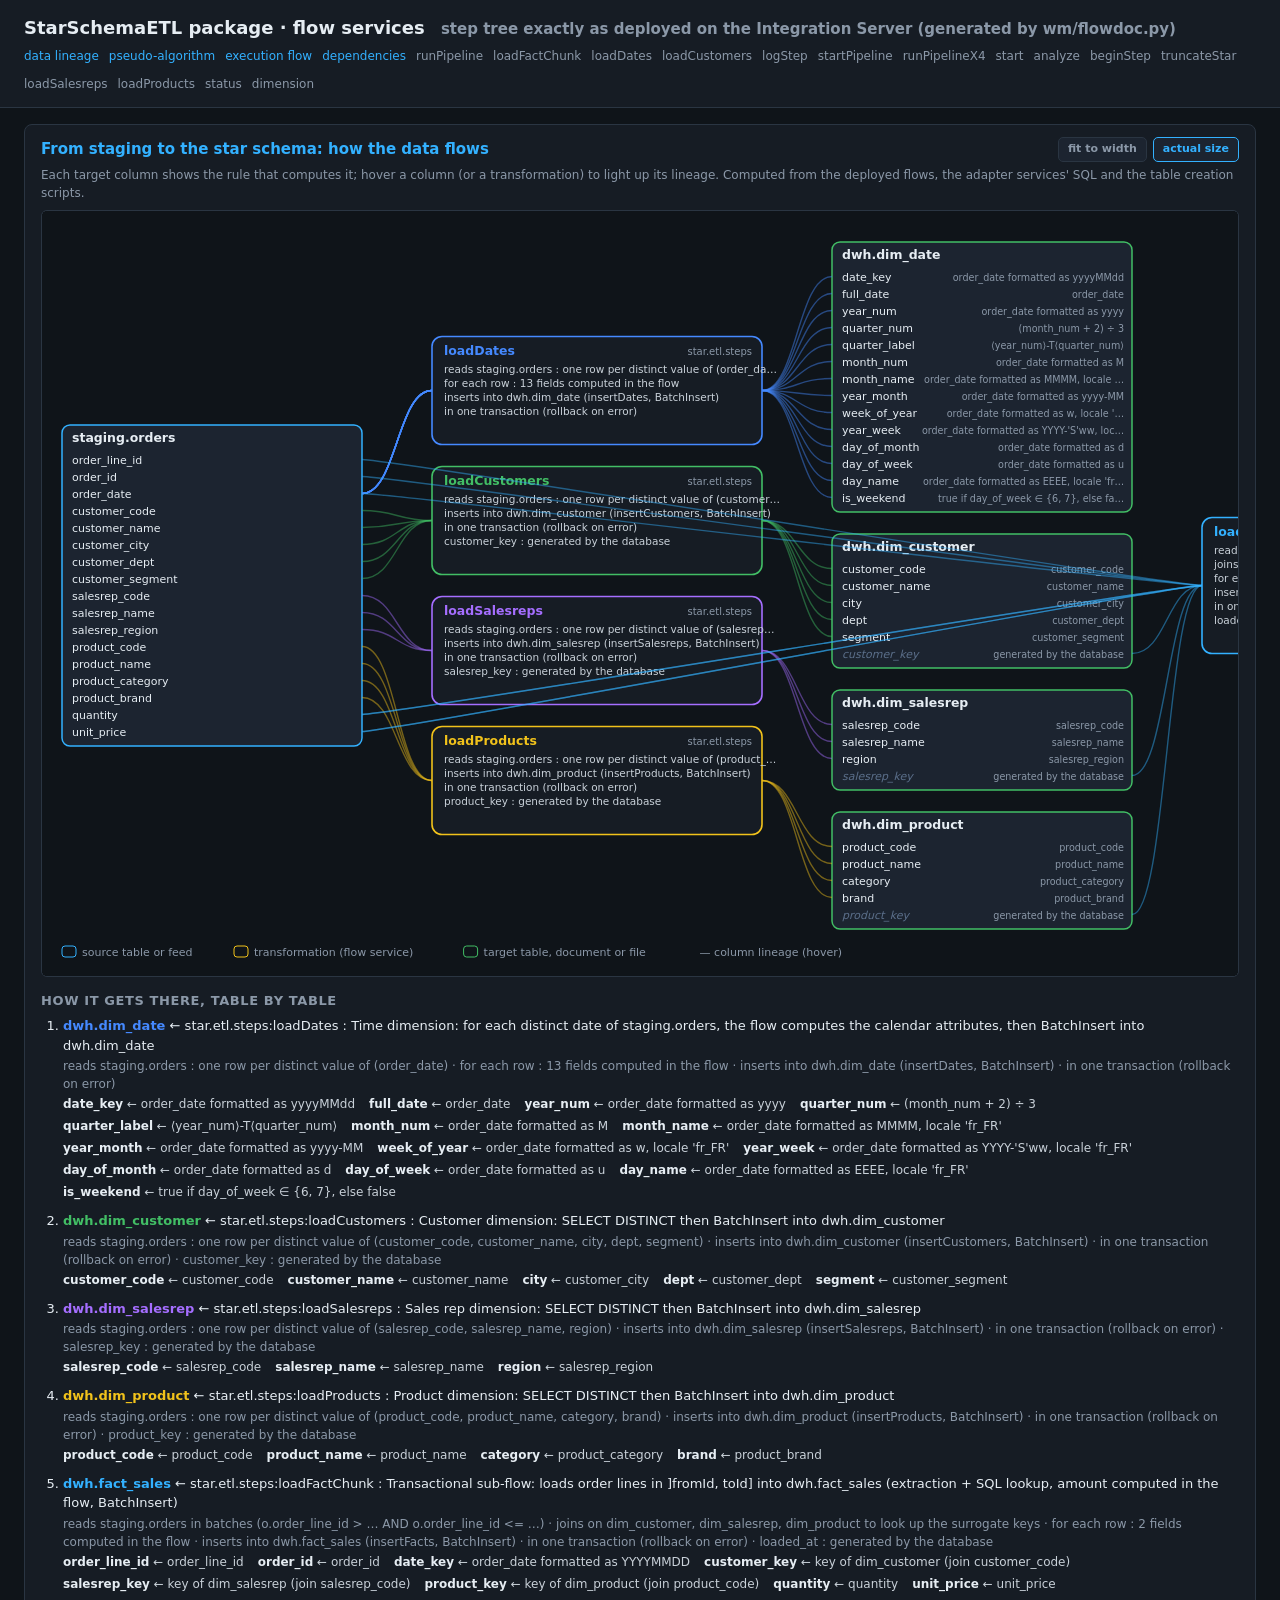
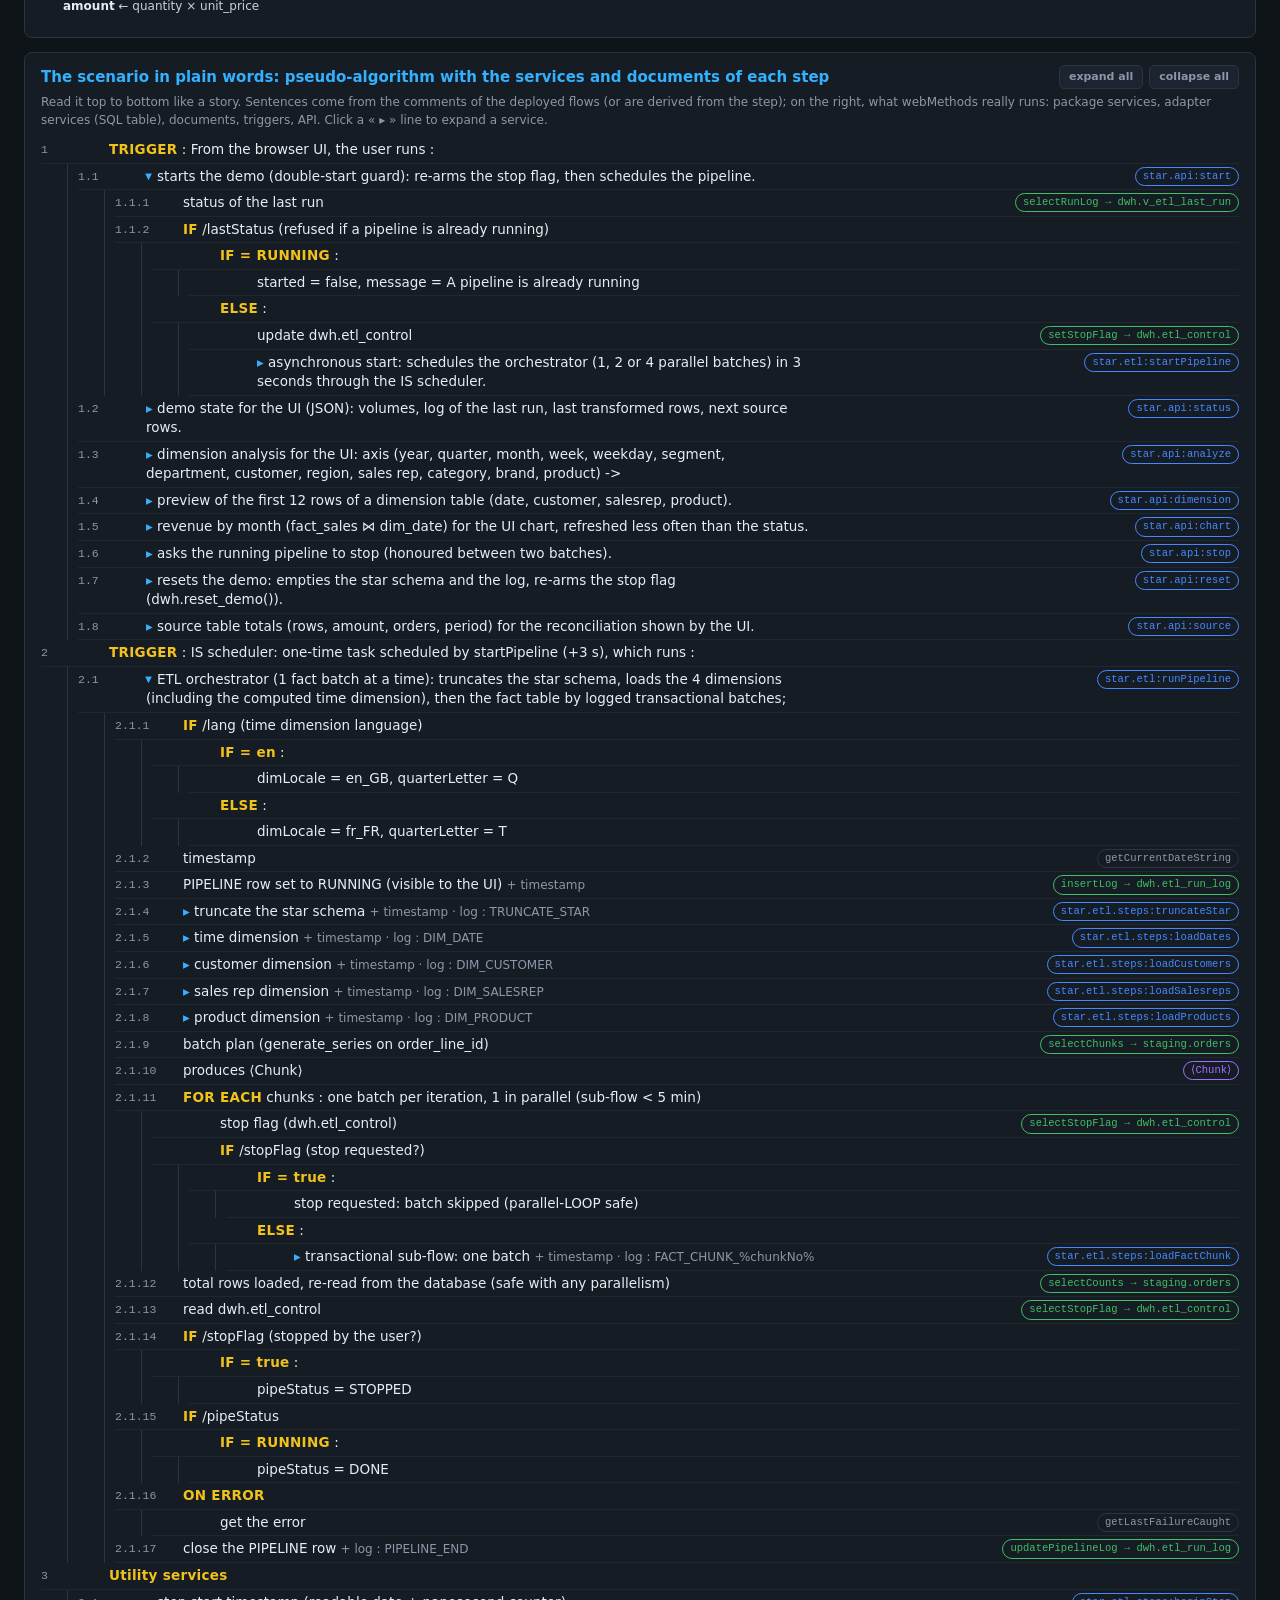
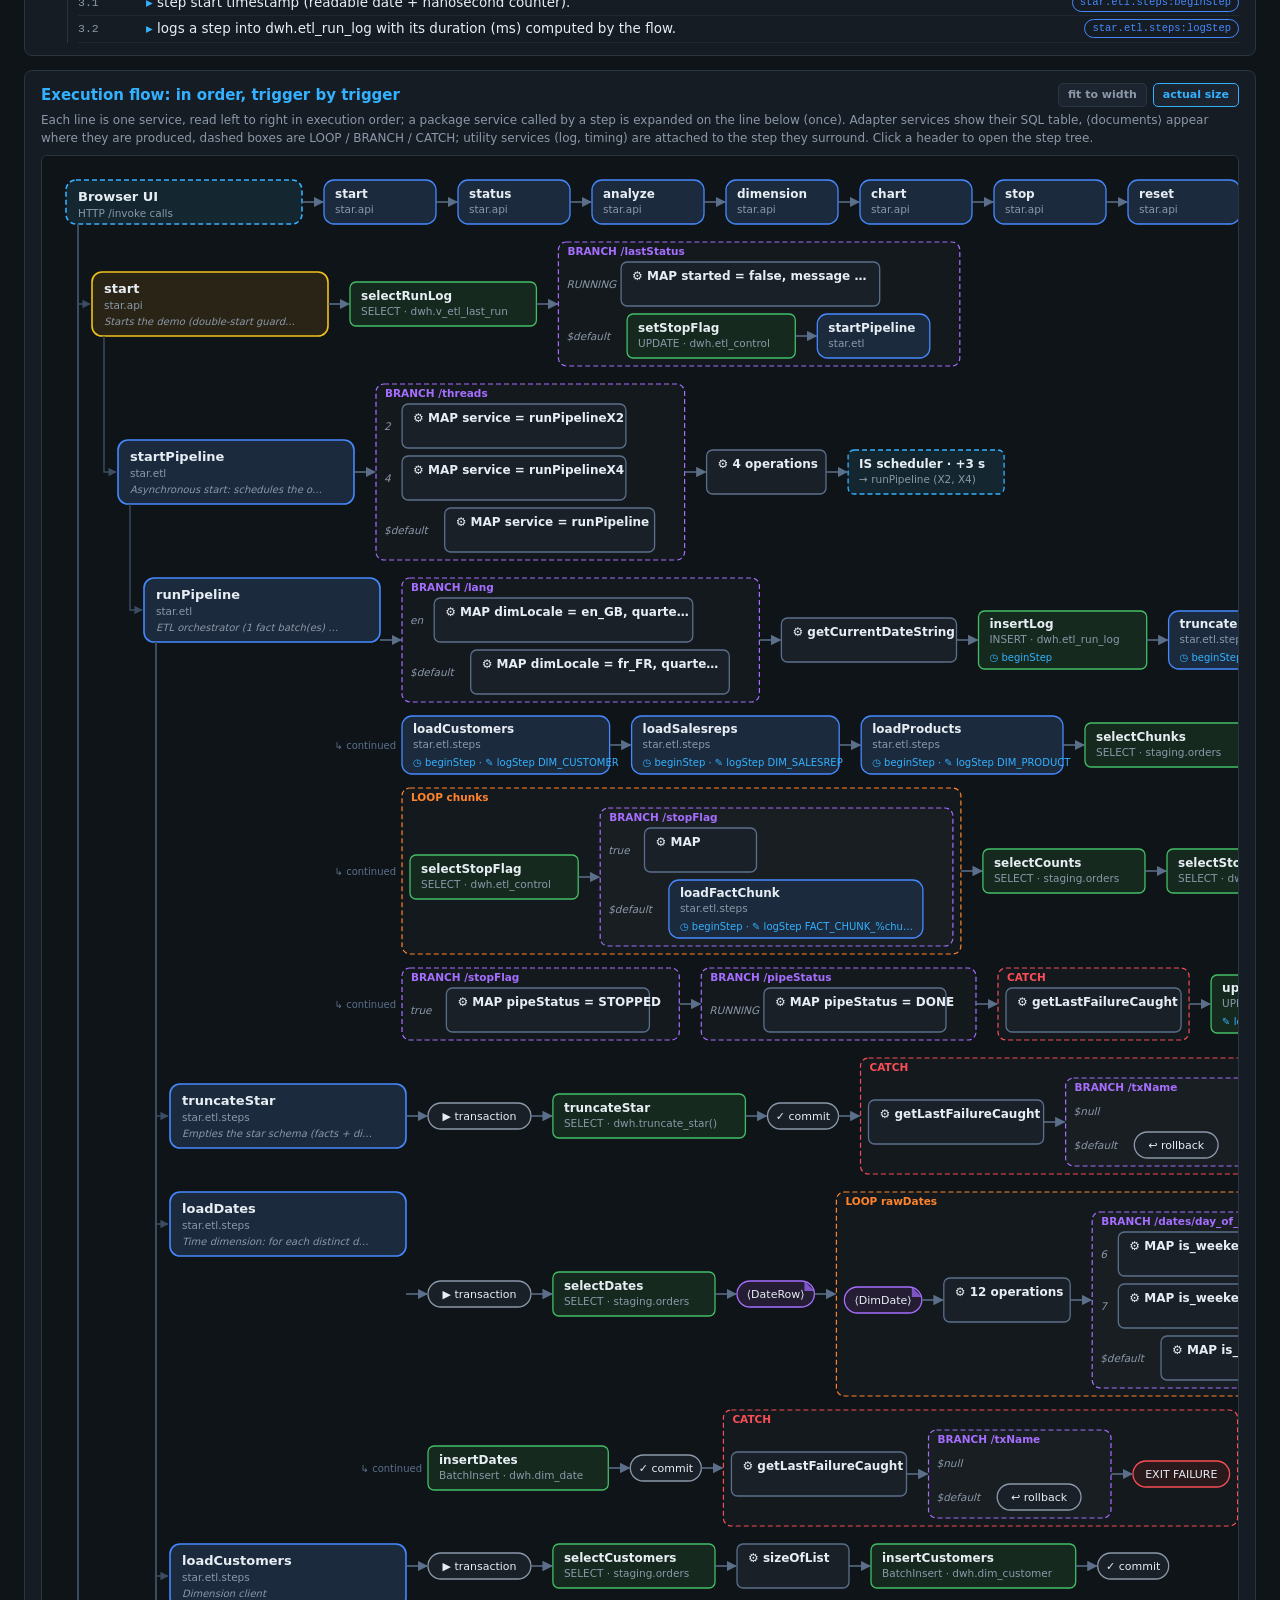
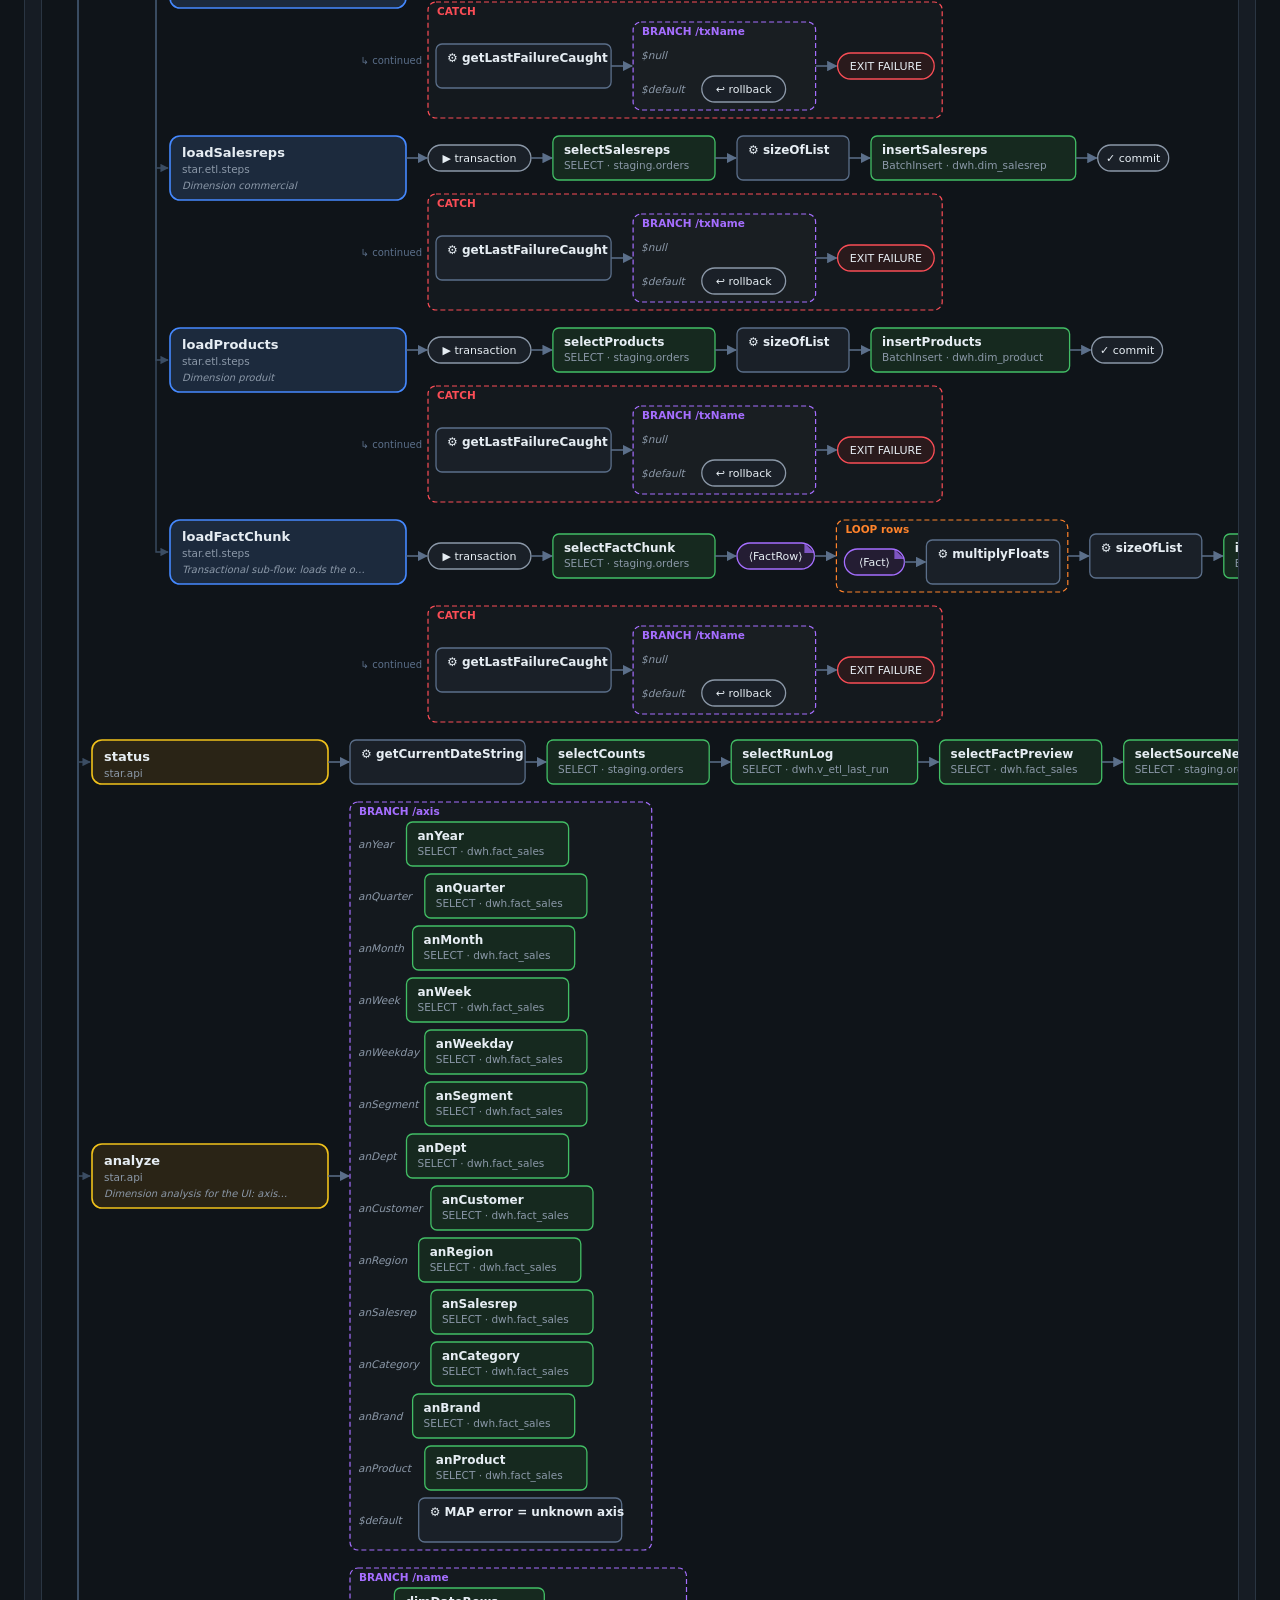
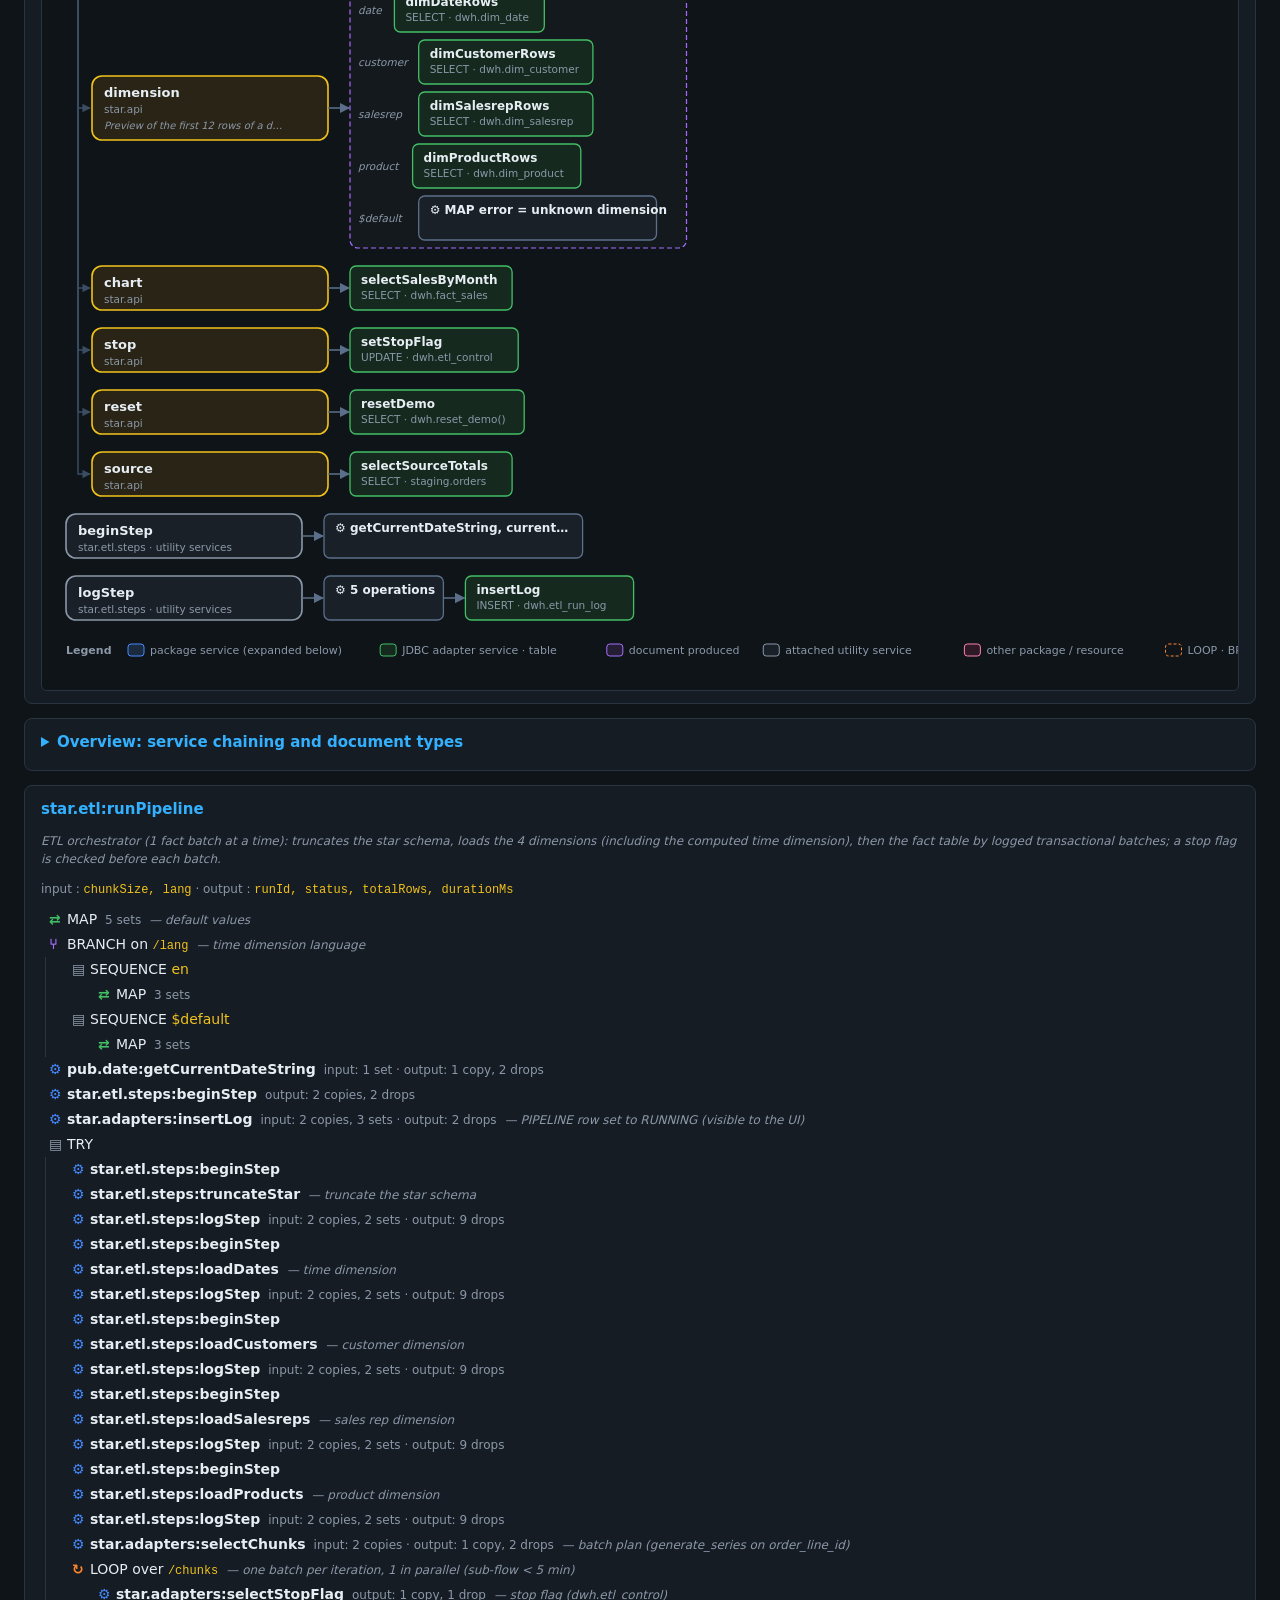
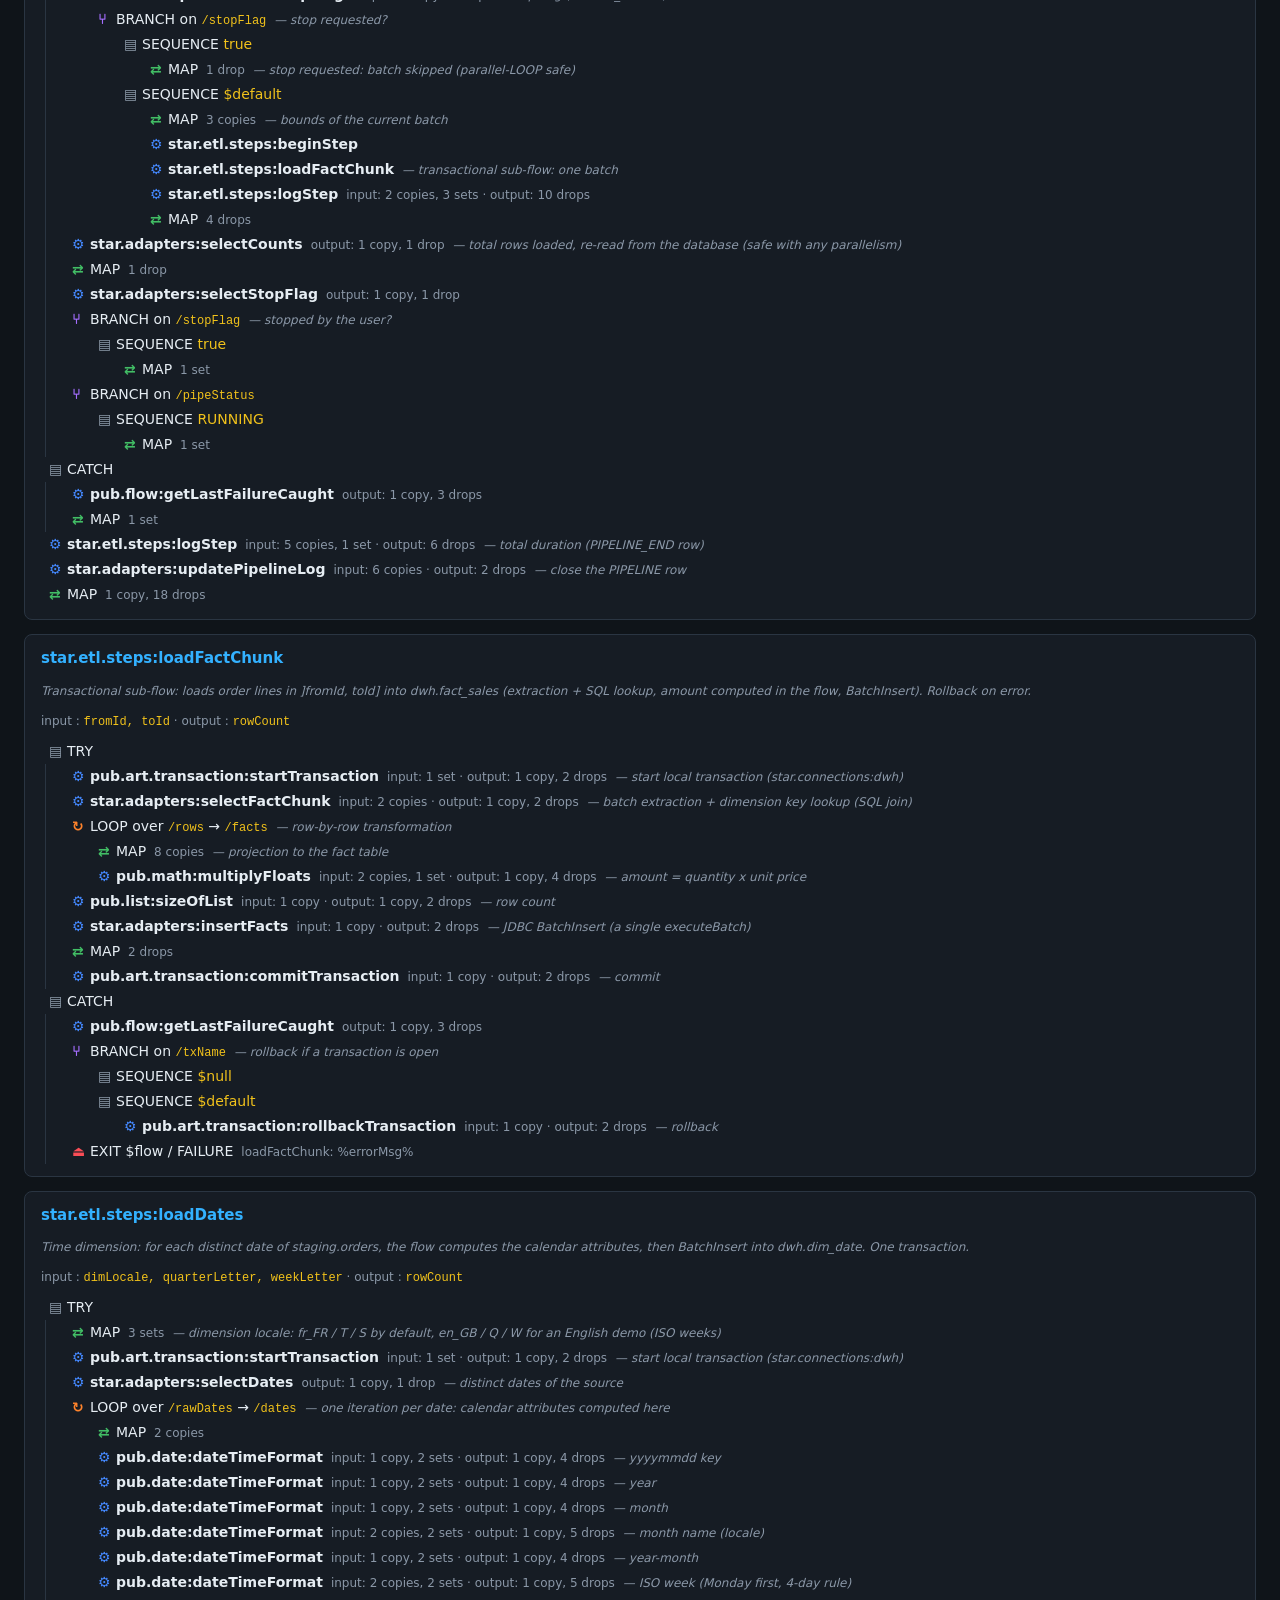
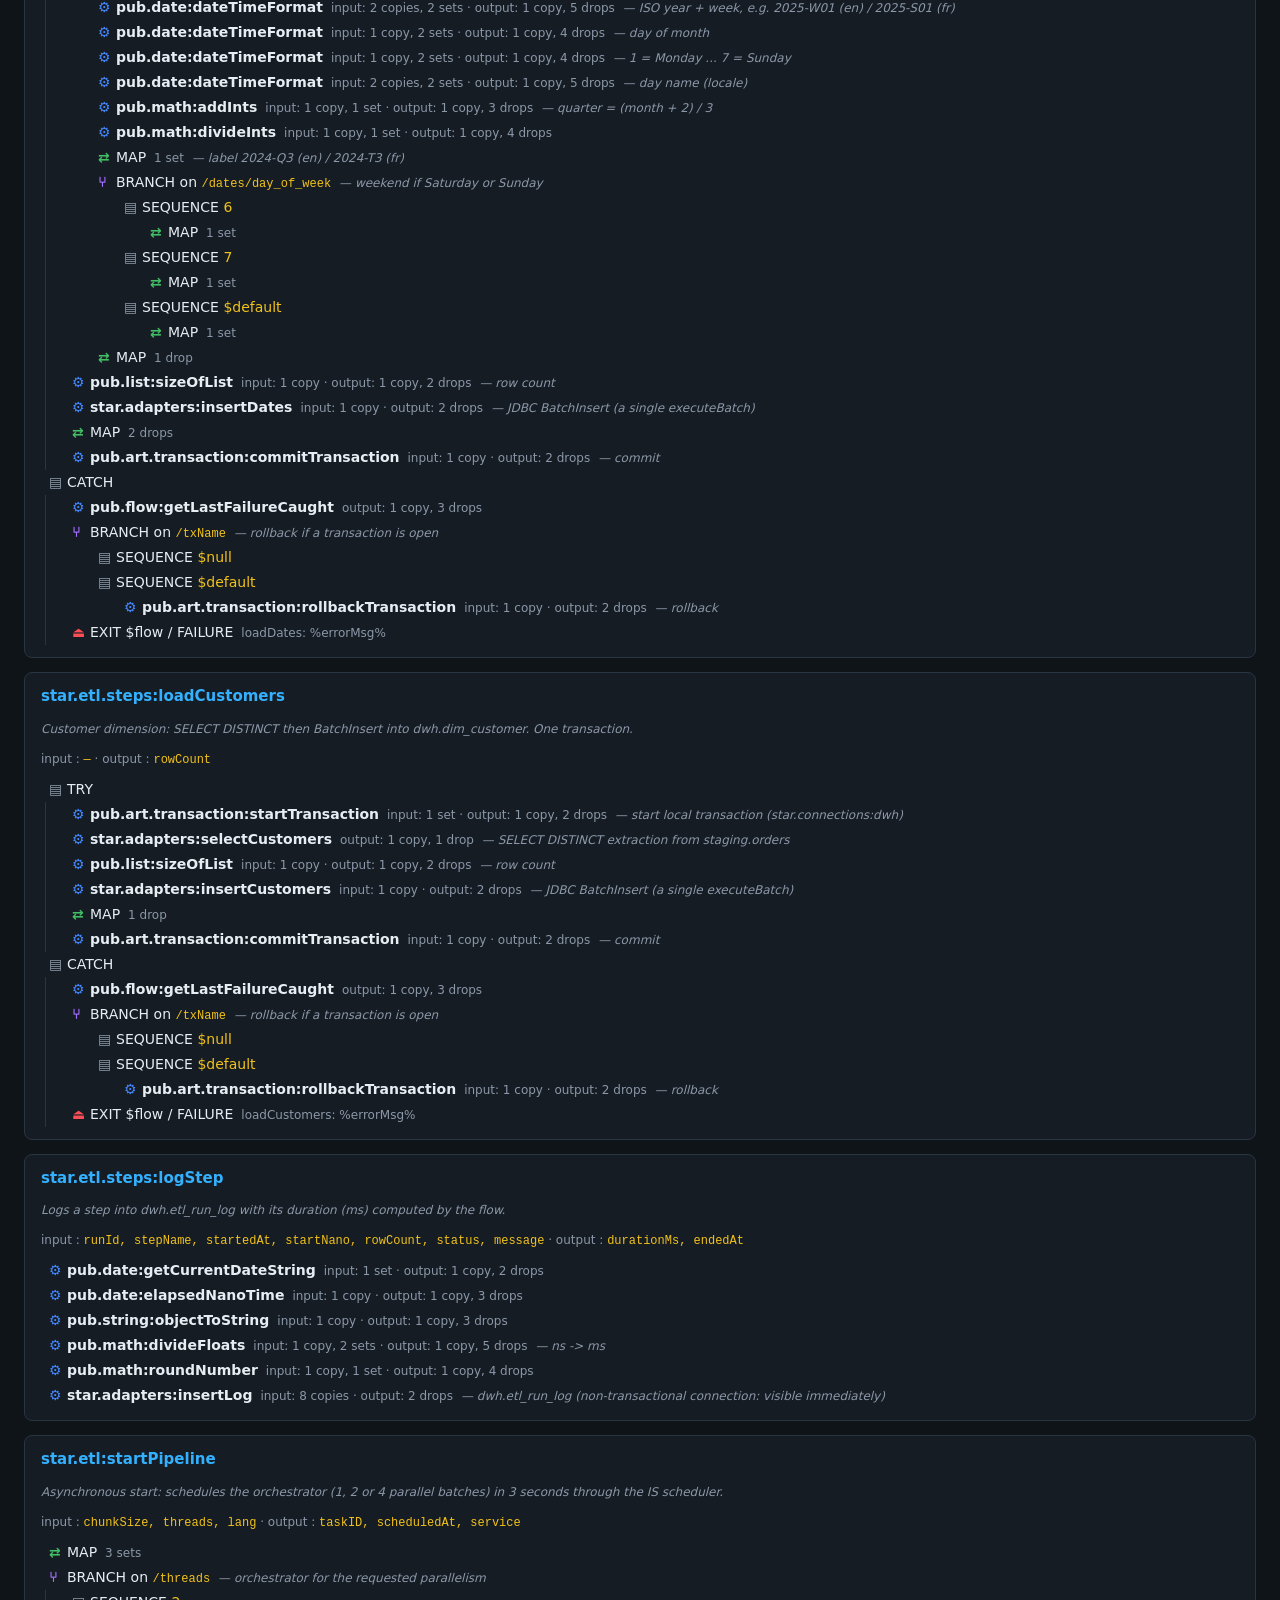
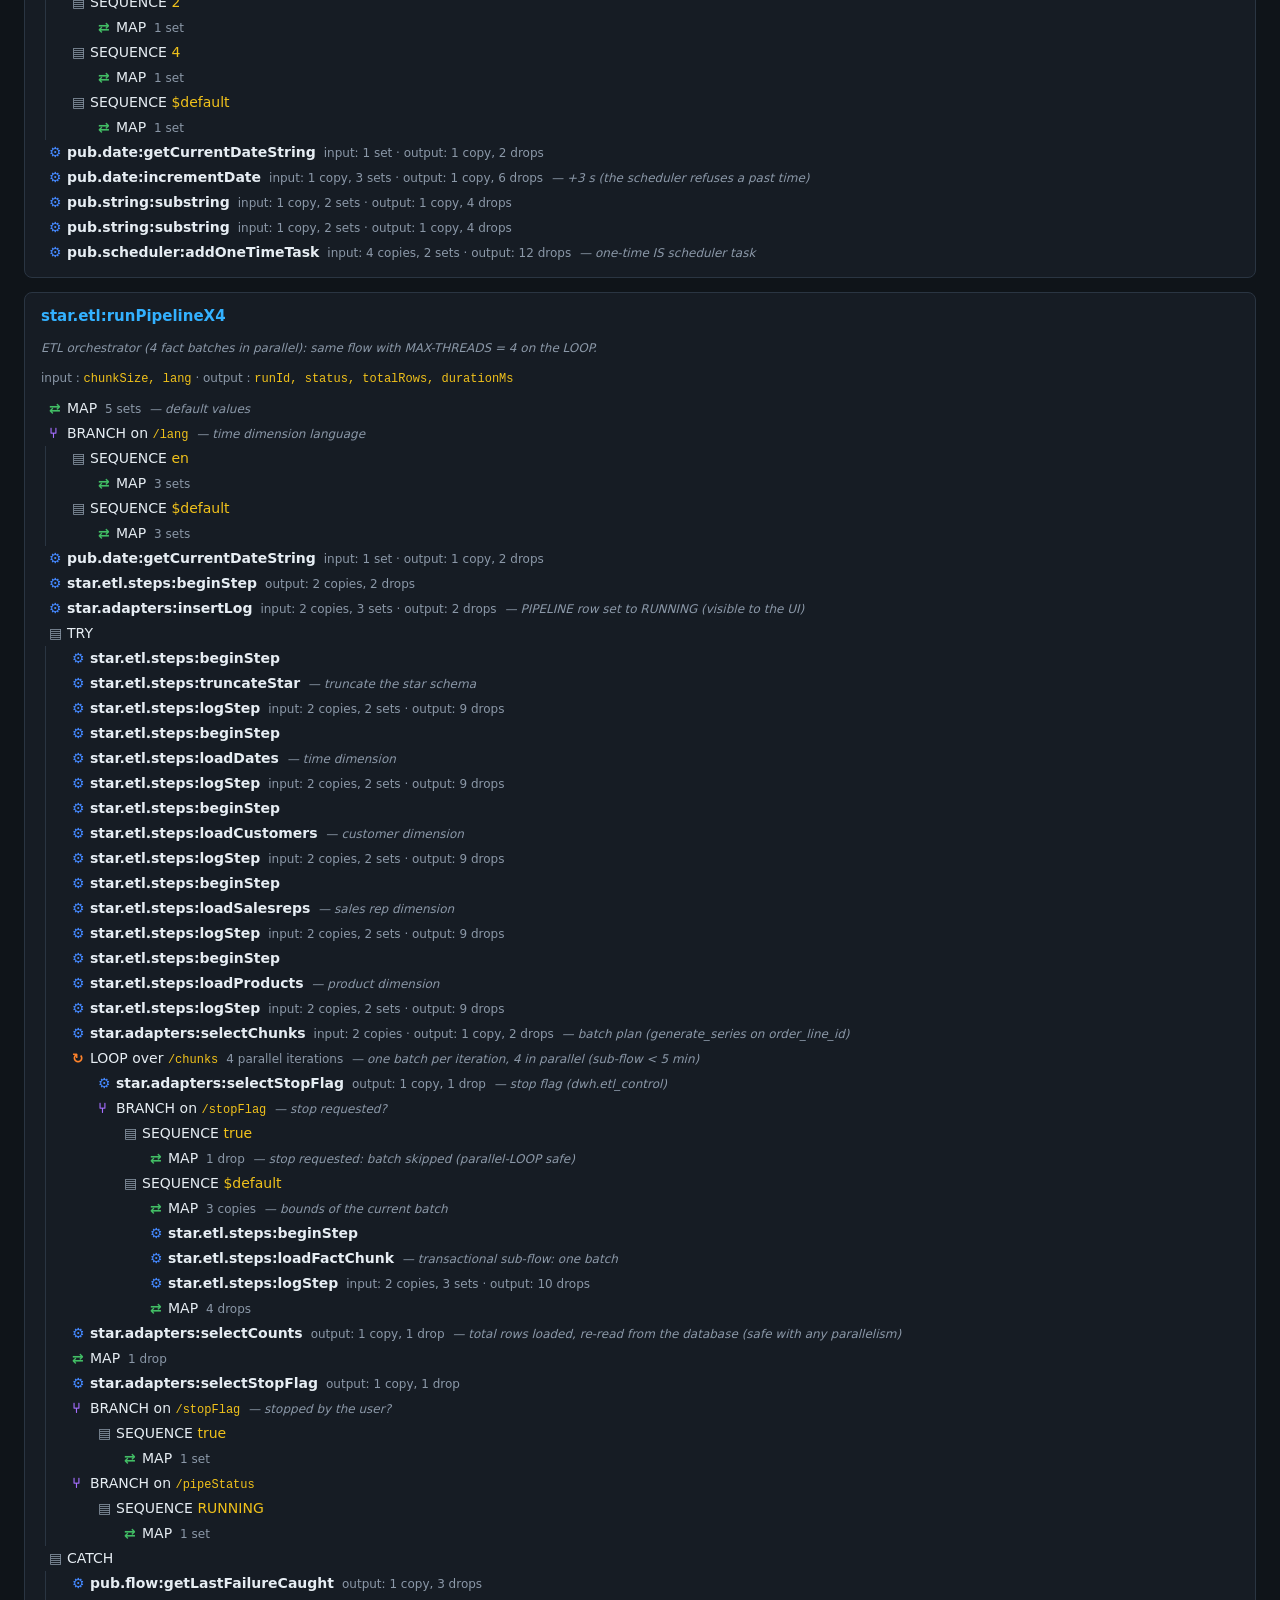
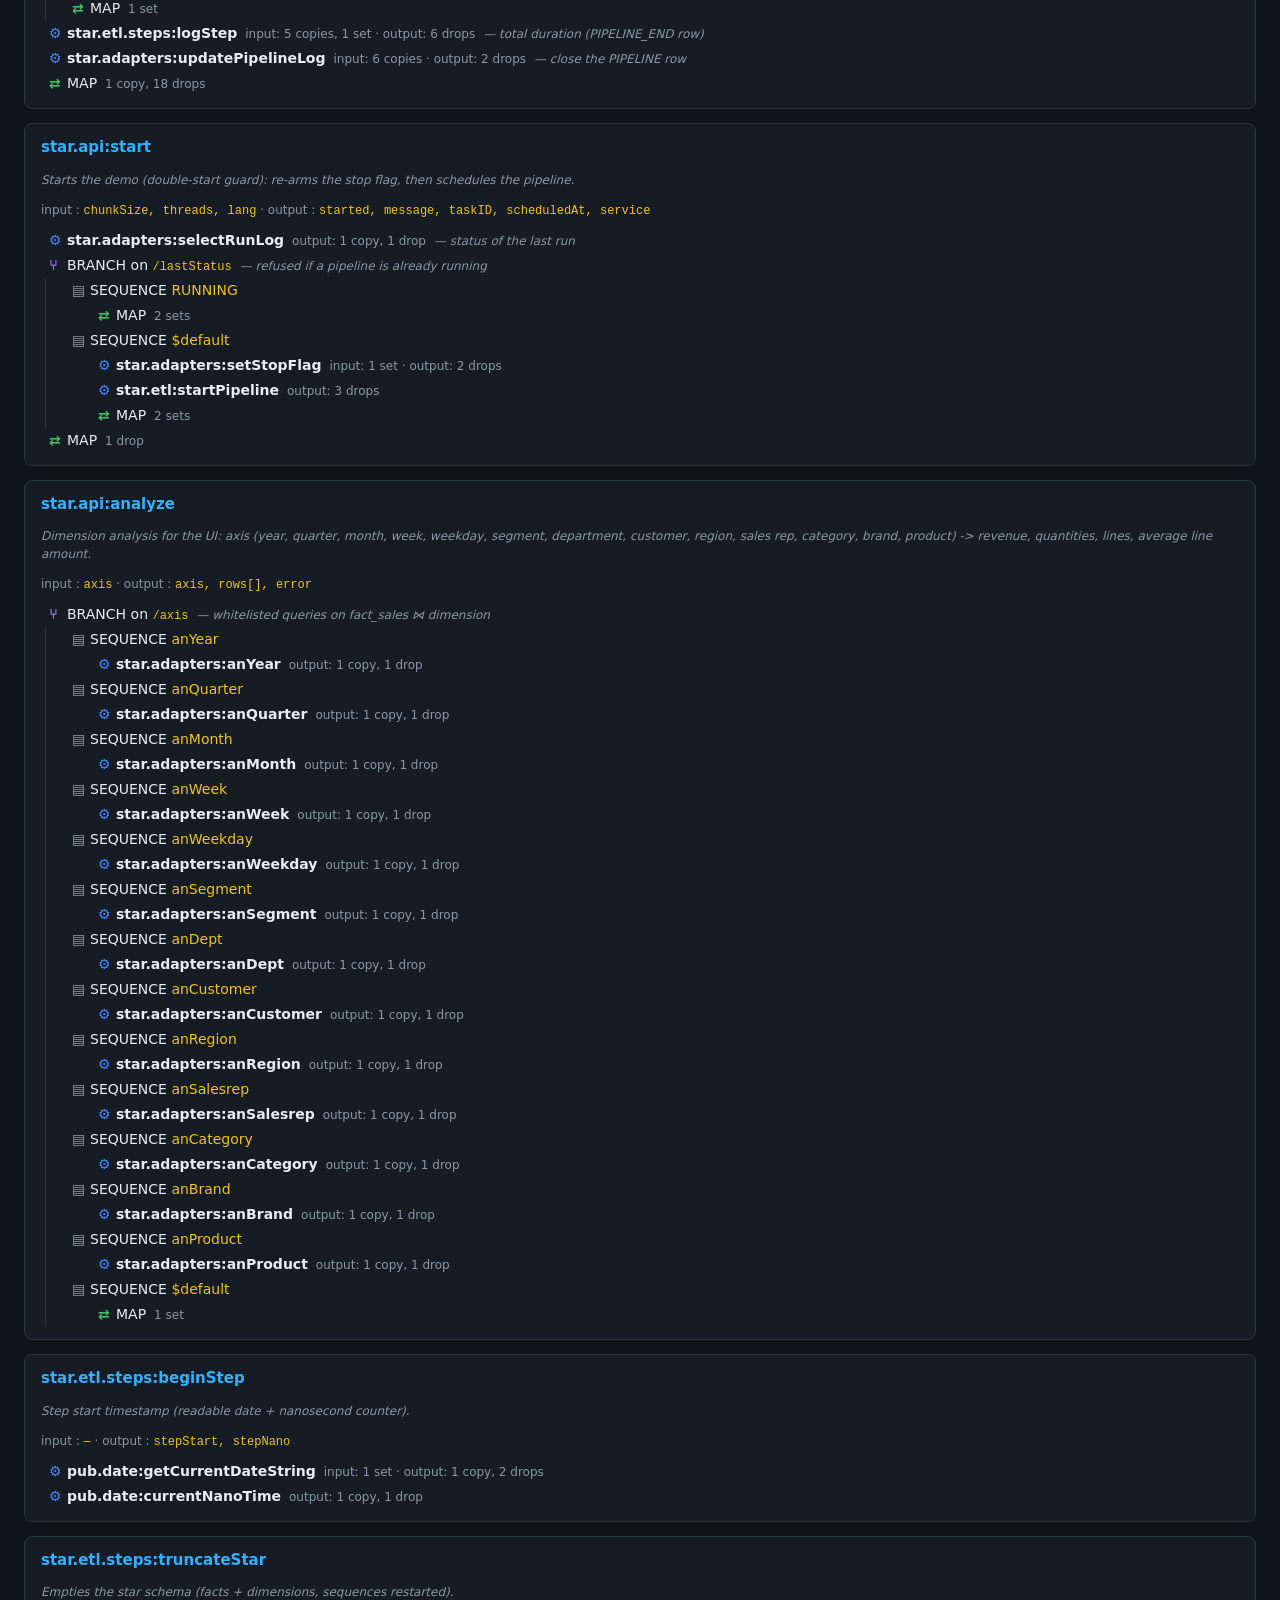
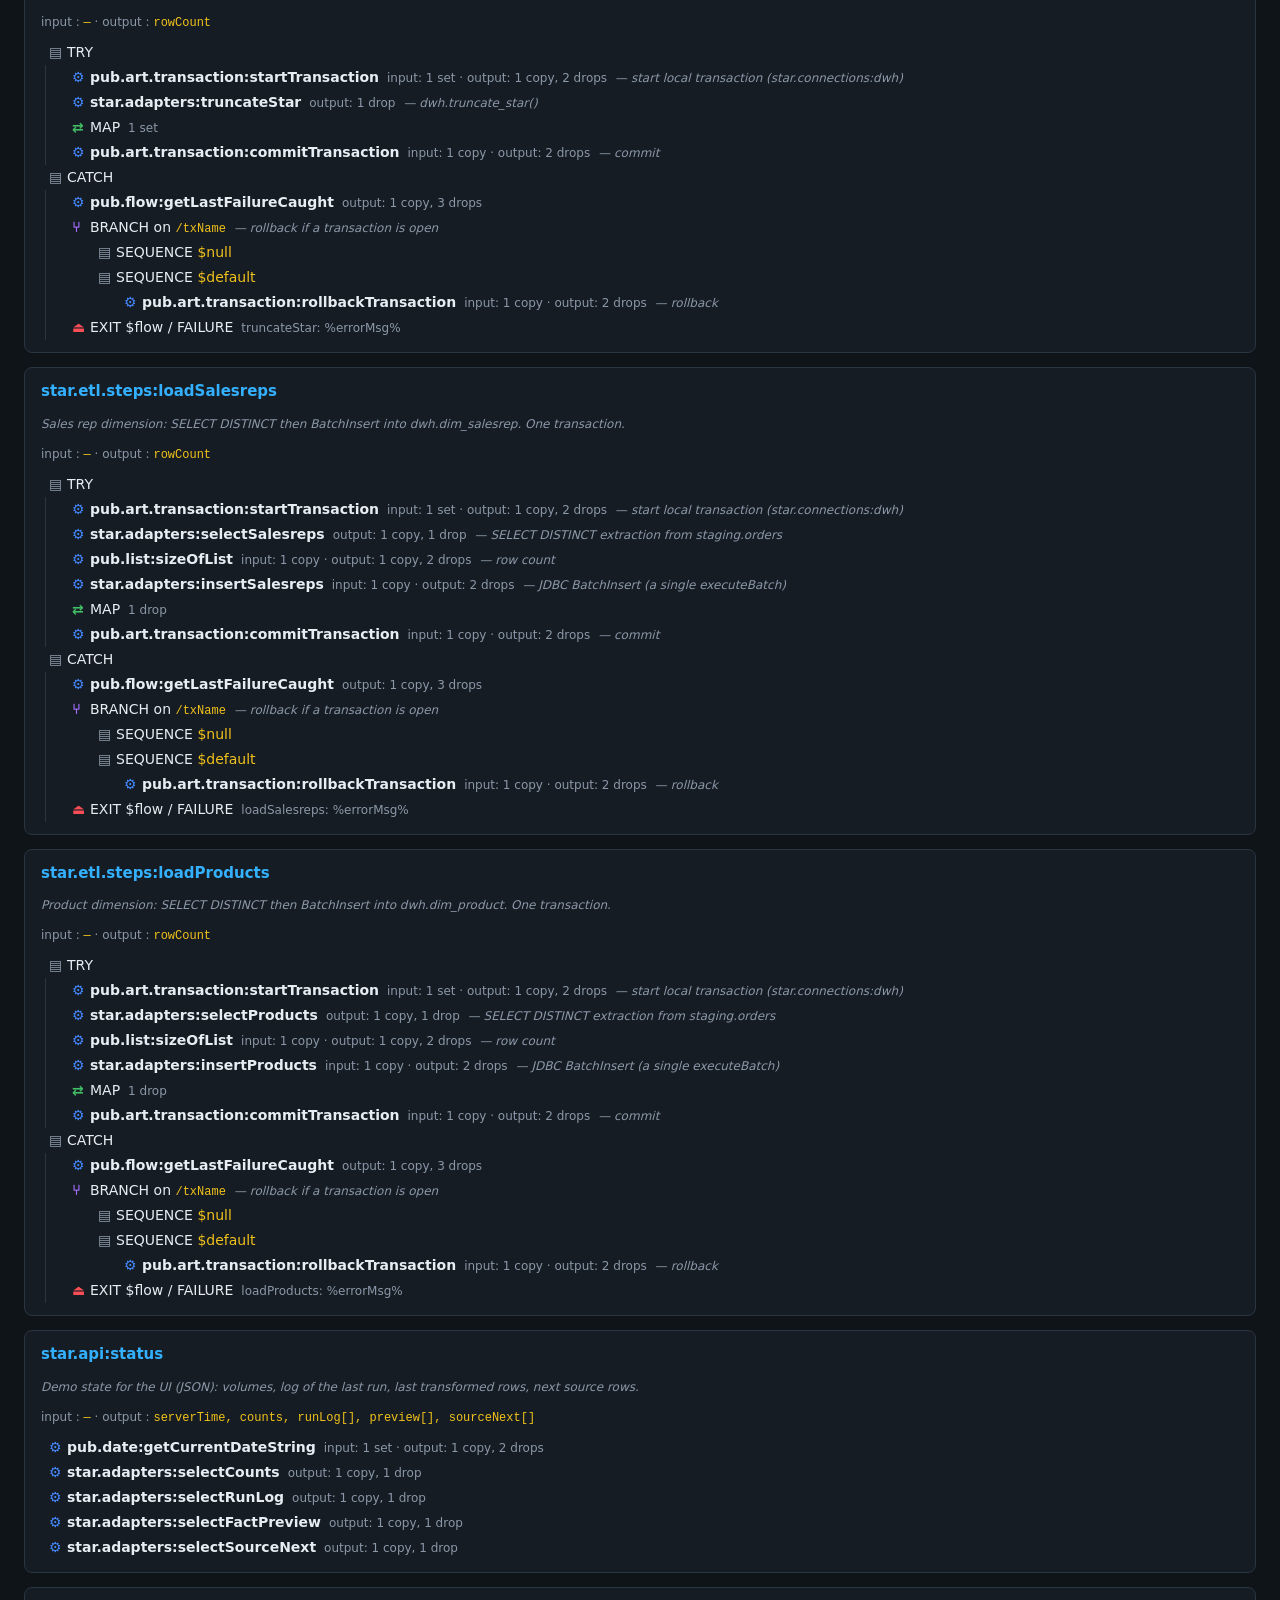
<file: ui/flows.html>
<!DOCTYPE html><html lang="fr"><head><meta charset="utf-8"><title>StarSchemaETL · flow services</title>
<style>
body{margin:0;background:#0f1419;color:#e6edf3;font:14px/1.5 "IBM Plex Sans","Segoe UI",system-ui,sans-serif}
header{padding:14px 24px;border-bottom:1px solid #2a3542;background:#161c24;position:sticky;top:0} header h1{margin:0;font-size:18px} header small{color:#8b98a8;margin-left:10px}
main{padding:16px 24px;display:grid;grid-template-columns:minmax(0,1fr);gap:14px} .svc{background:#161c24;border:1px solid #2a3542;border-radius:8px;padding:12px 16px}
.svc h2{margin:0 0 4px;font-size:15px;color:#33b1ff} .sig{color:#8b98a8;font-size:12px;margin:0 0 8px} code{color:#f1c21b;font-size:12px}
.step{padding:2px 0 2px 0;border-left:1px solid #2a3542;margin-left:4px;white-space:nowrap;overflow:hidden;text-overflow:ellipsis}
.d0{padding-left:8px;border-left:none;margin-left:0} .d1{padding-left:26px} .d2{padding-left:52px} .d3{padding-left:78px} .d4{padding-left:104px} .d5{padding-left:130px} .d6{padding-left:156px}
.ic{display:inline-block;width:18px;font-weight:700} .lb{margin-right:8px} .dt{color:#8b98a8;font-size:12px;margin-right:8px} .cm{color:#8b98a8;font-style:italic;font-size:12px} .lbl{color:#f1c21b}
.graph .wrap{overflow:auto;background:#0f1419;border:1px solid #2a3542;border-radius:6px} .graph svg{display:block} .graph svg.fit{width:100%;height:auto}

.algo{font-size:13.5px;line-height:1.45} .algo .ln{display:grid;grid-template-columns:58px minmax(0,1fr) minmax(220px,36%);gap:10px;align-items:start;padding:3px 0;border-bottom:1px solid rgba(42,53,66,.45)}
.algo .num{color:#8b98a8;font-family:"IBM Plex Mono",ui-monospace,monospace;font-size:11.5px;padding-top:2px} .algo .txt{color:#e6edf3} .algo .kw{color:#f1c21b;font-weight:700;letter-spacing:.3px}
.algo .an{display:flex;flex-wrap:wrap;gap:4px;justify-content:flex-end} .algo .ch{font-size:10.5px;padding:1px 7px;border-radius:999px;border:1px solid #2a3542;color:#8b98a8;white-space:nowrap;font-family:"IBM Plex Mono",ui-monospace,monospace}
.algo .c-flow{color:#4589ff;border-color:#4589ff} .algo .c-api{color:#f1c21b;border-color:#f1c21b} .algo .c-adp{color:#42be65;border-color:#42be65} .algo .c-doc{color:#a56eff;border-color:#a56eff}
.algo .c-ext{color:#ff7eb6;border-color:#ff7eb6} .algo .c-ent{color:#33b1ff;border-color:#33b1ff} .algo .sub{margin-left:26px;border-left:1px solid #2a3542;padding-left:10px}
.algo .ut{color:#8b98a8;font-size:12px} .algo summary{list-style:none;cursor:pointer} .algo summary::-webkit-details-marker{display:none} .algo .tri{color:#33b1ff;display:inline-block;transition:transform .15s}
.algo details[open]>summary .tri{transform:rotate(90deg)} .algo details>summary:hover .txt{color:#33b1ff}


.lgh{font-size:13px;margin:14px 0 6px;color:#8b98a8;text-transform:uppercase;letter-spacing:.6px} .lgs{margin:0;padding-left:22px;font-size:13px} .lgs li{margin:0 0 10px}
.lgl{color:#8b98a8;font-size:12px;margin:2px 0} .lgr{display:flex;flex-wrap:wrap;gap:4px 14px;font-size:12px;color:#c9d1d9} .lgr b{color:#e6edf3;font-weight:600}

.graph h2{display:flex;align-items:center;gap:10px} details.graph summary{cursor:pointer;color:#33b1ff;font-size:15px;font-weight:600;margin:0 0 4px} .graph p.sig{display:flex;align-items:center;gap:8px;flex-wrap:wrap} .gtools{margin-left:auto;display:flex;gap:6px} .gbtn{background:#1c2430;color:#8b98a8;border:1px solid #2a3542;border-radius:5px;padding:3px 9px;font:inherit;font-size:11px;cursor:pointer} .gbtn.on{color:#33b1ff;border-color:#33b1ff}
nav{display:flex;gap:10px;flex-wrap:wrap;font-size:12px;margin-top:6px} nav a{color:#8b98a8;text-decoration:none} nav a:hover{color:#33b1ff}
</style></head><body><header><h1>StarSchemaETL package · flow services <small>step tree exactly as deployed on the Integration Server (generated by wm/flowdoc.py)</small></h1>
<nav><a href="#data" style="color:#33b1ff">data lineage</a> <a href="#algo" style="color:#33b1ff">pseudo-algorithm</a> <a href="#exec" style="color:#33b1ff">execution flow</a> <a href="#workflow" style="color:#33b1ff">dependencies</a> <a href="#star.etl:runPipeline">runPipeline</a> <a href="#star.etl.steps:loadFactChunk">loadFactChunk</a> <a href="#star.etl.steps:loadDates">loadDates</a> <a href="#star.etl.steps:loadCustomers">loadCustomers</a> <a href="#star.etl.steps:logStep">logStep</a> <a href="#star.etl:startPipeline">startPipeline</a> <a href="#star.etl:runPipelineX4">runPipelineX4</a> <a href="#star.api:start">start</a> <a href="#star.api:analyze">analyze</a> <a href="#star.etl.steps:beginStep">beginStep</a> <a href="#star.etl.steps:truncateStar">truncateStar</a> <a href="#star.etl.steps:loadSalesreps">loadSalesreps</a> <a href="#star.etl.steps:loadProducts">loadProducts</a> <a href="#star.api:status">status</a> <a href="#star.api:dimension">dimension</a></nav></header>
<main><section class="svc graph" id="data"><h2>From staging to the star schema: how the data flows <span class="gtools"><button class="gbtn" data-fit="1">fit to width</button><button class="gbtn" data-fit="0">actual size</button></span></h2><p class="sig">Each target column shows the rule that computes it; hover a column (or a transformation) to light up its lineage. Computed from the deployed flows, the adapter services&#x27; SQL and the table creation scripts.</p><div class="wrap"><svg class="lg" xmlns="http://www.w3.org/2000/svg" viewBox="0 0 1880 765" width="1880" height="765" data-w="1880"><style>.lg text{font-family:"IBM Plex Sans","Segoe UI",system-ui,sans-serif}.lg .ln{fill:none;stroke-width:1.4;opacity:.45}.lg .ln.hi{opacity:1;stroke-width:2.6}.lg .ln.dim{opacity:.06}.lg .row:hover rect{fill:rgba(51,177,255,.15)}.lg .row.hi rect{fill:rgba(51,177,255,.22)}.lg .rule{font-size:9.6px;fill:#8b98a8}.lg .cn{font-size:11px;fill:#e6edf3}.lg .cn.gen{fill:#5b6f8a;font-style:italic}</style><rect x="790" y="31.0" width="300" height="270" rx="8" fill="#1c2430" stroke="#42be65" stroke-width="1.5"/><text x="800" y="48.0" font-size="12.5" font-weight="700" fill="#e6edf3">dwh.dim_date</text><g class="row" data-id="dwh.dim_date.date_key" data-src="staging.orders.order_date"><title>date_key ← order_date formatted as yyyyMMdd</title><rect x="791" y="57.0" width="298" height="17" fill="transparent"/><text class="cn" x="800" y="69.5">date_key</text><text class="rule" x="1082" y="69.5" text-anchor="end">order_date formatted as yyyyMMdd</text></g><g class="row" data-id="dwh.dim_date.full_date" data-src="staging.orders.order_date"><title>full_date ← order_date</title><rect x="791" y="74.0" width="298" height="17" fill="transparent"/><text class="cn" x="800" y="86.5">full_date</text><text class="rule" x="1082" y="86.5" text-anchor="end">order_date</text></g><g class="row" data-id="dwh.dim_date.year_num" data-src="staging.orders.order_date"><title>year_num ← order_date formatted as yyyy</title><rect x="791" y="91.0" width="298" height="17" fill="transparent"/><text class="cn" x="800" y="103.5">year_num</text><text class="rule" x="1082" y="103.5" text-anchor="end">order_date formatted as yyyy</text></g><g class="row" data-id="dwh.dim_date.quarter_num" data-src="staging.orders.order_date"><title>quarter_num ← (month_num + 2) ÷ 3</title><rect x="791" y="108.0" width="298" height="17" fill="transparent"/><text class="cn" x="800" y="120.5">quarter_num</text><text class="rule" x="1082" y="120.5" text-anchor="end">(month_num + 2) ÷ 3</text></g><g class="row" data-id="dwh.dim_date.quarter_label" data-src="staging.orders.order_date,staging.orders.order_date"><title>quarter_label ← ⟨year_num⟩-T⟨quarter_num⟩</title><rect x="791" y="125.0" width="298" height="17" fill="transparent"/><text class="cn" x="800" y="137.5">quarter_label</text><text class="rule" x="1082" y="137.5" text-anchor="end">⟨year_num⟩-T⟨quarter_num⟩</text></g><g class="row" data-id="dwh.dim_date.month_num" data-src="staging.orders.order_date"><title>month_num ← order_date formatted as M</title><rect x="791" y="142.0" width="298" height="17" fill="transparent"/><text class="cn" x="800" y="154.5">month_num</text><text class="rule" x="1082" y="154.5" text-anchor="end">order_date formatted as M</text></g><g class="row" data-id="dwh.dim_date.month_name" data-src="staging.orders.order_date"><title>month_name ← order_date formatted as MMMM, locale 'fr_FR'</title><rect x="791" y="159.0" width="298" height="17" fill="transparent"/><text class="cn" x="800" y="171.5">month_name</text><text class="rule" x="1082" y="171.5" text-anchor="end">order_date formatted as MMMM, locale …</text></g><g class="row" data-id="dwh.dim_date.year_month" data-src="staging.orders.order_date"><title>year_month ← order_date formatted as yyyy-MM</title><rect x="791" y="176.0" width="298" height="17" fill="transparent"/><text class="cn" x="800" y="188.5">year_month</text><text class="rule" x="1082" y="188.5" text-anchor="end">order_date formatted as yyyy-MM</text></g><g class="row" data-id="dwh.dim_date.week_of_year" data-src="staging.orders.order_date"><title>week_of_year ← order_date formatted as w, locale 'fr_FR'</title><rect x="791" y="193.0" width="298" height="17" fill="transparent"/><text class="cn" x="800" y="205.5">week_of_year</text><text class="rule" x="1082" y="205.5" text-anchor="end">order_date formatted as w, locale &#x27;…</text></g><g class="row" data-id="dwh.dim_date.year_week" data-src="staging.orders.order_date"><title>year_week ← order_date formatted as YYYY-'S'ww, locale 'fr_FR'</title><rect x="791" y="210.0" width="298" height="17" fill="transparent"/><text class="cn" x="800" y="222.5">year_week</text><text class="rule" x="1082" y="222.5" text-anchor="end">order_date formatted as YYYY-&#x27;S&#x27;ww, loc…</text></g><g class="row" data-id="dwh.dim_date.day_of_month" data-src="staging.orders.order_date"><title>day_of_month ← order_date formatted as d</title><rect x="791" y="227.0" width="298" height="17" fill="transparent"/><text class="cn" x="800" y="239.5">day_of_month</text><text class="rule" x="1082" y="239.5" text-anchor="end">order_date formatted as d</text></g><g class="row" data-id="dwh.dim_date.day_of_week" data-src="staging.orders.order_date"><title>day_of_week ← order_date formatted as u</title><rect x="791" y="244.0" width="298" height="17" fill="transparent"/><text class="cn" x="800" y="256.5">day_of_week</text><text class="rule" x="1082" y="256.5" text-anchor="end">order_date formatted as u</text></g><g class="row" data-id="dwh.dim_date.day_name" data-src="staging.orders.order_date"><title>day_name ← order_date formatted as EEEE, locale 'fr_FR'</title><rect x="791" y="261.0" width="298" height="17" fill="transparent"/><text class="cn" x="800" y="273.5">day_name</text><text class="rule" x="1082" y="273.5" text-anchor="end">order_date formatted as EEEE, locale &#x27;fr…</text></g><g class="row" data-id="dwh.dim_date.is_weekend" data-src=""><title>is_weekend ← true if day_of_week ∈ {6, 7}, else false</title><rect x="791" y="278.0" width="298" height="17" fill="transparent"/><text class="cn" x="800" y="290.5">is_weekend</text><text class="rule" x="1082" y="290.5" text-anchor="end">true if day_of_week ∈ {6, 7}, else fa…</text></g><rect x="20" y="214.0" width="300" height="321" rx="8" fill="#1c2430" stroke="#33b1ff" stroke-width="1.5"/><text x="30" y="231.0" font-size="12.5" font-weight="700" fill="#e6edf3">staging.orders</text><g class="row" data-id="staging.orders.order_line_id" data-src=""><title>order_line_id</title><rect x="21" y="240.0" width="298" height="17" fill="transparent"/><text class="cn" x="30" y="252.5">order_line_id</text><text class="rule" x="312" y="252.5" text-anchor="end"></text></g><g class="row" data-id="staging.orders.order_id" data-src=""><title>order_id</title><rect x="21" y="257.0" width="298" height="17" fill="transparent"/><text class="cn" x="30" y="269.5">order_id</text><text class="rule" x="312" y="269.5" text-anchor="end"></text></g><g class="row" data-id="staging.orders.order_date" data-src=""><title>order_date</title><rect x="21" y="274.0" width="298" height="17" fill="transparent"/><text class="cn" x="30" y="286.5">order_date</text><text class="rule" x="312" y="286.5" text-anchor="end"></text></g><g class="row" data-id="staging.orders.customer_code" data-src=""><title>customer_code</title><rect x="21" y="291.0" width="298" height="17" fill="transparent"/><text class="cn" x="30" y="303.5">customer_code</text><text class="rule" x="312" y="303.5" text-anchor="end"></text></g><g class="row" data-id="staging.orders.customer_name" data-src=""><title>customer_name</title><rect x="21" y="308.0" width="298" height="17" fill="transparent"/><text class="cn" x="30" y="320.5">customer_name</text><text class="rule" x="312" y="320.5" text-anchor="end"></text></g><g class="row" data-id="staging.orders.customer_city" data-src=""><title>customer_city</title><rect x="21" y="325.0" width="298" height="17" fill="transparent"/><text class="cn" x="30" y="337.5">customer_city</text><text class="rule" x="312" y="337.5" text-anchor="end"></text></g><g class="row" data-id="staging.orders.customer_dept" data-src=""><title>customer_dept</title><rect x="21" y="342.0" width="298" height="17" fill="transparent"/><text class="cn" x="30" y="354.5">customer_dept</text><text class="rule" x="312" y="354.5" text-anchor="end"></text></g><g class="row" data-id="staging.orders.customer_segment" data-src=""><title>customer_segment</title><rect x="21" y="359.0" width="298" height="17" fill="transparent"/><text class="cn" x="30" y="371.5">customer_segment</text><text class="rule" x="312" y="371.5" text-anchor="end"></text></g><g class="row" data-id="staging.orders.salesrep_code" data-src=""><title>salesrep_code</title><rect x="21" y="376.0" width="298" height="17" fill="transparent"/><text class="cn" x="30" y="388.5">salesrep_code</text><text class="rule" x="312" y="388.5" text-anchor="end"></text></g><g class="row" data-id="staging.orders.salesrep_name" data-src=""><title>salesrep_name</title><rect x="21" y="393.0" width="298" height="17" fill="transparent"/><text class="cn" x="30" y="405.5">salesrep_name</text><text class="rule" x="312" y="405.5" text-anchor="end"></text></g><g class="row" data-id="staging.orders.salesrep_region" data-src=""><title>salesrep_region</title><rect x="21" y="410.0" width="298" height="17" fill="transparent"/><text class="cn" x="30" y="422.5">salesrep_region</text><text class="rule" x="312" y="422.5" text-anchor="end"></text></g><g class="row" data-id="staging.orders.product_code" data-src=""><title>product_code</title><rect x="21" y="427.0" width="298" height="17" fill="transparent"/><text class="cn" x="30" y="439.5">product_code</text><text class="rule" x="312" y="439.5" text-anchor="end"></text></g><g class="row" data-id="staging.orders.product_name" data-src=""><title>product_name</title><rect x="21" y="444.0" width="298" height="17" fill="transparent"/><text class="cn" x="30" y="456.5">product_name</text><text class="rule" x="312" y="456.5" text-anchor="end"></text></g><g class="row" data-id="staging.orders.product_category" data-src=""><title>product_category</title><rect x="21" y="461.0" width="298" height="17" fill="transparent"/><text class="cn" x="30" y="473.5">product_category</text><text class="rule" x="312" y="473.5" text-anchor="end"></text></g><g class="row" data-id="staging.orders.product_brand" data-src=""><title>product_brand</title><rect x="21" y="478.0" width="298" height="17" fill="transparent"/><text class="cn" x="30" y="490.5">product_brand</text><text class="rule" x="312" y="490.5" text-anchor="end"></text></g><g class="row" data-id="staging.orders.quantity" data-src=""><title>quantity</title><rect x="21" y="495.0" width="298" height="17" fill="transparent"/><text class="cn" x="30" y="507.5">quantity</text><text class="rule" x="312" y="507.5" text-anchor="end"></text></g><g class="row" data-id="staging.orders.unit_price" data-src=""><title>unit_price</title><rect x="21" y="512.0" width="298" height="17" fill="transparent"/><text class="cn" x="30" y="524.5">unit_price</text><text class="rule" x="312" y="524.5" text-anchor="end"></text></g><rect x="790" y="323.0" width="300" height="134" rx="8" fill="#1c2430" stroke="#42be65" stroke-width="1.5"/><text x="800" y="340.0" font-size="12.5" font-weight="700" fill="#e6edf3">dwh.dim_customer</text><g class="row" data-id="dwh.dim_customer.customer_code" data-src="staging.orders.customer_code"><title>customer_code ← customer_code</title><rect x="791" y="349.0" width="298" height="17" fill="transparent"/><text class="cn" x="800" y="361.5">customer_code</text><text class="rule" x="1082" y="361.5" text-anchor="end">customer_code</text></g><g class="row" data-id="dwh.dim_customer.customer_name" data-src="staging.orders.customer_name"><title>customer_name ← customer_name</title><rect x="791" y="366.0" width="298" height="17" fill="transparent"/><text class="cn" x="800" y="378.5">customer_name</text><text class="rule" x="1082" y="378.5" text-anchor="end">customer_name</text></g><g class="row" data-id="dwh.dim_customer.city" data-src="staging.orders.customer_city"><title>city ← customer_city</title><rect x="791" y="383.0" width="298" height="17" fill="transparent"/><text class="cn" x="800" y="395.5">city</text><text class="rule" x="1082" y="395.5" text-anchor="end">customer_city</text></g><g class="row" data-id="dwh.dim_customer.dept" data-src="staging.orders.customer_dept"><title>dept ← customer_dept</title><rect x="791" y="400.0" width="298" height="17" fill="transparent"/><text class="cn" x="800" y="412.5">dept</text><text class="rule" x="1082" y="412.5" text-anchor="end">customer_dept</text></g><g class="row" data-id="dwh.dim_customer.segment" data-src="staging.orders.customer_segment"><title>segment ← customer_segment</title><rect x="791" y="417.0" width="298" height="17" fill="transparent"/><text class="cn" x="800" y="429.5">segment</text><text class="rule" x="1082" y="429.5" text-anchor="end">customer_segment</text></g><g class="row" data-id="dwh.dim_customer.customer_key" data-src=""><title>customer_key</title><rect x="791" y="434.0" width="298" height="17" fill="transparent"/><text class="cn gen" x="800" y="446.5">customer_key</text><text class="rule" x="1082" y="446.5" text-anchor="end">generated by the database</text></g><rect x="790" y="479.0" width="300" height="100" rx="8" fill="#1c2430" stroke="#42be65" stroke-width="1.5"/><text x="800" y="496.0" font-size="12.5" font-weight="700" fill="#e6edf3">dwh.dim_salesrep</text><g class="row" data-id="dwh.dim_salesrep.salesrep_code" data-src="staging.orders.salesrep_code"><title>salesrep_code ← salesrep_code</title><rect x="791" y="505.0" width="298" height="17" fill="transparent"/><text class="cn" x="800" y="517.5">salesrep_code</text><text class="rule" x="1082" y="517.5" text-anchor="end">salesrep_code</text></g><g class="row" data-id="dwh.dim_salesrep.salesrep_name" data-src="staging.orders.salesrep_name"><title>salesrep_name ← salesrep_name</title><rect x="791" y="522.0" width="298" height="17" fill="transparent"/><text class="cn" x="800" y="534.5">salesrep_name</text><text class="rule" x="1082" y="534.5" text-anchor="end">salesrep_name</text></g><g class="row" data-id="dwh.dim_salesrep.region" data-src="staging.orders.salesrep_region"><title>region ← salesrep_region</title><rect x="791" y="539.0" width="298" height="17" fill="transparent"/><text class="cn" x="800" y="551.5">region</text><text class="rule" x="1082" y="551.5" text-anchor="end">salesrep_region</text></g><g class="row" data-id="dwh.dim_salesrep.salesrep_key" data-src=""><title>salesrep_key</title><rect x="791" y="556.0" width="298" height="17" fill="transparent"/><text class="cn gen" x="800" y="568.5">salesrep_key</text><text class="rule" x="1082" y="568.5" text-anchor="end">generated by the database</text></g><rect x="790" y="601.0" width="300" height="117" rx="8" fill="#1c2430" stroke="#42be65" stroke-width="1.5"/><text x="800" y="618.0" font-size="12.5" font-weight="700" fill="#e6edf3">dwh.dim_product</text><g class="row" data-id="dwh.dim_product.product_code" data-src="staging.orders.product_code"><title>product_code ← product_code</title><rect x="791" y="627.0" width="298" height="17" fill="transparent"/><text class="cn" x="800" y="639.5">product_code</text><text class="rule" x="1082" y="639.5" text-anchor="end">product_code</text></g><g class="row" data-id="dwh.dim_product.product_name" data-src="staging.orders.product_name"><title>product_name ← product_name</title><rect x="791" y="644.0" width="298" height="17" fill="transparent"/><text class="cn" x="800" y="656.5">product_name</text><text class="rule" x="1082" y="656.5" text-anchor="end">product_name</text></g><g class="row" data-id="dwh.dim_product.category" data-src="staging.orders.product_category"><title>category ← product_category</title><rect x="791" y="661.0" width="298" height="17" fill="transparent"/><text class="cn" x="800" y="673.5">category</text><text class="rule" x="1082" y="673.5" text-anchor="end">product_category</text></g><g class="row" data-id="dwh.dim_product.brand" data-src="staging.orders.product_brand"><title>brand ← product_brand</title><rect x="791" y="678.0" width="298" height="17" fill="transparent"/><text class="cn" x="800" y="690.5">brand</text><text class="rule" x="1082" y="690.5" text-anchor="end">product_brand</text></g><g class="row" data-id="dwh.dim_product.product_key" data-src=""><title>product_key</title><rect x="791" y="695.0" width="298" height="17" fill="transparent"/><text class="cn gen" x="800" y="707.5">product_key</text><text class="rule" x="1082" y="707.5" text-anchor="end">generated by the database</text></g><rect x="1560" y="273.5" width="300" height="202" rx="8" fill="#1c2430" stroke="#42be65" stroke-width="1.5"/><text x="1570" y="290.5" font-size="12.5" font-weight="700" fill="#e6edf3">dwh.fact_sales</text><g class="row" data-id="dwh.fact_sales.order_line_id" data-src="staging.orders.order_line_id"><title>order_line_id ← order_line_id</title><rect x="1561" y="299.5" width="298" height="17" fill="transparent"/><text class="cn" x="1570" y="312.0">order_line_id</text><text class="rule" x="1852" y="312.0" text-anchor="end">order_line_id</text></g><g class="row" data-id="dwh.fact_sales.order_id" data-src="staging.orders.order_id"><title>order_id ← order_id</title><rect x="1561" y="316.5" width="298" height="17" fill="transparent"/><text class="cn" x="1570" y="329.0">order_id</text><text class="rule" x="1852" y="329.0" text-anchor="end">order_id</text></g><g class="row" data-id="dwh.fact_sales.date_key" data-src="staging.orders.order_date"><title>date_key ← order_date formatted as YYYYMMDD</title><rect x="1561" y="333.5" width="298" height="17" fill="transparent"/><text class="cn" x="1570" y="346.0">date_key</text><text class="rule" x="1852" y="346.0" text-anchor="end">order_date formatted as YYYYMMDD</text></g><g class="row" data-id="dwh.fact_sales.customer_key" data-src="dwh.dim_customer.customer_key"><title>customer_key ← key of dim_customer (join customer_code)</title><rect x="1561" y="350.5" width="298" height="17" fill="transparent"/><text class="cn" x="1570" y="363.0">customer_key</text><text class="rule" x="1852" y="363.0" text-anchor="end">key of dim_customer (join customer_…</text></g><g class="row" data-id="dwh.fact_sales.salesrep_key" data-src="dwh.dim_salesrep.salesrep_key"><title>salesrep_key ← key of dim_salesrep (join salesrep_code)</title><rect x="1561" y="367.5" width="298" height="17" fill="transparent"/><text class="cn" x="1570" y="380.0">salesrep_key</text><text class="rule" x="1852" y="380.0" text-anchor="end">key of dim_salesrep (join salesrep_…</text></g><g class="row" data-id="dwh.fact_sales.product_key" data-src="dwh.dim_product.product_key"><title>product_key ← key of dim_product (join product_code)</title><rect x="1561" y="384.5" width="298" height="17" fill="transparent"/><text class="cn" x="1570" y="397.0">product_key</text><text class="rule" x="1852" y="397.0" text-anchor="end">key of dim_product (join product_cod…</text></g><g class="row" data-id="dwh.fact_sales.quantity" data-src="staging.orders.quantity"><title>quantity ← quantity</title><rect x="1561" y="401.5" width="298" height="17" fill="transparent"/><text class="cn" x="1570" y="414.0">quantity</text><text class="rule" x="1852" y="414.0" text-anchor="end">quantity</text></g><g class="row" data-id="dwh.fact_sales.unit_price" data-src="staging.orders.unit_price"><title>unit_price ← unit_price</title><rect x="1561" y="418.5" width="298" height="17" fill="transparent"/><text class="cn" x="1570" y="431.0">unit_price</text><text class="rule" x="1852" y="431.0" text-anchor="end">unit_price</text></g><g class="row" data-id="dwh.fact_sales.amount" data-src="staging.orders.quantity,staging.orders.unit_price"><title>amount ← quantity × unit_price</title><rect x="1561" y="435.5" width="298" height="17" fill="transparent"/><text class="cn" x="1570" y="448.0">amount</text><text class="rule" x="1852" y="448.0" text-anchor="end">quantity × unit_price</text></g><g class="row" data-id="dwh.fact_sales.loaded_at" data-src=""><title>loaded_at</title><rect x="1561" y="452.5" width="298" height="17" fill="transparent"/><text class="cn gen" x="1570" y="465.0">loaded_at</text><text class="rule" x="1852" y="465.0" text-anchor="end">default value</text></g><a href="#star.etl.steps:loadDates"><g class="card" data-card="card0"><title>Time dimension: for each distinct date of staging.orders, the flow computes the calendar attributes, then BatchInsert into dwh.dim_date. One transaction.</title><rect x="390" y="125.5" width="330" height="108" rx="10" fill="#161c24" stroke="#4589ff" stroke-width="1.6"/><text x="402" y="143.5" font-size="12.5" font-weight="700" fill="#4589ff">loadDates</text><text x="710" y="143.5" font-size="10" fill="#8b98a8" text-anchor="end">star.etl.steps</text><text x="402" y="161.5" font-size="10.5" fill="#c9d1d9">reads staging.orders : one row per distinct value of (order_da…</text><text x="402" y="175.5" font-size="10.5" fill="#c9d1d9">for each row : 13 fields computed in the flow</text><text x="402" y="189.5" font-size="10.5" fill="#c9d1d9">inserts into dwh.dim_date (insertDates, BatchInsert)</text><text x="402" y="203.5" font-size="10.5" fill="#c9d1d9">in one transaction (rollback on error)</text></g></a><path class="ln" data-card="card0" data-t="dwh.dim_date.date_key" data-s="" d="M 720 179.5 C 755.0 179.5, 755.0 65.5, 790 65.5" stroke="#4589ff"/><path class="ln" data-card="card0" data-t="dwh.dim_date.date_key" data-s="staging.orders.order_date" d="M 320 282.5 C 355.0 282.5, 355.0 179.5, 390 179.5" stroke="#4589ff"/><path class="ln" data-card="card0" data-t="dwh.dim_date.full_date" data-s="" d="M 720 179.5 C 755.0 179.5, 755.0 82.5, 790 82.5" stroke="#4589ff"/><path class="ln" data-card="card0" data-t="dwh.dim_date.full_date" data-s="staging.orders.order_date" d="M 320 282.5 C 355.0 282.5, 355.0 179.5, 390 179.5" stroke="#4589ff"/><path class="ln" data-card="card0" data-t="dwh.dim_date.year_num" data-s="" d="M 720 179.5 C 755.0 179.5, 755.0 99.5, 790 99.5" stroke="#4589ff"/><path class="ln" data-card="card0" data-t="dwh.dim_date.year_num" data-s="staging.orders.order_date" d="M 320 282.5 C 355.0 282.5, 355.0 179.5, 390 179.5" stroke="#4589ff"/><path class="ln" data-card="card0" data-t="dwh.dim_date.quarter_num" data-s="" d="M 720 179.5 C 755.0 179.5, 755.0 116.5, 790 116.5" stroke="#4589ff"/><path class="ln" data-card="card0" data-t="dwh.dim_date.quarter_num" data-s="staging.orders.order_date" d="M 320 282.5 C 355.0 282.5, 355.0 179.5, 390 179.5" stroke="#4589ff"/><path class="ln" data-card="card0" data-t="dwh.dim_date.quarter_label" data-s="" d="M 720 179.5 C 755.0 179.5, 755.0 133.5, 790 133.5" stroke="#4589ff"/><path class="ln" data-card="card0" data-t="dwh.dim_date.quarter_label" data-s="staging.orders.order_date" d="M 320 282.5 C 355.0 282.5, 355.0 179.5, 390 179.5" stroke="#4589ff"/><path class="ln" data-card="card0" data-t="dwh.dim_date.quarter_label" data-s="staging.orders.order_date" d="M 320 282.5 C 355.0 282.5, 355.0 179.5, 390 179.5" stroke="#4589ff"/><path class="ln" data-card="card0" data-t="dwh.dim_date.month_num" data-s="" d="M 720 179.5 C 755.0 179.5, 755.0 150.5, 790 150.5" stroke="#4589ff"/><path class="ln" data-card="card0" data-t="dwh.dim_date.month_num" data-s="staging.orders.order_date" d="M 320 282.5 C 355.0 282.5, 355.0 179.5, 390 179.5" stroke="#4589ff"/><path class="ln" data-card="card0" data-t="dwh.dim_date.month_name" data-s="" d="M 720 179.5 C 755.0 179.5, 755.0 167.5, 790 167.5" stroke="#4589ff"/><path class="ln" data-card="card0" data-t="dwh.dim_date.month_name" data-s="staging.orders.order_date" d="M 320 282.5 C 355.0 282.5, 355.0 179.5, 390 179.5" stroke="#4589ff"/><path class="ln" data-card="card0" data-t="dwh.dim_date.year_month" data-s="" d="M 720 179.5 C 755.0 179.5, 755.0 184.5, 790 184.5" stroke="#4589ff"/><path class="ln" data-card="card0" data-t="dwh.dim_date.year_month" data-s="staging.orders.order_date" d="M 320 282.5 C 355.0 282.5, 355.0 179.5, 390 179.5" stroke="#4589ff"/><path class="ln" data-card="card0" data-t="dwh.dim_date.week_of_year" data-s="" d="M 720 179.5 C 755.0 179.5, 755.0 201.5, 790 201.5" stroke="#4589ff"/><path class="ln" data-card="card0" data-t="dwh.dim_date.week_of_year" data-s="staging.orders.order_date" d="M 320 282.5 C 355.0 282.5, 355.0 179.5, 390 179.5" stroke="#4589ff"/><path class="ln" data-card="card0" data-t="dwh.dim_date.year_week" data-s="" d="M 720 179.5 C 755.0 179.5, 755.0 218.5, 790 218.5" stroke="#4589ff"/><path class="ln" data-card="card0" data-t="dwh.dim_date.year_week" data-s="staging.orders.order_date" d="M 320 282.5 C 355.0 282.5, 355.0 179.5, 390 179.5" stroke="#4589ff"/><path class="ln" data-card="card0" data-t="dwh.dim_date.day_of_month" data-s="" d="M 720 179.5 C 755.0 179.5, 755.0 235.5, 790 235.5" stroke="#4589ff"/><path class="ln" data-card="card0" data-t="dwh.dim_date.day_of_month" data-s="staging.orders.order_date" d="M 320 282.5 C 355.0 282.5, 355.0 179.5, 390 179.5" stroke="#4589ff"/><path class="ln" data-card="card0" data-t="dwh.dim_date.day_of_week" data-s="" d="M 720 179.5 C 755.0 179.5, 755.0 252.5, 790 252.5" stroke="#4589ff"/><path class="ln" data-card="card0" data-t="dwh.dim_date.day_of_week" data-s="staging.orders.order_date" d="M 320 282.5 C 355.0 282.5, 355.0 179.5, 390 179.5" stroke="#4589ff"/><path class="ln" data-card="card0" data-t="dwh.dim_date.day_name" data-s="" d="M 720 179.5 C 755.0 179.5, 755.0 269.5, 790 269.5" stroke="#4589ff"/><path class="ln" data-card="card0" data-t="dwh.dim_date.day_name" data-s="staging.orders.order_date" d="M 320 282.5 C 355.0 282.5, 355.0 179.5, 390 179.5" stroke="#4589ff"/><path class="ln" data-card="card0" data-t="dwh.dim_date.is_weekend" data-s="" d="M 720 179.5 C 755.0 179.5, 755.0 286.5, 790 286.5" stroke="#4589ff"/><a href="#star.etl.steps:loadCustomers"><g class="card" data-card="card1"><title>Dimension client</title><rect x="390" y="255.5" width="330" height="108" rx="10" fill="#161c24" stroke="#42be65" stroke-width="1.6"/><text x="402" y="273.5" font-size="12.5" font-weight="700" fill="#42be65">loadCustomers</text><text x="710" y="273.5" font-size="10" fill="#8b98a8" text-anchor="end">star.etl.steps</text><text x="402" y="291.5" font-size="10.5" fill="#c9d1d9">reads staging.orders : one row per distinct value of (customer…</text><text x="402" y="305.5" font-size="10.5" fill="#c9d1d9">inserts into dwh.dim_customer (insertCustomers, BatchInsert)</text><text x="402" y="319.5" font-size="10.5" fill="#c9d1d9">in one transaction (rollback on error)</text><text x="402" y="333.5" font-size="10.5" fill="#c9d1d9">customer_key : generated by the database</text></g></a><path class="ln" data-card="card1" data-t="dwh.dim_customer.customer_code" data-s="" d="M 720 309.5 C 755.0 309.5, 755.0 357.5, 790 357.5" stroke="#42be65"/><path class="ln" data-card="card1" data-t="dwh.dim_customer.customer_code" data-s="staging.orders.customer_code" d="M 320 299.5 C 355.0 299.5, 355.0 309.5, 390 309.5" stroke="#42be65"/><path class="ln" data-card="card1" data-t="dwh.dim_customer.customer_name" data-s="" d="M 720 309.5 C 755.0 309.5, 755.0 374.5, 790 374.5" stroke="#42be65"/><path class="ln" data-card="card1" data-t="dwh.dim_customer.customer_name" data-s="staging.orders.customer_name" d="M 320 316.5 C 355.0 316.5, 355.0 309.5, 390 309.5" stroke="#42be65"/><path class="ln" data-card="card1" data-t="dwh.dim_customer.city" data-s="" d="M 720 309.5 C 755.0 309.5, 755.0 391.5, 790 391.5" stroke="#42be65"/><path class="ln" data-card="card1" data-t="dwh.dim_customer.city" data-s="staging.orders.customer_city" d="M 320 333.5 C 355.0 333.5, 355.0 309.5, 390 309.5" stroke="#42be65"/><path class="ln" data-card="card1" data-t="dwh.dim_customer.dept" data-s="" d="M 720 309.5 C 755.0 309.5, 755.0 408.5, 790 408.5" stroke="#42be65"/><path class="ln" data-card="card1" data-t="dwh.dim_customer.dept" data-s="staging.orders.customer_dept" d="M 320 350.5 C 355.0 350.5, 355.0 309.5, 390 309.5" stroke="#42be65"/><path class="ln" data-card="card1" data-t="dwh.dim_customer.segment" data-s="" d="M 720 309.5 C 755.0 309.5, 755.0 425.5, 790 425.5" stroke="#42be65"/><path class="ln" data-card="card1" data-t="dwh.dim_customer.segment" data-s="staging.orders.customer_segment" d="M 320 367.5 C 355.0 367.5, 355.0 309.5, 390 309.5" stroke="#42be65"/><a href="#star.etl.steps:loadSalesreps"><g class="card" data-card="card2"><title>Dimension commercial</title><rect x="390" y="385.5" width="330" height="108" rx="10" fill="#161c24" stroke="#a56eff" stroke-width="1.6"/><text x="402" y="403.5" font-size="12.5" font-weight="700" fill="#a56eff">loadSalesreps</text><text x="710" y="403.5" font-size="10" fill="#8b98a8" text-anchor="end">star.etl.steps</text><text x="402" y="421.5" font-size="10.5" fill="#c9d1d9">reads staging.orders : one row per distinct value of (salesrep…</text><text x="402" y="435.5" font-size="10.5" fill="#c9d1d9">inserts into dwh.dim_salesrep (insertSalesreps, BatchInsert)</text><text x="402" y="449.5" font-size="10.5" fill="#c9d1d9">in one transaction (rollback on error)</text><text x="402" y="463.5" font-size="10.5" fill="#c9d1d9">salesrep_key : generated by the database</text></g></a><path class="ln" data-card="card2" data-t="dwh.dim_salesrep.salesrep_code" data-s="" d="M 720 439.5 C 755.0 439.5, 755.0 513.5, 790 513.5" stroke="#a56eff"/><path class="ln" data-card="card2" data-t="dwh.dim_salesrep.salesrep_code" data-s="staging.orders.salesrep_code" d="M 320 384.5 C 355.0 384.5, 355.0 439.5, 390 439.5" stroke="#a56eff"/><path class="ln" data-card="card2" data-t="dwh.dim_salesrep.salesrep_name" data-s="" d="M 720 439.5 C 755.0 439.5, 755.0 530.5, 790 530.5" stroke="#a56eff"/><path class="ln" data-card="card2" data-t="dwh.dim_salesrep.salesrep_name" data-s="staging.orders.salesrep_name" d="M 320 401.5 C 355.0 401.5, 355.0 439.5, 390 439.5" stroke="#a56eff"/><path class="ln" data-card="card2" data-t="dwh.dim_salesrep.region" data-s="" d="M 720 439.5 C 755.0 439.5, 755.0 547.5, 790 547.5" stroke="#a56eff"/><path class="ln" data-card="card2" data-t="dwh.dim_salesrep.region" data-s="staging.orders.salesrep_region" d="M 320 418.5 C 355.0 418.5, 355.0 439.5, 390 439.5" stroke="#a56eff"/><a href="#star.etl.steps:loadProducts"><g class="card" data-card="card3"><title>Dimension produit</title><rect x="390" y="515.5" width="330" height="108" rx="10" fill="#161c24" stroke="#f1c21b" stroke-width="1.6"/><text x="402" y="533.5" font-size="12.5" font-weight="700" fill="#f1c21b">loadProducts</text><text x="710" y="533.5" font-size="10" fill="#8b98a8" text-anchor="end">star.etl.steps</text><text x="402" y="551.5" font-size="10.5" fill="#c9d1d9">reads staging.orders : one row per distinct value of (product_…</text><text x="402" y="565.5" font-size="10.5" fill="#c9d1d9">inserts into dwh.dim_product (insertProducts, BatchInsert)</text><text x="402" y="579.5" font-size="10.5" fill="#c9d1d9">in one transaction (rollback on error)</text><text x="402" y="593.5" font-size="10.5" fill="#c9d1d9">product_key : generated by the database</text></g></a><path class="ln" data-card="card3" data-t="dwh.dim_product.product_code" data-s="" d="M 720 569.5 C 755.0 569.5, 755.0 635.5, 790 635.5" stroke="#f1c21b"/><path class="ln" data-card="card3" data-t="dwh.dim_product.product_code" data-s="staging.orders.product_code" d="M 320 435.5 C 355.0 435.5, 355.0 569.5, 390 569.5" stroke="#f1c21b"/><path class="ln" data-card="card3" data-t="dwh.dim_product.product_name" data-s="" d="M 720 569.5 C 755.0 569.5, 755.0 652.5, 790 652.5" stroke="#f1c21b"/><path class="ln" data-card="card3" data-t="dwh.dim_product.product_name" data-s="staging.orders.product_name" d="M 320 452.5 C 355.0 452.5, 355.0 569.5, 390 569.5" stroke="#f1c21b"/><path class="ln" data-card="card3" data-t="dwh.dim_product.category" data-s="" d="M 720 569.5 C 755.0 569.5, 755.0 669.5, 790 669.5" stroke="#f1c21b"/><path class="ln" data-card="card3" data-t="dwh.dim_product.category" data-s="staging.orders.product_category" d="M 320 469.5 C 355.0 469.5, 355.0 569.5, 390 569.5" stroke="#f1c21b"/><path class="ln" data-card="card3" data-t="dwh.dim_product.brand" data-s="" d="M 720 569.5 C 755.0 569.5, 755.0 686.5, 790 686.5" stroke="#f1c21b"/><path class="ln" data-card="card3" data-t="dwh.dim_product.brand" data-s="staging.orders.product_brand" d="M 320 486.5 C 355.0 486.5, 355.0 569.5, 390 569.5" stroke="#f1c21b"/><a href="#star.etl.steps:loadFactChunk"><g class="card" data-card="card4"><title>Transactional sub-flow: loads the order_line_id rows in ]fromId, toId] into dwh.fact_sales (extraction + SQL lookup, amount computed in the flow, BatchInsert). Rollback on error.</title><rect x="1160" y="306.5" width="330" height="136" rx="10" fill="#161c24" stroke="#33b1ff" stroke-width="1.6"/><text x="1172" y="324.5" font-size="12.5" font-weight="700" fill="#33b1ff">loadFactChunk</text><text x="1480" y="324.5" font-size="10" fill="#8b98a8" text-anchor="end">star.etl.steps</text><text x="1172" y="342.5" font-size="10.5" fill="#c9d1d9">reads staging.orders in batches (o.order_line_id &gt; … AND o.ord…</text><text x="1172" y="356.5" font-size="10.5" fill="#c9d1d9">joins on dim_customer, dim_salesrep, dim_product to look up th…</text><text x="1172" y="370.5" font-size="10.5" fill="#c9d1d9">for each row : 2 fields computed in the flow</text><text x="1172" y="384.5" font-size="10.5" fill="#c9d1d9">inserts into dwh.fact_sales (insertFacts, BatchInsert)</text><text x="1172" y="398.5" font-size="10.5" fill="#c9d1d9">in one transaction (rollback on error)</text><text x="1172" y="412.5" font-size="10.5" fill="#c9d1d9">loaded_at : generated by the database</text></g></a><path class="ln" data-card="card4" data-t="dwh.fact_sales.order_line_id" data-s="" d="M 1490 374.5 C 1525.0 374.5, 1525.0 308.0, 1560 308.0" stroke="#33b1ff"/><path class="ln" data-card="card4" data-t="dwh.fact_sales.order_line_id" data-s="staging.orders.order_line_id" d="M 320 248.5 C 355.0 248.5, 1125.0 374.5, 1160 374.5" stroke="#33b1ff"/><path class="ln" data-card="card4" data-t="dwh.fact_sales.order_id" data-s="" d="M 1490 374.5 C 1525.0 374.5, 1525.0 325.0, 1560 325.0" stroke="#33b1ff"/><path class="ln" data-card="card4" data-t="dwh.fact_sales.order_id" data-s="staging.orders.order_id" d="M 320 265.5 C 355.0 265.5, 1125.0 374.5, 1160 374.5" stroke="#33b1ff"/><path class="ln" data-card="card4" data-t="dwh.fact_sales.date_key" data-s="" d="M 1490 374.5 C 1525.0 374.5, 1525.0 342.0, 1560 342.0" stroke="#33b1ff"/><path class="ln" data-card="card4" data-t="dwh.fact_sales.date_key" data-s="staging.orders.order_date" d="M 320 282.5 C 355.0 282.5, 1125.0 374.5, 1160 374.5" stroke="#33b1ff"/><path class="ln" data-card="card4" data-t="dwh.fact_sales.customer_key" data-s="" d="M 1490 374.5 C 1525.0 374.5, 1525.0 359.0, 1560 359.0" stroke="#33b1ff"/><path class="ln" data-card="card4" data-t="dwh.fact_sales.customer_key" data-s="dwh.dim_customer.customer_key" d="M 1090 442.5 C 1125.0 442.5, 1125.0 374.5, 1160 374.5" stroke="#33b1ff"/><path class="ln" data-card="card4" data-t="dwh.fact_sales.salesrep_key" data-s="" d="M 1490 374.5 C 1525.0 374.5, 1525.0 376.0, 1560 376.0" stroke="#33b1ff"/><path class="ln" data-card="card4" data-t="dwh.fact_sales.salesrep_key" data-s="dwh.dim_salesrep.salesrep_key" d="M 1090 564.5 C 1125.0 564.5, 1125.0 374.5, 1160 374.5" stroke="#33b1ff"/><path class="ln" data-card="card4" data-t="dwh.fact_sales.product_key" data-s="" d="M 1490 374.5 C 1525.0 374.5, 1525.0 393.0, 1560 393.0" stroke="#33b1ff"/><path class="ln" data-card="card4" data-t="dwh.fact_sales.product_key" data-s="dwh.dim_product.product_key" d="M 1090 703.5 C 1125.0 703.5, 1125.0 374.5, 1160 374.5" stroke="#33b1ff"/><path class="ln" data-card="card4" data-t="dwh.fact_sales.quantity" data-s="" d="M 1490 374.5 C 1525.0 374.5, 1525.0 410.0, 1560 410.0" stroke="#33b1ff"/><path class="ln" data-card="card4" data-t="dwh.fact_sales.quantity" data-s="staging.orders.quantity" d="M 320 503.5 C 355.0 503.5, 1125.0 374.5, 1160 374.5" stroke="#33b1ff"/><path class="ln" data-card="card4" data-t="dwh.fact_sales.unit_price" data-s="" d="M 1490 374.5 C 1525.0 374.5, 1525.0 427.0, 1560 427.0" stroke="#33b1ff"/><path class="ln" data-card="card4" data-t="dwh.fact_sales.unit_price" data-s="staging.orders.unit_price" d="M 320 520.5 C 355.0 520.5, 1125.0 374.5, 1160 374.5" stroke="#33b1ff"/><path class="ln" data-card="card4" data-t="dwh.fact_sales.amount" data-s="" d="M 1490 374.5 C 1525.0 374.5, 1525.0 444.0, 1560 444.0" stroke="#33b1ff"/><path class="ln" data-card="card4" data-t="dwh.fact_sales.amount" data-s="staging.orders.quantity" d="M 320 503.5 C 355.0 503.5, 1125.0 374.5, 1160 374.5" stroke="#33b1ff"/><path class="ln" data-card="card4" data-t="dwh.fact_sales.amount" data-s="staging.orders.unit_price" d="M 320 520.5 C 355.0 520.5, 1125.0 374.5, 1160 374.5" stroke="#33b1ff"/><rect x="20" y="735" width="14" height="11" rx="3" fill="none" stroke="#33b1ff"/><text x="40" y="745" font-size="11" fill="#8b98a8">source table or feed</text><rect x="192.0" y="735" width="14" height="11" rx="3" fill="none" stroke="#f1c21b"/><text x="212.0" y="745" font-size="11" fill="#8b98a8">transformation (flow service)</text><rect x="421.6" y="735" width="14" height="11" rx="3" fill="none" stroke="#42be65"/><text x="441.6" y="745" font-size="11" fill="#8b98a8">target table, document or file</text><text x="657.6" y="745" font-size="11" fill="#8b98a8">— column lineage (hover)</text></svg></div><h3 class="lgh">How it gets there, table by table</h3><ol class="lgs"><li><b style="color:#4589ff">dwh.dim_date</b> ← <span class="ch c-flow">star.etl.steps:loadDates</span> : Time dimension: for each distinct date of staging.orders, the flow computes the calendar attributes, then BatchInsert into dwh.dim_date<div class="lgl">reads staging.orders : one row per distinct value of (order_date) · for each row : 13 fields computed in the flow · inserts into dwh.dim_date (insertDates, BatchInsert) · in one transaction (rollback on error)</div><div class="lgr"><span><b>date_key</b> ← order_date formatted as yyyyMMdd</span><span><b>full_date</b> ← order_date</span><span><b>year_num</b> ← order_date formatted as yyyy</span><span><b>quarter_num</b> ← (month_num + 2) ÷ 3</span><span><b>quarter_label</b> ← ⟨year_num⟩-T⟨quarter_num⟩</span><span><b>month_num</b> ← order_date formatted as M</span><span><b>month_name</b> ← order_date formatted as MMMM, locale &#x27;fr_FR&#x27;</span><span><b>year_month</b> ← order_date formatted as yyyy-MM</span><span><b>week_of_year</b> ← order_date formatted as w, locale &#x27;fr_FR&#x27;</span><span><b>year_week</b> ← order_date formatted as YYYY-&#x27;S&#x27;ww, locale &#x27;fr_FR&#x27;</span><span><b>day_of_month</b> ← order_date formatted as d</span><span><b>day_of_week</b> ← order_date formatted as u</span><span><b>day_name</b> ← order_date formatted as EEEE, locale &#x27;fr_FR&#x27;</span><span><b>is_weekend</b> ← true if day_of_week ∈ {6, 7}, else false</span></div></li><li><b style="color:#42be65">dwh.dim_customer</b> ← <span class="ch c-flow">star.etl.steps:loadCustomers</span> : Customer dimension: SELECT DISTINCT then BatchInsert into dwh.dim_customer<div class="lgl">reads staging.orders : one row per distinct value of (customer_code, customer_name, city, dept, segment) · inserts into dwh.dim_customer (insertCustomers, BatchInsert) · in one transaction (rollback on error) · customer_key : generated by the database</div><div class="lgr"><span><b>customer_code</b> ← customer_code</span><span><b>customer_name</b> ← customer_name</span><span><b>city</b> ← customer_city</span><span><b>dept</b> ← customer_dept</span><span><b>segment</b> ← customer_segment</span></div></li><li><b style="color:#a56eff">dwh.dim_salesrep</b> ← <span class="ch c-flow">star.etl.steps:loadSalesreps</span> : Sales rep dimension: SELECT DISTINCT then BatchInsert into dwh.dim_salesrep<div class="lgl">reads staging.orders : one row per distinct value of (salesrep_code, salesrep_name, region) · inserts into dwh.dim_salesrep (insertSalesreps, BatchInsert) · in one transaction (rollback on error) · salesrep_key : generated by the database</div><div class="lgr"><span><b>salesrep_code</b> ← salesrep_code</span><span><b>salesrep_name</b> ← salesrep_name</span><span><b>region</b> ← salesrep_region</span></div></li><li><b style="color:#f1c21b">dwh.dim_product</b> ← <span class="ch c-flow">star.etl.steps:loadProducts</span> : Product dimension: SELECT DISTINCT then BatchInsert into dwh.dim_product<div class="lgl">reads staging.orders : one row per distinct value of (product_code, product_name, category, brand) · inserts into dwh.dim_product (insertProducts, BatchInsert) · in one transaction (rollback on error) · product_key : generated by the database</div><div class="lgr"><span><b>product_code</b> ← product_code</span><span><b>product_name</b> ← product_name</span><span><b>category</b> ← product_category</span><span><b>brand</b> ← product_brand</span></div></li><li><b style="color:#33b1ff">dwh.fact_sales</b> ← <span class="ch c-flow">star.etl.steps:loadFactChunk</span> : Transactional sub-flow: loads order lines in ]fromId, toId] into dwh.fact_sales (extraction + SQL lookup, amount computed in the flow, BatchInsert)<div class="lgl">reads staging.orders in batches (o.order_line_id &gt; … AND o.order_line_id &lt;= …) · joins on dim_customer, dim_salesrep, dim_product to look up the surrogate keys · for each row : 2 fields computed in the flow · inserts into dwh.fact_sales (insertFacts, BatchInsert) · in one transaction (rollback on error) · loaded_at : generated by the database</div><div class="lgr"><span><b>order_line_id</b> ← order_line_id</span><span><b>order_id</b> ← order_id</span><span><b>date_key</b> ← order_date formatted as YYYYMMDD</span><span><b>customer_key</b> ← key of dim_customer (join customer_code)</span><span><b>salesrep_key</b> ← key of dim_salesrep (join salesrep_code)</span><span><b>product_key</b> ← key of dim_product (join product_code)</span><span><b>quantity</b> ← quantity</span><span><b>unit_price</b> ← unit_price</span><span><b>amount</b> ← quantity × unit_price</span></div></li></ol></section>
<section class="svc graph" id="algo"><h2>The scenario in plain words: pseudo-algorithm with the services and documents of each step <span class="gtools"><button class="gbtn" data-algo="1">expand all</button><button class="gbtn" data-algo="0">collapse all</button></span></h2><p class="sig">Read it top to bottom like a story. Sentences come from the comments of the deployed flows (or are derived from the step); on the right, what webMethods really runs: package services, adapter services (SQL table), documents, triggers, API. Click a « ▸ » line to expand a service.</p><div class="algo"><div class="ln d0"><span class="num">1</span><span class="txt"><b class="kw">TRIGGER</b> : From the browser UI, the user runs :</span><span class="an"></span></div><div class="sub"><details open><summary><div class="ln d1"><span class="num">1.1</span><span class="txt"><span class="tri">▸</span> starts the demo (double-start guard): re-arms the stop flag, then schedules the pipeline.</span><span class="an"><span class="ch c-flow" title="Starts the demo (double-start guard): re-arms the stop flag, then schedules the pipeline.">star.api:start</span></span></div></summary><div class="sub"><div class="ln d2"><span class="num">1.1.1</span><span class="txt">status of the last run</span><span class="an"><span class="ch c-adp" title="star.adapters:selectRunLog
SELECT · dwh.v_etl_last_run">selectRunLog → dwh.v_etl_last_run</span></span></div><div class="ln d2"><span class="num">1.1.2</span><span class="txt"><b class="kw">IF</b> /lastStatus (refused if a pipeline is already running)</span><span class="an"></span></div><div class="sub"><div class="ln d3"><span class="num"></span><span class="txt"><b class="kw">IF = RUNNING</b> :</span><span class="an"></span></div><div class="sub"><div class="ln d4"><span class="num"></span><span class="txt">started = false, message = A pipeline is already running</span><span class="an"></span></div></div></div><div class="sub"><div class="ln d3"><span class="num"></span><span class="txt"><b class="kw">ELSE</b> :</span><span class="an"></span></div><div class="sub"><div class="ln d4"><span class="num"></span><span class="txt">update dwh.etl_control</span><span class="an"><span class="ch c-adp" title="star.adapters:setStopFlag
UPDATE · dwh.etl_control">setStopFlag → dwh.etl_control</span></span></div><details><summary><div class="ln d4"><span class="num"></span><span class="txt"><span class="tri">▸</span> asynchronous start: schedules the orchestrator (1, 2 or 4 parallel batches) in 3 seconds through the IS scheduler.</span><span class="an"><span class="ch c-flow" title="Asynchronous start: schedules the orchestrator (1, 2 or 4 parallel batches) in 3 seconds through the IS scheduler.">star.etl:startPipeline</span></span></div></summary><div class="sub"><div class="ln d5"><span class="num"></span><span class="txt"><b class="kw">IF</b> /threads (orchestrator for the requested parallelism)</span><span class="an"></span></div><div class="sub"><div class="ln d5"><span class="num"></span><span class="txt"><b class="kw">IF = 2</b> :</span><span class="an"></span></div><div class="sub"><div class="ln d5"><span class="num"></span><span class="txt">service = runPipelineX2</span><span class="an"></span></div></div></div><div class="sub"><div class="ln d5"><span class="num"></span><span class="txt"><b class="kw">IF = 4</b> :</span><span class="an"></span></div><div class="sub"><div class="ln d5"><span class="num"></span><span class="txt">service = runPipelineX4</span><span class="an"></span></div></div></div><div class="sub"><div class="ln d5"><span class="num"></span><span class="txt"><b class="kw">ELSE</b> :</span><span class="an"></span></div><div class="sub"><div class="ln d5"><span class="num"></span><span class="txt">service = runPipeline</span><span class="an"></span></div></div></div><div class="ln d5"><span class="num"></span><span class="txt">+3 s (the scheduler refuses a past time)</span><span class="an"><span class="ch c-bi" title="pub.date:getCurrentDateString">getCurrentDateString</span><span class="ch c-bi" title="pub.date:incrementDate">incrementDate</span><span class="ch c-bi" title="pub.string:substring">substring</span></span></div><div class="ln d5"><span class="num"></span><span class="txt">schedule the asynchronous execution of runPipeline (X2, X4) in 3 s · one-time IS scheduler task → <b class="kw">see block 2</b></span><span class="an"><span class="ch c-ent" title="pub.scheduler:addOneTimeTask
star.etl:runPipelineX2
star.etl:runPipelineX4
star.etl:runPipeline">pub.scheduler:addOneTimeTask</span></span></div></div></details></div></div></div></details><details><summary><div class="ln d1"><span class="num">1.2</span><span class="txt"><span class="tri">▸</span> demo state for the UI (JSON): volumes, log of the last run, last transformed rows, next source rows.</span><span class="an"><span class="ch c-flow" title="Demo state for the UI (JSON): volumes, log of the last run, last transformed rows, next source rows.">star.api:status</span></span></div></summary><div class="sub"><div class="ln d2"><span class="num">1.2.1</span><span class="txt">timestamp</span><span class="an"><span class="ch c-bi" title="pub.date:getCurrentDateString">getCurrentDateString</span></span></div><div class="ln d2"><span class="num">1.2.2</span><span class="txt">read staging.orders</span><span class="an"><span class="ch c-adp" title="star.adapters:selectCounts
SELECT · staging.orders">selectCounts → staging.orders</span></span></div><div class="ln d2"><span class="num">1.2.3</span><span class="txt">read dwh.v_etl_last_run</span><span class="an"><span class="ch c-adp" title="star.adapters:selectRunLog
SELECT · dwh.v_etl_last_run">selectRunLog → dwh.v_etl_last_run</span></span></div><div class="ln d2"><span class="num">1.2.4</span><span class="txt">read dwh.fact_sales</span><span class="an"><span class="ch c-adp" title="star.adapters:selectFactPreview
SELECT · dwh.fact_sales">selectFactPreview → dwh.fact_sales</span></span></div><div class="ln d2"><span class="num">1.2.5</span><span class="txt">read staging.orders</span><span class="an"><span class="ch c-adp" title="star.adapters:selectSourceNext
SELECT · staging.orders">selectSourceNext → staging.orders</span></span></div></div></details><details><summary><div class="ln d1"><span class="num">1.3</span><span class="txt"><span class="tri">▸</span> dimension analysis for the UI: axis (year, quarter, month, week, weekday, segment, department, customer, region, sales rep, category, brand, product) -&gt;</span><span class="an"><span class="ch c-flow" title="Dimension analysis for the UI: axis (year, quarter, month, week, weekday, segment, department, customer, region, sales rep, category, brand, product) -&gt; revenue, quantities, lines, average line amount.">star.api:analyze</span></span></div></summary><div class="sub"><div class="ln d2"><span class="num">1.3.1</span><span class="txt"><b class="kw">IF</b> /axis (whitelisted queries on fact_sales ⋈ dimension)</span><span class="an"></span></div><div class="sub"><div class="ln d3"><span class="num"></span><span class="txt"><b class="kw">IF = anYear</b> :</span><span class="an"></span></div><div class="sub"><div class="ln d4"><span class="num"></span><span class="txt">read dwh.fact_sales</span><span class="an"><span class="ch c-adp" title="star.adapters:anYear
SELECT · dwh.fact_sales">anYear → dwh.fact_sales</span></span></div></div></div><div class="sub"><div class="ln d3"><span class="num"></span><span class="txt"><b class="kw">IF = anQuarter</b> :</span><span class="an"></span></div><div class="sub"><div class="ln d4"><span class="num"></span><span class="txt">read dwh.fact_sales</span><span class="an"><span class="ch c-adp" title="star.adapters:anQuarter
SELECT · dwh.fact_sales">anQuarter → dwh.fact_sales</span></span></div></div></div><div class="sub"><div class="ln d3"><span class="num"></span><span class="txt"><b class="kw">IF = anMonth</b> :</span><span class="an"></span></div><div class="sub"><div class="ln d4"><span class="num"></span><span class="txt">read dwh.fact_sales</span><span class="an"><span class="ch c-adp" title="star.adapters:anMonth
SELECT · dwh.fact_sales">anMonth → dwh.fact_sales</span></span></div></div></div><div class="sub"><div class="ln d3"><span class="num"></span><span class="txt"><b class="kw">IF = anWeek</b> :</span><span class="an"></span></div><div class="sub"><div class="ln d4"><span class="num"></span><span class="txt">read dwh.fact_sales</span><span class="an"><span class="ch c-adp" title="star.adapters:anWeek
SELECT · dwh.fact_sales">anWeek → dwh.fact_sales</span></span></div></div></div><div class="sub"><div class="ln d3"><span class="num"></span><span class="txt"><b class="kw">IF = anWeekday</b> :</span><span class="an"></span></div><div class="sub"><div class="ln d4"><span class="num"></span><span class="txt">read dwh.fact_sales</span><span class="an"><span class="ch c-adp" title="star.adapters:anWeekday
SELECT · dwh.fact_sales">anWeekday → dwh.fact_sales</span></span></div></div></div><div class="sub"><div class="ln d3"><span class="num"></span><span class="txt"><b class="kw">IF = anSegment</b> :</span><span class="an"></span></div><div class="sub"><div class="ln d4"><span class="num"></span><span class="txt">read dwh.fact_sales</span><span class="an"><span class="ch c-adp" title="star.adapters:anSegment
SELECT · dwh.fact_sales">anSegment → dwh.fact_sales</span></span></div></div></div><div class="sub"><div class="ln d3"><span class="num"></span><span class="txt"><b class="kw">IF = anDept</b> :</span><span class="an"></span></div><div class="sub"><div class="ln d4"><span class="num"></span><span class="txt">read dwh.fact_sales</span><span class="an"><span class="ch c-adp" title="star.adapters:anDept
SELECT · dwh.fact_sales">anDept → dwh.fact_sales</span></span></div></div></div><div class="sub"><div class="ln d3"><span class="num"></span><span class="txt"><b class="kw">IF = anCustomer</b> :</span><span class="an"></span></div><div class="sub"><div class="ln d4"><span class="num"></span><span class="txt">read dwh.fact_sales</span><span class="an"><span class="ch c-adp" title="star.adapters:anCustomer
SELECT · dwh.fact_sales">anCustomer → dwh.fact_sales</span></span></div></div></div><div class="sub"><div class="ln d3"><span class="num"></span><span class="txt"><b class="kw">IF = anRegion</b> :</span><span class="an"></span></div><div class="sub"><div class="ln d4"><span class="num"></span><span class="txt">read dwh.fact_sales</span><span class="an"><span class="ch c-adp" title="star.adapters:anRegion
SELECT · dwh.fact_sales">anRegion → dwh.fact_sales</span></span></div></div></div><div class="sub"><div class="ln d3"><span class="num"></span><span class="txt"><b class="kw">IF = anSalesrep</b> :</span><span class="an"></span></div><div class="sub"><div class="ln d4"><span class="num"></span><span class="txt">read dwh.fact_sales</span><span class="an"><span class="ch c-adp" title="star.adapters:anSalesrep
SELECT · dwh.fact_sales">anSalesrep → dwh.fact_sales</span></span></div></div></div><div class="sub"><div class="ln d3"><span class="num"></span><span class="txt"><b class="kw">IF = anCategory</b> :</span><span class="an"></span></div><div class="sub"><div class="ln d4"><span class="num"></span><span class="txt">read dwh.fact_sales</span><span class="an"><span class="ch c-adp" title="star.adapters:anCategory
SELECT · dwh.fact_sales">anCategory → dwh.fact_sales</span></span></div></div></div><div class="sub"><div class="ln d3"><span class="num"></span><span class="txt"><b class="kw">IF = anBrand</b> :</span><span class="an"></span></div><div class="sub"><div class="ln d4"><span class="num"></span><span class="txt">read dwh.fact_sales</span><span class="an"><span class="ch c-adp" title="star.adapters:anBrand
SELECT · dwh.fact_sales">anBrand → dwh.fact_sales</span></span></div></div></div><div class="sub"><div class="ln d3"><span class="num"></span><span class="txt"><b class="kw">IF = anProduct</b> :</span><span class="an"></span></div><div class="sub"><div class="ln d4"><span class="num"></span><span class="txt">read dwh.fact_sales</span><span class="an"><span class="ch c-adp" title="star.adapters:anProduct
SELECT · dwh.fact_sales">anProduct → dwh.fact_sales</span></span></div></div></div><div class="sub"><div class="ln d3"><span class="num"></span><span class="txt"><b class="kw">ELSE</b> :</span><span class="an"></span></div><div class="sub"><div class="ln d4"><span class="num"></span><span class="txt">error = unknown axis</span><span class="an"></span></div></div></div></div></details><details><summary><div class="ln d1"><span class="num">1.4</span><span class="txt"><span class="tri">▸</span> preview of the first 12 rows of a dimension table (date, customer, salesrep, product).</span><span class="an"><span class="ch c-flow" title="Preview of the first 12 rows of a dimension table (date, customer, salesrep, product).">star.api:dimension</span></span></div></summary><div class="sub"><div class="ln d2"><span class="num">1.4.1</span><span class="txt"><b class="kw">IF</b> /name (preview of a dimension&#x27;s content)</span><span class="an"></span></div><div class="sub"><div class="ln d3"><span class="num"></span><span class="txt"><b class="kw">IF = date</b> :</span><span class="an"></span></div><div class="sub"><div class="ln d4"><span class="num"></span><span class="txt">read dwh.dim_date</span><span class="an"><span class="ch c-adp" title="star.adapters:dimDateRows
SELECT · dwh.dim_date">dimDateRows → dwh.dim_date</span></span></div></div></div><div class="sub"><div class="ln d3"><span class="num"></span><span class="txt"><b class="kw">IF = customer</b> :</span><span class="an"></span></div><div class="sub"><div class="ln d4"><span class="num"></span><span class="txt">read dwh.dim_customer</span><span class="an"><span class="ch c-adp" title="star.adapters:dimCustomerRows
SELECT · dwh.dim_customer">dimCustomerRows → dwh.dim_customer</span></span></div></div></div><div class="sub"><div class="ln d3"><span class="num"></span><span class="txt"><b class="kw">IF = salesrep</b> :</span><span class="an"></span></div><div class="sub"><div class="ln d4"><span class="num"></span><span class="txt">read dwh.dim_salesrep</span><span class="an"><span class="ch c-adp" title="star.adapters:dimSalesrepRows
SELECT · dwh.dim_salesrep">dimSalesrepRows → dwh.dim_salesrep</span></span></div></div></div><div class="sub"><div class="ln d3"><span class="num"></span><span class="txt"><b class="kw">IF = product</b> :</span><span class="an"></span></div><div class="sub"><div class="ln d4"><span class="num"></span><span class="txt">read dwh.dim_product</span><span class="an"><span class="ch c-adp" title="star.adapters:dimProductRows
SELECT · dwh.dim_product">dimProductRows → dwh.dim_product</span></span></div></div></div><div class="sub"><div class="ln d3"><span class="num"></span><span class="txt"><b class="kw">ELSE</b> :</span><span class="an"></span></div><div class="sub"><div class="ln d4"><span class="num"></span><span class="txt">error = unknown dimension</span><span class="an"></span></div></div></div></div></details><details><summary><div class="ln d1"><span class="num">1.5</span><span class="txt"><span class="tri">▸</span> revenue by month (fact_sales ⋈ dim_date) for the UI chart, refreshed less often than the status.</span><span class="an"><span class="ch c-flow" title="Revenue by month (fact_sales ⋈ dim_date) for the UI chart, refreshed less often than the status.">star.api:chart</span></span></div></summary><div class="sub"><div class="ln d2"><span class="num">1.5.1</span><span class="txt">read dwh.fact_sales</span><span class="an"><span class="ch c-adp" title="star.adapters:selectSalesByMonth
SELECT · dwh.fact_sales">selectSalesByMonth → dwh.fact_sales</span></span></div></div></details><details><summary><div class="ln d1"><span class="num">1.6</span><span class="txt"><span class="tri">▸</span> asks the running pipeline to stop (honoured between two batches).</span><span class="an"><span class="ch c-flow" title="Requests the running pipeline to stop (honoured between two batches).">star.api:stop</span></span></div></summary><div class="sub"><div class="ln d2"><span class="num">1.6.1</span><span class="txt">update dwh.etl_control</span><span class="an"><span class="ch c-adp" title="star.adapters:setStopFlag
UPDATE · dwh.etl_control">setStopFlag → dwh.etl_control</span></span></div></div></details><details><summary><div class="ln d1"><span class="num">1.7</span><span class="txt"><span class="tri">▸</span> resets the demo: empties the star schema and the log, re-arms the stop flag (dwh.reset_demo()).</span><span class="an"><span class="ch c-flow" title="Resets the demo: empties the star schema and the log, re-arms the stop flag (dwh.reset_demo()).">star.api:reset</span></span></div></summary><div class="sub"><div class="ln d2"><span class="num">1.7.1</span><span class="txt">call dwh.reset_demo()</span><span class="an"><span class="ch c-adp" title="star.adapters:resetDemo
SELECT · dwh.reset_demo()">resetDemo → dwh.reset_demo()</span></span></div></div></details><details><summary><div class="ln d1"><span class="num">1.8</span><span class="txt"><span class="tri">▸</span> source table totals (rows, amount, orders, period) for the reconciliation shown by the UI.</span><span class="an"><span class="ch c-flow" title="Totals of the source table (rows, amount, orders, period) for the reconciliation shown by the UI.">star.api:source</span></span></div></summary><div class="sub"><div class="ln d2"><span class="num">1.8.1</span><span class="txt">read staging.orders</span><span class="an"><span class="ch c-adp" title="star.adapters:selectSourceTotals
SELECT · staging.orders">selectSourceTotals → staging.orders</span></span></div></div></details></div><div class="ln d0"><span class="num">2</span><span class="txt"><b class="kw">TRIGGER</b> : IS scheduler: one-time task scheduled by startPipeline (+3 s), which runs :</span><span class="an"></span></div><div class="sub"><details open><summary><div class="ln d1"><span class="num">2.1</span><span class="txt"><span class="tri">▸</span> ETL orchestrator (1 fact batch at a time): truncates the star schema, loads the 4 dimensions (including the computed time dimension), then the fact table by logged transactional batches;</span><span class="an"><span class="ch c-flow" title="ETL orchestrator (1 fact batch(es) in parallel): truncates the star schema, loads the 4 dimensions (including the computed time dimension), then the fact table by logged transactional batches; a stop flag is checked between batches.">star.etl:runPipeline</span></span></div></summary><div class="sub"><div class="ln d2"><span class="num">2.1.1</span><span class="txt"><b class="kw">IF</b> /lang (time dimension language)</span><span class="an"></span></div><div class="sub"><div class="ln d3"><span class="num"></span><span class="txt"><b class="kw">IF = en</b> :</span><span class="an"></span></div><div class="sub"><div class="ln d4"><span class="num"></span><span class="txt">dimLocale = en_GB, quarterLetter = Q</span><span class="an"></span></div></div></div><div class="sub"><div class="ln d3"><span class="num"></span><span class="txt"><b class="kw">ELSE</b> :</span><span class="an"></span></div><div class="sub"><div class="ln d4"><span class="num"></span><span class="txt">dimLocale = fr_FR, quarterLetter = T</span><span class="an"></span></div></div></div><div class="ln d2"><span class="num">2.1.2</span><span class="txt">timestamp</span><span class="an"><span class="ch c-bi" title="pub.date:getCurrentDateString">getCurrentDateString</span></span></div><div class="ln d2"><span class="num">2.1.3</span><span class="txt">PIPELINE row set to RUNNING (visible to the UI) <span class="ut">+ timestamp</span></span><span class="an"><span class="ch c-adp" title="star.adapters:insertLog
INSERT · dwh.etl_run_log">insertLog → dwh.etl_run_log</span></span></div><details><summary><div class="ln d2"><span class="num">2.1.4</span><span class="txt"><span class="tri">▸</span> truncate the star schema <span class="ut">+ timestamp · log : TRUNCATE_STAR</span></span><span class="an"><span class="ch c-flow" title="Empties the star schema (facts + dimensions, sequences restarted).">star.etl.steps:truncateStar</span></span></div></summary><div class="sub"><div class="ln d3"><span class="num"></span><span class="txt">open a transaction</span><span class="an"><span class="ch c-bi" title="pub.art.transaction:startTransaction">pub.art.transaction:startTransaction</span></span></div><div class="ln d3"><span class="num"></span><span class="txt">dwh.truncate_star()</span><span class="an"><span class="ch c-adp" title="star.adapters:truncateStar
SELECT · dwh.truncate_star()">truncateStar → dwh.truncate_star()</span></span></div><div class="ln d3"><span class="num"></span><span class="txt">commit the transaction</span><span class="an"><span class="ch c-bi" title="pub.art.transaction:commitTransaction">pub.art.transaction:commitTransaction</span></span></div><div class="ln d3"><span class="num"></span><span class="txt"><b class="kw">ON ERROR</b></span><span class="an"></span></div><div class="sub"><div class="ln d4"><span class="num"></span><span class="txt">get the error</span><span class="an"><span class="ch c-bi" title="pub.flow:getLastFailureCaught">getLastFailureCaught</span></span></div><div class="ln d4"><span class="num"></span><span class="txt"><b class="kw">IF</b> /txName (rollback if a transaction is open)</span><span class="an"></span></div><div class="sub"><div class="ln d5"><span class="num"></span><span class="txt"><b class="kw">IF NONE</b> :</span><span class="an"></span></div><div class="sub"></div></div><div class="sub"><div class="ln d5"><span class="num"></span><span class="txt"><b class="kw">ELSE</b> :</span><span class="an"></span></div><div class="sub"><div class="ln d5"><span class="num"></span><span class="txt">roll back the transaction</span><span class="an"><span class="ch c-bi" title="pub.art.transaction:rollbackTransaction">pub.art.transaction:rollbackTransaction</span></span></div></div></div><div class="ln d4"><span class="num"></span><span class="txt"><b class="kw">STOP</b> (FAILURE : truncateStar: %errorMsg%)</span><span class="an"></span></div></div></div></details><details><summary><div class="ln d2"><span class="num">2.1.5</span><span class="txt"><span class="tri">▸</span> time dimension <span class="ut">+ timestamp · log : DIM_DATE</span></span><span class="an"><span class="ch c-flow" title="Time dimension: for each distinct date of staging.orders, the flow computes the calendar attributes, then BatchInsert into dwh.dim_date. One transaction.">star.etl.steps:loadDates</span></span></div></summary><div class="sub"><div class="ln d3"><span class="num"></span><span class="txt">open a transaction</span><span class="an"><span class="ch c-bi" title="pub.art.transaction:startTransaction">pub.art.transaction:startTransaction</span></span></div><div class="ln d3"><span class="num"></span><span class="txt">distinct dates of the source</span><span class="an"><span class="ch c-adp" title="star.adapters:selectDates
SELECT · staging.orders">selectDates → staging.orders</span></span></div><div class="ln d3"><span class="num"></span><span class="txt">produces ⟨DateRow⟩</span><span class="an"><span class="ch c-doc" title="star.docs:DateRow">⟨DateRow⟩</span></span></div><div class="ln d3"><span class="num"></span><span class="txt"><b class="kw">FOR EACH</b> rawDates : one iteration per date: calendar attributes computed here</span><span class="an"></span></div><div class="sub"><div class="ln d4"><span class="num"></span><span class="txt">produces ⟨DimDate⟩</span><span class="an"><span class="ch c-doc" title="star.docs:DimDate">⟨DimDate⟩</span></span></div><div class="ln d4"><span class="num"></span><span class="txt">yyyymmdd key ; year ; month ; month name (locale) ; year-month ; ISO week (Monday first, 4-day rule) ; ISO year + week, e.g. 2025-W01 (en) / 2025-S01 (fr) ; day of month ; 1 = Monday ... 7 = Sunday ; day name (locale) ; quarter = (month + 2) / 3 ; label 2024-Q3 (en) / 2024-T3 (fr)</span><span class="an"><span class="ch c-bi" title="pub.date:dateTimeFormat">dateTimeFormat</span><span class="ch c-bi" title="pub.math:addInts">addInts</span><span class="ch c-bi" title="pub.math:divideInts">divideInts</span></span></div><div class="ln d4"><span class="num"></span><span class="txt"><b class="kw">IF</b> /dates/day_of_week (weekend if Saturday or Sunday)</span><span class="an"></span></div><div class="sub"><div class="ln d5"><span class="num"></span><span class="txt"><b class="kw">IF = 6</b> :</span><span class="an"></span></div><div class="sub"><div class="ln d5"><span class="num"></span><span class="txt">is_weekend = true</span><span class="an"></span></div></div></div><div class="sub"><div class="ln d5"><span class="num"></span><span class="txt"><b class="kw">IF = 7</b> :</span><span class="an"></span></div><div class="sub"><div class="ln d5"><span class="num"></span><span class="txt">is_weekend = true</span><span class="an"></span></div></div></div><div class="sub"><div class="ln d5"><span class="num"></span><span class="txt"><b class="kw">ELSE</b> :</span><span class="an"></span></div><div class="sub"><div class="ln d5"><span class="num"></span><span class="txt">is_weekend = false</span><span class="an"></span></div></div></div></div><div class="ln d3"><span class="num"></span><span class="txt">row count</span><span class="an"><span class="ch c-bi" title="pub.list:sizeOfList">sizeOfList</span></span></div><div class="ln d3"><span class="num"></span><span class="txt">JDBC BatchInsert (a single executeBatch)</span><span class="an"><span class="ch c-adp" title="star.adapters:insertDates
BatchInsert · dwh.dim_date">insertDates → dwh.dim_date</span></span></div><div class="ln d3"><span class="num"></span><span class="txt">commit the transaction</span><span class="an"><span class="ch c-bi" title="pub.art.transaction:commitTransaction">pub.art.transaction:commitTransaction</span></span></div><div class="ln d3"><span class="num"></span><span class="txt"><b class="kw">ON ERROR</b></span><span class="an"></span></div><div class="sub"><div class="ln d4"><span class="num"></span><span class="txt">get the error</span><span class="an"><span class="ch c-bi" title="pub.flow:getLastFailureCaught">getLastFailureCaught</span></span></div><div class="ln d4"><span class="num"></span><span class="txt"><b class="kw">IF</b> /txName (rollback if a transaction is open)</span><span class="an"></span></div><div class="sub"><div class="ln d5"><span class="num"></span><span class="txt"><b class="kw">IF NONE</b> :</span><span class="an"></span></div><div class="sub"></div></div><div class="sub"><div class="ln d5"><span class="num"></span><span class="txt"><b class="kw">ELSE</b> :</span><span class="an"></span></div><div class="sub"><div class="ln d5"><span class="num"></span><span class="txt">roll back the transaction</span><span class="an"><span class="ch c-bi" title="pub.art.transaction:rollbackTransaction">pub.art.transaction:rollbackTransaction</span></span></div></div></div><div class="ln d4"><span class="num"></span><span class="txt"><b class="kw">STOP</b> (FAILURE : loadDates: %errorMsg%)</span><span class="an"></span></div></div></div></details><details><summary><div class="ln d2"><span class="num">2.1.6</span><span class="txt"><span class="tri">▸</span> customer dimension <span class="ut">+ timestamp · log : DIM_CUSTOMER</span></span><span class="an"><span class="ch c-flow" title="Dimension client">star.etl.steps:loadCustomers</span></span></div></summary><div class="sub"><div class="ln d3"><span class="num"></span><span class="txt">open a transaction</span><span class="an"><span class="ch c-bi" title="pub.art.transaction:startTransaction">pub.art.transaction:startTransaction</span></span></div><div class="ln d3"><span class="num"></span><span class="txt">SELECT DISTINCT extraction from staging.orders</span><span class="an"><span class="ch c-adp" title="star.adapters:selectCustomers
SELECT · staging.orders">selectCustomers → staging.orders</span></span></div><div class="ln d3"><span class="num"></span><span class="txt">row count</span><span class="an"><span class="ch c-bi" title="pub.list:sizeOfList">sizeOfList</span></span></div><div class="ln d3"><span class="num"></span><span class="txt">JDBC BatchInsert (a single executeBatch)</span><span class="an"><span class="ch c-adp" title="star.adapters:insertCustomers
BatchInsert · dwh.dim_customer">insertCustomers → dwh.dim_customer</span></span></div><div class="ln d3"><span class="num"></span><span class="txt">commit the transaction</span><span class="an"><span class="ch c-bi" title="pub.art.transaction:commitTransaction">pub.art.transaction:commitTransaction</span></span></div><div class="ln d3"><span class="num"></span><span class="txt"><b class="kw">ON ERROR</b></span><span class="an"></span></div><div class="sub"><div class="ln d4"><span class="num"></span><span class="txt">get the error</span><span class="an"><span class="ch c-bi" title="pub.flow:getLastFailureCaught">getLastFailureCaught</span></span></div><div class="ln d4"><span class="num"></span><span class="txt"><b class="kw">IF</b> /txName (rollback if a transaction is open)</span><span class="an"></span></div><div class="sub"><div class="ln d5"><span class="num"></span><span class="txt"><b class="kw">IF NONE</b> :</span><span class="an"></span></div><div class="sub"></div></div><div class="sub"><div class="ln d5"><span class="num"></span><span class="txt"><b class="kw">ELSE</b> :</span><span class="an"></span></div><div class="sub"><div class="ln d5"><span class="num"></span><span class="txt">roll back the transaction</span><span class="an"><span class="ch c-bi" title="pub.art.transaction:rollbackTransaction">pub.art.transaction:rollbackTransaction</span></span></div></div></div><div class="ln d4"><span class="num"></span><span class="txt"><b class="kw">STOP</b> (FAILURE : loadCustomers: %errorMsg%)</span><span class="an"></span></div></div></div></details><details><summary><div class="ln d2"><span class="num">2.1.7</span><span class="txt"><span class="tri">▸</span> sales rep dimension <span class="ut">+ timestamp · log : DIM_SALESREP</span></span><span class="an"><span class="ch c-flow" title="Dimension commercial">star.etl.steps:loadSalesreps</span></span></div></summary><div class="sub"><div class="ln d3"><span class="num"></span><span class="txt">open a transaction</span><span class="an"><span class="ch c-bi" title="pub.art.transaction:startTransaction">pub.art.transaction:startTransaction</span></span></div><div class="ln d3"><span class="num"></span><span class="txt">SELECT DISTINCT extraction from staging.orders</span><span class="an"><span class="ch c-adp" title="star.adapters:selectSalesreps
SELECT · staging.orders">selectSalesreps → staging.orders</span></span></div><div class="ln d3"><span class="num"></span><span class="txt">row count</span><span class="an"><span class="ch c-bi" title="pub.list:sizeOfList">sizeOfList</span></span></div><div class="ln d3"><span class="num"></span><span class="txt">JDBC BatchInsert (a single executeBatch)</span><span class="an"><span class="ch c-adp" title="star.adapters:insertSalesreps
BatchInsert · dwh.dim_salesrep">insertSalesreps → dwh.dim_salesrep</span></span></div><div class="ln d3"><span class="num"></span><span class="txt">commit the transaction</span><span class="an"><span class="ch c-bi" title="pub.art.transaction:commitTransaction">pub.art.transaction:commitTransaction</span></span></div><div class="ln d3"><span class="num"></span><span class="txt"><b class="kw">ON ERROR</b></span><span class="an"></span></div><div class="sub"><div class="ln d4"><span class="num"></span><span class="txt">get the error</span><span class="an"><span class="ch c-bi" title="pub.flow:getLastFailureCaught">getLastFailureCaught</span></span></div><div class="ln d4"><span class="num"></span><span class="txt"><b class="kw">IF</b> /txName (rollback if a transaction is open)</span><span class="an"></span></div><div class="sub"><div class="ln d5"><span class="num"></span><span class="txt"><b class="kw">IF NONE</b> :</span><span class="an"></span></div><div class="sub"></div></div><div class="sub"><div class="ln d5"><span class="num"></span><span class="txt"><b class="kw">ELSE</b> :</span><span class="an"></span></div><div class="sub"><div class="ln d5"><span class="num"></span><span class="txt">roll back the transaction</span><span class="an"><span class="ch c-bi" title="pub.art.transaction:rollbackTransaction">pub.art.transaction:rollbackTransaction</span></span></div></div></div><div class="ln d4"><span class="num"></span><span class="txt"><b class="kw">STOP</b> (FAILURE : loadSalesreps: %errorMsg%)</span><span class="an"></span></div></div></div></details><details><summary><div class="ln d2"><span class="num">2.1.8</span><span class="txt"><span class="tri">▸</span> product dimension <span class="ut">+ timestamp · log : DIM_PRODUCT</span></span><span class="an"><span class="ch c-flow" title="Dimension produit">star.etl.steps:loadProducts</span></span></div></summary><div class="sub"><div class="ln d3"><span class="num"></span><span class="txt">open a transaction</span><span class="an"><span class="ch c-bi" title="pub.art.transaction:startTransaction">pub.art.transaction:startTransaction</span></span></div><div class="ln d3"><span class="num"></span><span class="txt">SELECT DISTINCT extraction from staging.orders</span><span class="an"><span class="ch c-adp" title="star.adapters:selectProducts
SELECT · staging.orders">selectProducts → staging.orders</span></span></div><div class="ln d3"><span class="num"></span><span class="txt">row count</span><span class="an"><span class="ch c-bi" title="pub.list:sizeOfList">sizeOfList</span></span></div><div class="ln d3"><span class="num"></span><span class="txt">JDBC BatchInsert (a single executeBatch)</span><span class="an"><span class="ch c-adp" title="star.adapters:insertProducts
BatchInsert · dwh.dim_product">insertProducts → dwh.dim_product</span></span></div><div class="ln d3"><span class="num"></span><span class="txt">commit the transaction</span><span class="an"><span class="ch c-bi" title="pub.art.transaction:commitTransaction">pub.art.transaction:commitTransaction</span></span></div><div class="ln d3"><span class="num"></span><span class="txt"><b class="kw">ON ERROR</b></span><span class="an"></span></div><div class="sub"><div class="ln d4"><span class="num"></span><span class="txt">get the error</span><span class="an"><span class="ch c-bi" title="pub.flow:getLastFailureCaught">getLastFailureCaught</span></span></div><div class="ln d4"><span class="num"></span><span class="txt"><b class="kw">IF</b> /txName (rollback if a transaction is open)</span><span class="an"></span></div><div class="sub"><div class="ln d5"><span class="num"></span><span class="txt"><b class="kw">IF NONE</b> :</span><span class="an"></span></div><div class="sub"></div></div><div class="sub"><div class="ln d5"><span class="num"></span><span class="txt"><b class="kw">ELSE</b> :</span><span class="an"></span></div><div class="sub"><div class="ln d5"><span class="num"></span><span class="txt">roll back the transaction</span><span class="an"><span class="ch c-bi" title="pub.art.transaction:rollbackTransaction">pub.art.transaction:rollbackTransaction</span></span></div></div></div><div class="ln d4"><span class="num"></span><span class="txt"><b class="kw">STOP</b> (FAILURE : loadProducts: %errorMsg%)</span><span class="an"></span></div></div></div></details><div class="ln d2"><span class="num">2.1.9</span><span class="txt">batch plan (generate_series on order_line_id)</span><span class="an"><span class="ch c-adp" title="star.adapters:selectChunks
SELECT · staging.orders">selectChunks → staging.orders</span></span></div><div class="ln d2"><span class="num">2.1.10</span><span class="txt">produces ⟨Chunk⟩</span><span class="an"><span class="ch c-doc" title="star.docs:Chunk">⟨Chunk⟩</span></span></div><div class="ln d2"><span class="num">2.1.11</span><span class="txt"><b class="kw">FOR EACH</b> chunks : one batch per iteration, 1 in parallel (sub-flow &lt; 5 min)</span><span class="an"></span></div><div class="sub"><div class="ln d3"><span class="num"></span><span class="txt">stop flag (dwh.etl_control)</span><span class="an"><span class="ch c-adp" title="star.adapters:selectStopFlag
SELECT · dwh.etl_control">selectStopFlag → dwh.etl_control</span></span></div><div class="ln d3"><span class="num"></span><span class="txt"><b class="kw">IF</b> /stopFlag (stop requested?)</span><span class="an"></span></div><div class="sub"><div class="ln d4"><span class="num"></span><span class="txt"><b class="kw">IF = true</b> :</span><span class="an"></span></div><div class="sub"><div class="ln d5"><span class="num"></span><span class="txt">stop requested: batch skipped (parallel-LOOP safe)</span><span class="an"></span></div></div></div><div class="sub"><div class="ln d4"><span class="num"></span><span class="txt"><b class="kw">ELSE</b> :</span><span class="an"></span></div><div class="sub"><details><summary><div class="ln d5"><span class="num"></span><span class="txt"><span class="tri">▸</span> transactional sub-flow: one batch <span class="ut">+ timestamp · log : FACT_CHUNK_%chunkNo%</span></span><span class="an"><span class="ch c-flow" title="Transactional sub-flow: loads the order_line_id rows in ]fromId, toId] into dwh.fact_sales (extraction + SQL lookup, amount computed in the flow, BatchInsert). Rollback on error.">star.etl.steps:loadFactChunk</span></span></div></summary><div class="sub"><div class="ln d5"><span class="num"></span><span class="txt">open a transaction</span><span class="an"><span class="ch c-bi" title="pub.art.transaction:startTransaction">pub.art.transaction:startTransaction</span></span></div><div class="ln d5"><span class="num"></span><span class="txt">batch extraction + dimension key lookup (SQL join)</span><span class="an"><span class="ch c-adp" title="star.adapters:selectFactChunk
SELECT · staging.orders">selectFactChunk → staging.orders</span></span></div><div class="ln d5"><span class="num"></span><span class="txt">produces ⟨FactRow⟩</span><span class="an"><span class="ch c-doc" title="star.docs:FactRow">⟨FactRow⟩</span></span></div><div class="ln d5"><span class="num"></span><span class="txt"><b class="kw">FOR EACH</b> rows : row-by-row transformation</span><span class="an"></span></div><div class="sub"><div class="ln d5"><span class="num"></span><span class="txt">produces ⟨Fact⟩</span><span class="an"><span class="ch c-doc" title="star.docs:Fact">⟨Fact⟩</span></span></div><div class="ln d5"><span class="num"></span><span class="txt">amount = quantity x unit price</span><span class="an"><span class="ch c-bi" title="pub.math:multiplyFloats">multiplyFloats</span></span></div></div><div class="ln d5"><span class="num"></span><span class="txt">row count</span><span class="an"><span class="ch c-bi" title="pub.list:sizeOfList">sizeOfList</span></span></div><div class="ln d5"><span class="num"></span><span class="txt">JDBC BatchInsert (a single executeBatch)</span><span class="an"><span class="ch c-adp" title="star.adapters:insertFacts
BatchInsert · dwh.fact_sales">insertFacts → dwh.fact_sales</span></span></div><div class="ln d5"><span class="num"></span><span class="txt">commit the transaction</span><span class="an"><span class="ch c-bi" title="pub.art.transaction:commitTransaction">pub.art.transaction:commitTransaction</span></span></div><div class="ln d5"><span class="num"></span><span class="txt"><b class="kw">ON ERROR</b></span><span class="an"></span></div><div class="sub"><div class="ln d5"><span class="num"></span><span class="txt">get the error</span><span class="an"><span class="ch c-bi" title="pub.flow:getLastFailureCaught">getLastFailureCaught</span></span></div><div class="ln d5"><span class="num"></span><span class="txt"><b class="kw">IF</b> /txName (rollback if a transaction is open)</span><span class="an"></span></div><div class="sub"><div class="ln d5"><span class="num"></span><span class="txt"><b class="kw">IF NONE</b> :</span><span class="an"></span></div><div class="sub"></div></div><div class="sub"><div class="ln d5"><span class="num"></span><span class="txt"><b class="kw">ELSE</b> :</span><span class="an"></span></div><div class="sub"><div class="ln d5"><span class="num"></span><span class="txt">roll back the transaction</span><span class="an"><span class="ch c-bi" title="pub.art.transaction:rollbackTransaction">pub.art.transaction:rollbackTransaction</span></span></div></div></div><div class="ln d5"><span class="num"></span><span class="txt"><b class="kw">STOP</b> (FAILURE : loadFactChunk: %errorMsg%)</span><span class="an"></span></div></div></div></details></div></div></div><div class="ln d2"><span class="num">2.1.12</span><span class="txt">total rows loaded, re-read from the database (safe with any parallelism)</span><span class="an"><span class="ch c-adp" title="star.adapters:selectCounts
SELECT · staging.orders">selectCounts → staging.orders</span></span></div><div class="ln d2"><span class="num">2.1.13</span><span class="txt">read dwh.etl_control</span><span class="an"><span class="ch c-adp" title="star.adapters:selectStopFlag
SELECT · dwh.etl_control">selectStopFlag → dwh.etl_control</span></span></div><div class="ln d2"><span class="num">2.1.14</span><span class="txt"><b class="kw">IF</b> /stopFlag (stopped by the user?)</span><span class="an"></span></div><div class="sub"><div class="ln d3"><span class="num"></span><span class="txt"><b class="kw">IF = true</b> :</span><span class="an"></span></div><div class="sub"><div class="ln d4"><span class="num"></span><span class="txt">pipeStatus = STOPPED</span><span class="an"></span></div></div></div><div class="ln d2"><span class="num">2.1.15</span><span class="txt"><b class="kw">IF</b> /pipeStatus</span><span class="an"></span></div><div class="sub"><div class="ln d3"><span class="num"></span><span class="txt"><b class="kw">IF = RUNNING</b> :</span><span class="an"></span></div><div class="sub"><div class="ln d4"><span class="num"></span><span class="txt">pipeStatus = DONE</span><span class="an"></span></div></div></div><div class="ln d2"><span class="num">2.1.16</span><span class="txt"><b class="kw">ON ERROR</b></span><span class="an"></span></div><div class="sub"><div class="ln d3"><span class="num"></span><span class="txt">get the error</span><span class="an"><span class="ch c-bi" title="pub.flow:getLastFailureCaught">getLastFailureCaught</span></span></div></div><div class="ln d2"><span class="num">2.1.17</span><span class="txt">close the PIPELINE row <span class="ut">+ log : PIPELINE_END</span></span><span class="an"><span class="ch c-adp" title="star.adapters:updatePipelineLog
UPDATE · dwh.etl_run_log">updatePipelineLog → dwh.etl_run_log</span></span></div></div></details></div><div class="ln d0"><span class="num">3</span><span class="txt"><b class="kw">Utility services</b></span><span class="an"></span></div><div class="sub"><details><summary><div class="ln d1"><span class="num">3.1</span><span class="txt"><span class="tri">▸</span> step start timestamp (readable date + nanosecond counter).</span><span class="an"><span class="ch c-flow" title="Step start timestamp (readable date + nanosecond counter).">star.etl.steps:beginStep</span></span></div></summary><div class="sub"><div class="ln d2"><span class="num">3.1.1</span><span class="txt">timestamp</span><span class="an"><span class="ch c-bi" title="pub.date:getCurrentDateString">getCurrentDateString</span><span class="ch c-bi" title="pub.date:currentNanoTime">currentNanoTime</span></span></div></div></details><details><summary><div class="ln d1"><span class="num">3.2</span><span class="txt"><span class="tri">▸</span> logs a step into dwh.etl_run_log with its duration (ms) computed by the flow.</span><span class="an"><span class="ch c-flow" title="Logs a step into dwh.etl_run_log with its duration (ms) computed by the flow.">star.etl.steps:logStep</span></span></div></summary><div class="sub"><div class="ln d2"><span class="num">3.2.1</span><span class="txt">ns -&gt; ms</span><span class="an"><span class="ch c-bi" title="pub.date:getCurrentDateString">getCurrentDateString</span><span class="ch c-bi" title="pub.date:elapsedNanoTime">elapsedNanoTime</span><span class="ch c-bi" title="pub.string:objectToString">objectToString</span><span class="ch c-bi" title="pub.math:divideFloats">divideFloats</span><span class="ch c-bi" title="+1">+1</span></span></div><div class="ln d2"><span class="num">3.2.2</span><span class="txt">dwh.etl_run_log (non-transactional connection: visible immediately)</span><span class="an"><span class="ch c-adp" title="star.adapters:insertLog
INSERT · dwh.etl_run_log">insertLog → dwh.etl_run_log</span></span></div></div></details></div></div></section>
<section class="svc graph" id="exec"><h2>Execution flow: in order, trigger by trigger <span class="gtools"><button class="gbtn" data-fit="1">fit to width</button><button class="gbtn" data-fit="0">actual size</button></span></h2><p class="sig">Each line is one service, read left to right in execution order; a package service called by a step is expanded on the line below (once). Adapter services show their SQL table, ⟨documents⟩ appear where they are produced, dashed boxes are LOOP / BRANCH / CATCH; utility services (log, timing) are attached to the step they surround. Click a header to open the step tree.</p><div class="wrap"><svg class="ex" xmlns="http://www.w3.org/2000/svg" viewBox="0 0 1584 3734" width="1584" height="3734" data-w="1584" role="img" aria-label="Execution flow: in order, trigger by trigger"><defs><marker id="ar" viewBox="0 0 10 10" refX="9" refY="5" markerWidth="7" markerHeight="7" orient="auto"><path d="M0 0 L10 5 L0 10 z" fill="#5b6f8a"/></marker><marker id="ar2" viewBox="0 0 10 10" refX="9" refY="5" markerWidth="6" markerHeight="6" orient="auto"><path d="M0 0 L10 5 L0 10 z" fill="#3b4d63"/></marker></defs><style>.ex text{font-family:"IBM Plex Sans","Segoe UI",system-ui,sans-serif}.ex a .hd rect{cursor:pointer}.ex .s:hover rect{stroke-width:2.4}.ex.fit{width:100%;height:auto}</style><g class="hd"><title>Browser UI
</title><rect x="24.0" y="24.0" width="236" height="44.0" rx="10" fill="#142630" stroke="#33b1ff" stroke-width="1.6" stroke-dasharray="5 3"/><text x="36.0" y="45.0" font-size="13" font-weight="700" fill="#e6edf3">Browser UI</text><text x="36.0" y="61.0" font-size="10.5" fill="#8b98a8">HTTP /invoke calls</text></g><path d="M 260.0 46.0 L 281.0 46.0" stroke="#5b6f8a" stroke-width="1.5" fill="none" marker-end="url(#ar)"/><g class="s" data-name="star.api:start"><title>Starts the demo (double-start guard): re-arms the stop flag, then schedules the pipeline.</title><rect x="282.0" y="24.0" width="112.0" height="44.0" rx="10" fill="#1c2a3d" stroke="#4589ff" stroke-width="1.3"/><text x="293.0" y="42.0" font-size="12" font-weight="600" fill="#e6edf3">start</text><text x="293.0" y="57.0" font-size="10.5" fill="#8b98a8">star.api</text></g><path d="M 394.0 46.0 L 415.0 46.0" stroke="#5b6f8a" stroke-width="1.5" fill="none" marker-end="url(#ar)"/><g class="s" data-name="star.api:status"><title>Demo state for the UI (JSON): volumes, log of the last run, last transformed rows, next source rows.</title><rect x="416.0" y="24.0" width="112.0" height="44.0" rx="10" fill="#1c2a3d" stroke="#4589ff" stroke-width="1.3"/><text x="427.0" y="42.0" font-size="12" font-weight="600" fill="#e6edf3">status</text><text x="427.0" y="57.0" font-size="10.5" fill="#8b98a8">star.api</text></g><path d="M 528.0 46.0 L 549.0 46.0" stroke="#5b6f8a" stroke-width="1.5" fill="none" marker-end="url(#ar)"/><g class="s" data-name="star.api:analyze"><title>Dimension analysis for the UI: axis (year, quarter, month, week, weekday, segment, department, customer, region, sales rep, category, brand, product) -&gt; revenue, quantities, lines, average line amount.</title><rect x="550.0" y="24.0" width="112.0" height="44.0" rx="10" fill="#1c2a3d" stroke="#4589ff" stroke-width="1.3"/><text x="561.0" y="42.0" font-size="12" font-weight="600" fill="#e6edf3">analyze</text><text x="561.0" y="57.0" font-size="10.5" fill="#8b98a8">star.api</text></g><path d="M 662.0 46.0 L 683.0 46.0" stroke="#5b6f8a" stroke-width="1.5" fill="none" marker-end="url(#ar)"/><g class="s" data-name="star.api:dimension"><title>Preview of the first 12 rows of a dimension table (date, customer, salesrep, product).</title><rect x="684.0" y="24.0" width="112.0" height="44.0" rx="10" fill="#1c2a3d" stroke="#4589ff" stroke-width="1.3"/><text x="695.0" y="42.0" font-size="12" font-weight="600" fill="#e6edf3">dimension</text><text x="695.0" y="57.0" font-size="10.5" fill="#8b98a8">star.api</text></g><path d="M 796.0 46.0 L 817.0 46.0" stroke="#5b6f8a" stroke-width="1.5" fill="none" marker-end="url(#ar)"/><g class="s" data-name="star.api:chart"><title>Revenue by month (fact_sales ⋈ dim_date) for the UI chart, refreshed less often than the status.</title><rect x="818.0" y="24.0" width="112.0" height="44.0" rx="10" fill="#1c2a3d" stroke="#4589ff" stroke-width="1.3"/><text x="829.0" y="42.0" font-size="12" font-weight="600" fill="#e6edf3">chart</text><text x="829.0" y="57.0" font-size="10.5" fill="#8b98a8">star.api</text></g><path d="M 930.0 46.0 L 951.0 46.0" stroke="#5b6f8a" stroke-width="1.5" fill="none" marker-end="url(#ar)"/><g class="s" data-name="star.api:stop"><title>Requests the running pipeline to stop (honoured between two batches).</title><rect x="952.0" y="24.0" width="112.0" height="44.0" rx="10" fill="#1c2a3d" stroke="#4589ff" stroke-width="1.3"/><text x="963.0" y="42.0" font-size="12" font-weight="600" fill="#e6edf3">stop</text><text x="963.0" y="57.0" font-size="10.5" fill="#8b98a8">star.api</text></g><path d="M 1064.0 46.0 L 1085.0 46.0" stroke="#5b6f8a" stroke-width="1.5" fill="none" marker-end="url(#ar)"/><g class="s" data-name="star.api:reset"><title>Resets the demo: empties the star schema and the log, re-arms the stop flag (dwh.reset_demo()).</title><rect x="1086.0" y="24.0" width="112.0" height="44.0" rx="10" fill="#1c2a3d" stroke="#4589ff" stroke-width="1.3"/><text x="1097.0" y="42.0" font-size="12" font-weight="600" fill="#e6edf3">reset</text><text x="1097.0" y="57.0" font-size="10.5" fill="#8b98a8">star.api</text></g><path d="M 1198.0 46.0 L 1219.0 46.0" stroke="#5b6f8a" stroke-width="1.5" fill="none" marker-end="url(#ar)"/><g class="s" data-name="star.api:source"><title>Totals of the source table (rows, amount, orders, period) for the reconciliation shown by the UI.</title><rect x="1220.0" y="24.0" width="112.0" height="44.0" rx="10" fill="#1c2a3d" stroke="#4589ff" stroke-width="1.3"/><text x="1231.0" y="42.0" font-size="12" font-weight="600" fill="#e6edf3">source</text><text x="1231.0" y="57.0" font-size="10.5" fill="#8b98a8">star.api</text></g><g class="hd"><title>star.api:start
Starts the demo (double-start guard): re-arms the stop flag, then schedules the pipeline.</title><a href="#star.api:start"><rect x="50.0" y="116.0" width="236" height="64.0" rx="10" fill="#2a2416" stroke="#f1c21b" stroke-width="1.6"/><text x="62.0" y="137.0" font-size="13" font-weight="700" fill="#e6edf3">start</text><text x="62.0" y="153.0" font-size="10.5" fill="#8b98a8">star.api</text><text x="62.0" y="169.0" font-size="10" fill="#8b98a8" font-style="italic">Starts the demo (double-start guard…</text></a></g><path d="M 286.0 148.0 L 307.0 148.0" stroke="#5b6f8a" stroke-width="1.5" fill="none" marker-end="url(#ar)"/><g class="s" data-name="star.adapters:selectRunLog"><title>star.adapters:selectRunLog
SELECT · dwh.v_etl_last_run</title><rect x="308.0" y="126.0" width="186.4" height="44.0" rx="6" fill="#16291f" stroke="#42be65" stroke-width="1.3"/><text x="319.0" y="144.0" font-size="12" font-weight="600" fill="#e6edf3">selectRunLog</text><text x="319.0" y="159.0" font-size="10.5" fill="#8b98a8">SELECT · dwh.v_etl_last_run</text></g><path d="M 494.4 148.0 L 515.4 148.0" stroke="#5b6f8a" stroke-width="1.5" fill="none" marker-end="url(#ar)"/><rect x="516.4" y="86.0" width="401.4" height="124.0" rx="8" fill="rgba(255,255,255,.02)" stroke="#a56eff" stroke-dasharray="5 3" stroke-width="1.2"/><text x="525.4" y="99.0" font-size="10.5" font-weight="600" fill="#a56eff">BRANCH /lastStatus</text><text x="524.4" y="132.0" font-size="10.5" fill="#8b98a8" font-style="italic">RUNNING</text><g class="s" data-name=""><title>MAP
started = false
message = A pipeline is already running</title><rect x="579.1" y="106.0" width="258.6" height="44.0" rx="6" fill="#1a2028" stroke="#5b6f8a" stroke-width="1.3"/><text x="590.1" y="124.0" font-size="12" font-weight="600" fill="#e6edf3">⚙ MAP started = false, message …</text></g><text x="524.4" y="184.0" font-size="10.5" fill="#8b98a8" font-style="italic">$default</text><g class="s" data-name="star.adapters:setStopFlag"><title>star.adapters:setStopFlag
UPDATE · dwh.etl_control</title><rect x="585.1" y="158.0" width="168.2" height="44.0" rx="6" fill="#16291f" stroke="#42be65" stroke-width="1.3"/><text x="596.1" y="176.0" font-size="12" font-weight="600" fill="#e6edf3">setStopFlag</text><text x="596.1" y="191.0" font-size="10.5" fill="#8b98a8">UPDATE · dwh.etl_control</text></g><path d="M 753.3 180.0 L 774.3 180.0" stroke="#5b6f8a" stroke-width="1.5" fill="none" marker-end="url(#ar)"/><g class="s" data-name="star.etl:startPipeline"><title>Asynchronous start: schedules the orchestrator (1, 2 or 4 parallel batches) in 3 seconds through the IS scheduler.</title><rect x="775.3" y="158.0" width="112.5" height="44.0" rx="10" fill="#1c2a3d" stroke="#4589ff" stroke-width="1.3"/><text x="786.3" y="176.0" font-size="12" font-weight="600" fill="#e6edf3">startPipeline</text><text x="786.3" y="191.0" font-size="10.5" fill="#8b98a8">star.etl</text></g><path d="M 36.0 68.0 L 36.0 148.0 L 48.0 148.0" stroke="#3b4d63" stroke-width="1.4" fill="none" marker-end="url(#ar2)"/><g class="hd"><title>star.etl:startPipeline
Asynchronous start: schedules the orchestrator (1, 2 or 4 parallel batches) in 3 seconds through the IS scheduler.</title><a href="#star.etl:startPipeline"><rect x="76.0" y="284.0" width="236" height="64.0" rx="10" fill="#1c2a3d" stroke="#4589ff" stroke-width="1.6"/><text x="88.0" y="305.0" font-size="13" font-weight="700" fill="#e6edf3">startPipeline</text><text x="88.0" y="321.0" font-size="10.5" fill="#8b98a8">star.etl</text><text x="88.0" y="337.0" font-size="10" fill="#8b98a8" font-style="italic">Asynchronous start: schedules the o…</text></a></g><path d="M 312.0 316.0 L 333.0 316.0" stroke="#5b6f8a" stroke-width="1.5" fill="none" marker-end="url(#ar)"/><rect x="334.0" y="228.0" width="308.6" height="176.0" rx="8" fill="rgba(255,255,255,.02)" stroke="#a56eff" stroke-dasharray="5 3" stroke-width="1.2"/><text x="343.0" y="241.0" font-size="10.5" font-weight="600" fill="#a56eff">BRANCH /threads</text><text x="342.0" y="274.0" font-size="10.5" fill="#8b98a8" font-style="italic">2</text><g class="s" data-name=""><title>MAP
service = runPipelineX2</title><rect x="360.1" y="248.0" width="223.8" height="44.0" rx="6" fill="#1a2028" stroke="#5b6f8a" stroke-width="1.3"/><text x="371.1" y="266.0" font-size="12" font-weight="600" fill="#e6edf3">⚙ MAP service = runPipelineX2</text></g><text x="342.0" y="326.0" font-size="10.5" fill="#8b98a8" font-style="italic">4</text><g class="s" data-name=""><title>MAP
service = runPipelineX4</title><rect x="360.1" y="300.0" width="223.8" height="44.0" rx="6" fill="#1a2028" stroke="#5b6f8a" stroke-width="1.3"/><text x="371.1" y="318.0" font-size="12" font-weight="600" fill="#e6edf3">⚙ MAP service = runPipelineX4</text></g><text x="342.0" y="378.0" font-size="10.5" fill="#8b98a8" font-style="italic">$default</text><g class="s" data-name=""><title>MAP
service = runPipeline</title><rect x="402.7" y="352.0" width="209.9" height="44.0" rx="6" fill="#1a2028" stroke="#5b6f8a" stroke-width="1.3"/><text x="413.7" y="370.0" font-size="12" font-weight="600" fill="#e6edf3">⚙ MAP service = runPipeline</text></g><path d="M 642.6 316.0 L 663.6 316.0" stroke="#5b6f8a" stroke-width="1.5" fill="none" marker-end="url(#ar)"/><g class="s" data-name=""><title>pub.date:getCurrentDateString
pub.date:incrementDate
pub.string:substring</title><rect x="664.6" y="294.0" width="119.4" height="44.0" rx="6" fill="#1a2028" stroke="#5b6f8a" stroke-width="1.3"/><text x="675.6" y="312.0" font-size="12" font-weight="600" fill="#e6edf3">⚙ 4 operations</text></g><path d="M 784.1 316.0 L 805.1 316.0" stroke="#5b6f8a" stroke-width="1.5" fill="none" marker-end="url(#ar)"/><g class="s" data-name="pub.scheduler:addOneTimeTask"><title>pub.scheduler:addOneTimeTask
star.etl:runPipelineX2
star.etl:runPipelineX4
star.etl:runPipeline</title><rect x="806.1" y="294.0" width="156.0" height="44.0" rx="6" fill="#142630" stroke="#33b1ff" stroke-width="1.3" stroke-dasharray="5 3"/><text x="817.1" y="312.0" font-size="12" font-weight="600" fill="#e6edf3">IS scheduler · +3 s</text><text x="817.1" y="327.0" font-size="10.5" fill="#8b98a8">→ runPipeline (X2, X4)</text></g><path d="M 62.0 180.0 L 62.0 316.0 L 74.0 316.0" stroke="#3b4d63" stroke-width="1.4" fill="none" marker-end="url(#ar2)"/><g class="hd"><title>star.etl:runPipeline
ETL orchestrator (1 fact batch(es) in parallel): truncates the star schema, loads the 4 dimensions (including the computed time dimension), then the fact table by logged transactional batches; a stop flag is checked between batches.</title><a href="#star.etl:runPipeline"><rect x="102.0" y="422.0" width="236" height="64.0" rx="10" fill="#1c2a3d" stroke="#4589ff" stroke-width="1.6"/><text x="114.0" y="443.0" font-size="13" font-weight="700" fill="#e6edf3">runPipeline</text><text x="114.0" y="459.0" font-size="10.5" fill="#8b98a8">star.etl</text><text x="114.0" y="475.0" font-size="10" fill="#8b98a8" font-style="italic">ETL orchestrator (1 fact batch(es) …</text></a></g><path d="M 338.0 484.0 L 359.0 484.0" stroke="#5b6f8a" stroke-width="1.5" fill="none" marker-end="url(#ar)"/><rect x="360.0" y="422.0" width="357.4" height="124.0" rx="8" fill="rgba(255,255,255,.02)" stroke="#a56eff" stroke-dasharray="5 3" stroke-width="1.2"/><text x="369.0" y="435.0" font-size="10.5" font-weight="600" fill="#a56eff">BRANCH /lang</text><text x="368.0" y="468.0" font-size="10.5" fill="#8b98a8" font-style="italic">en</text><g class="s" data-name=""><title>MAP
dimLocale = en_GB
quarterLetter = Q
weekLetter = W</title><rect x="392.2" y="442.0" width="258.6" height="44.0" rx="6" fill="#1a2028" stroke="#5b6f8a" stroke-width="1.3"/><text x="403.2" y="460.0" font-size="12" font-weight="600" fill="#e6edf3">⚙ MAP dimLocale = en_GB, quarte…</text></g><text x="368.0" y="520.0" font-size="10.5" fill="#8b98a8" font-style="italic">$default</text><g class="s" data-name=""><title>MAP
dimLocale = fr_FR
quarterLetter = T
weekLetter = S</title><rect x="428.7" y="494.0" width="258.6" height="44.0" rx="6" fill="#1a2028" stroke="#5b6f8a" stroke-width="1.3"/><text x="439.7" y="512.0" font-size="12" font-weight="600" fill="#e6edf3">⚙ MAP dimLocale = fr_FR, quarte…</text></g><path d="M 717.4 484.0 L 738.4 484.0" stroke="#5b6f8a" stroke-width="1.5" fill="none" marker-end="url(#ar)"/><g class="s" data-name=""><title>pub.date:getCurrentDateString</title><rect x="739.4" y="462.0" width="175.1" height="44.0" rx="6" fill="#1a2028" stroke="#5b6f8a" stroke-width="1.3"/><text x="750.4" y="480.0" font-size="12" font-weight="600" fill="#e6edf3">⚙ getCurrentDateString</text></g><path d="M 914.5 484.0 L 935.5 484.0" stroke="#5b6f8a" stroke-width="1.5" fill="none" marker-end="url(#ar)"/><g class="s" data-name="star.adapters:insertLog"><title>star.adapters:insertLog
INSERT · dwh.etl_run_log</title><rect x="936.5" y="455.0" width="168.2" height="58.0" rx="6" fill="#16291f" stroke="#42be65" stroke-width="1.3"/><text x="947.5" y="472.0" font-size="12" font-weight="600" fill="#e6edf3">insertLog</text><text x="947.5" y="487.0" font-size="10.5" fill="#8b98a8">INSERT · dwh.etl_run_log</text><text x="947.5" y="505.0" font-size="10" fill="#33b1ff">◷ beginStep</text></g><path d="M 1104.6 484.0 L 1125.6 484.0" stroke="#5b6f8a" stroke-width="1.5" fill="none" marker-end="url(#ar)"/><g class="s" data-name="star.etl.steps:truncateStar"><title>Empties the star schema (facts + dimensions, sequences restarted).</title><rect x="1126.6" y="455.0" width="213.4" height="58.0" rx="10" fill="#1c2a3d" stroke="#4589ff" stroke-width="1.3"/><text x="1137.6" y="472.0" font-size="12" font-weight="600" fill="#e6edf3">truncateStar</text><text x="1137.6" y="487.0" font-size="10.5" fill="#8b98a8">star.etl.steps</text><text x="1137.6" y="505.0" font-size="10" fill="#33b1ff">◷ beginStep · ✎ logStep TRUNCATE_STAR</text></g><path d="M 1340.0 484.0 L 1361.0 484.0" stroke="#5b6f8a" stroke-width="1.5" fill="none" marker-end="url(#ar)"/><g class="s" data-name="star.etl.steps:loadDates"><title>Time dimension: for each distinct date of staging.orders, the flow computes the calendar attributes, then BatchInsert into dwh.dim_date. One transaction.</title><rect x="1362.0" y="455.0" width="184.4" height="58.0" rx="10" fill="#1c2a3d" stroke="#4589ff" stroke-width="1.3"/><text x="1373.0" y="472.0" font-size="12" font-weight="600" fill="#e6edf3">loadDates</text><text x="1373.0" y="487.0" font-size="10.5" fill="#8b98a8">star.etl.steps</text><text x="1373.0" y="505.0" font-size="10" fill="#33b1ff">◷ beginStep · ✎ logStep DIM_DATE</text></g><text x="354.0" y="593.0" font-size="10" fill="#5b6f8a" text-anchor="end">↳ continued</text><g class="s" data-name="star.etl.steps:loadCustomers"><title>Dimension client</title><rect x="360.0" y="560.0" width="207.6" height="58.0" rx="10" fill="#1c2a3d" stroke="#4589ff" stroke-width="1.3"/><text x="371.0" y="577.0" font-size="12" font-weight="600" fill="#e6edf3">loadCustomers</text><text x="371.0" y="592.0" font-size="10.5" fill="#8b98a8">star.etl.steps</text><text x="371.0" y="610.0" font-size="10" fill="#33b1ff">◷ beginStep · ✎ logStep DIM_CUSTOMER</text></g><path d="M 567.6 589.0 L 588.6 589.0" stroke="#5b6f8a" stroke-width="1.5" fill="none" marker-end="url(#ar)"/><g class="s" data-name="star.etl.steps:loadSalesreps"><title>Dimension commercial</title><rect x="589.6" y="560.0" width="207.6" height="58.0" rx="10" fill="#1c2a3d" stroke="#4589ff" stroke-width="1.3"/><text x="600.6" y="577.0" font-size="12" font-weight="600" fill="#e6edf3">loadSalesreps</text><text x="600.6" y="592.0" font-size="10.5" fill="#8b98a8">star.etl.steps</text><text x="600.6" y="610.0" font-size="10" fill="#33b1ff">◷ beginStep · ✎ logStep DIM_SALESREP</text></g><path d="M 797.2 589.0 L 818.2 589.0" stroke="#5b6f8a" stroke-width="1.5" fill="none" marker-end="url(#ar)"/><g class="s" data-name="star.etl.steps:loadProducts"><title>Dimension produit</title><rect x="819.2" y="560.0" width="201.8" height="58.0" rx="10" fill="#1c2a3d" stroke="#4589ff" stroke-width="1.3"/><text x="830.2" y="577.0" font-size="12" font-weight="600" fill="#e6edf3">loadProducts</text><text x="830.2" y="592.0" font-size="10.5" fill="#8b98a8">star.etl.steps</text><text x="830.2" y="610.0" font-size="10" fill="#33b1ff">◷ beginStep · ✎ logStep DIM_PRODUCT</text></g><path d="M 1021.0 589.0 L 1042.0 589.0" stroke="#5b6f8a" stroke-width="1.5" fill="none" marker-end="url(#ar)"/><g class="s" data-name="star.adapters:selectChunks"><title>star.adapters:selectChunks
SELECT · staging.orders</title><rect x="1043.0" y="567.0" width="162.1" height="44.0" rx="6" fill="#16291f" stroke="#42be65" stroke-width="1.3"/><text x="1054.0" y="585.0" font-size="12" font-weight="600" fill="#e6edf3">selectChunks</text><text x="1054.0" y="600.0" font-size="10.5" fill="#8b98a8">SELECT · staging.orders</text></g><path d="M 1205.1 589.0 L 1226.1 589.0" stroke="#5b6f8a" stroke-width="1.5" fill="none" marker-end="url(#ar)"/><g class="s" data-name="star.docs:Chunk"><title>star.docs:Chunk</title><rect x="1227.1" y="576.0" width="64.7" height="26.0" rx="13" fill="#241d33" stroke="#a56eff" stroke-width="1.3"/><path d="M 1281.7 576.0 L 1291.7 586.0 L 1281.7 586.0 z" fill="#a56eff" opacity=".7"/><text x="1259.4" y="593.0" text-anchor="middle" font-size="11" fill="#e6edf3">⟨Chunk⟩</text></g><text x="354.0" y="719.0" font-size="10" fill="#5b6f8a" text-anchor="end">↳ continued</text><rect x="360.0" y="632.0" width="558.9" height="166.0" rx="8" fill="rgba(255,255,255,.02)" stroke="#ff832b" stroke-dasharray="5 3" stroke-width="1.2"/><text x="369.0" y="645.0" font-size="10.5" font-weight="600" fill="#ff832b">LOOP chunks</text><g class="s" data-name="star.adapters:selectStopFlag"><title>star.adapters:selectStopFlag
SELECT · dwh.etl_control</title><rect x="368.0" y="699.0" width="168.2" height="44.0" rx="6" fill="#16291f" stroke="#42be65" stroke-width="1.3"/><text x="379.0" y="717.0" font-size="12" font-weight="600" fill="#e6edf3">selectStopFlag</text><text x="379.0" y="732.0" font-size="10.5" fill="#8b98a8">SELECT · dwh.etl_control</text></g><path d="M 536.2 721.0 L 557.2 721.0" stroke="#5b6f8a" stroke-width="1.5" fill="none" marker-end="url(#ar)"/><rect x="558.2" y="652.0" width="352.7" height="138.0" rx="8" fill="rgba(255,255,255,.02)" stroke="#a56eff" stroke-dasharray="5 3" stroke-width="1.2"/><text x="567.2" y="665.0" font-size="10.5" font-weight="600" fill="#a56eff">BRANCH /stopFlag</text><text x="566.2" y="698.0" font-size="10.5" fill="#8b98a8" font-style="italic">true</text><g class="s" data-name=""><title>MAP
</title><rect x="602.5" y="672.0" width="112.0" height="44.0" rx="6" fill="#1a2028" stroke="#5b6f8a" stroke-width="1.3"/><text x="613.5" y="690.0" font-size="12" font-weight="600" fill="#e6edf3">⚙ MAP</text></g><text x="566.2" y="757.0" font-size="10.5" fill="#8b98a8" font-style="italic">$default</text><g class="s" data-name="star.etl.steps:loadFactChunk"><title>Transactional sub-flow: loads the order_line_id rows in ]fromId, toId] into dwh.fact_sales (extraction + SQL lookup, amount computed in the flow, BatchInsert). Rollback on error.</title><rect x="626.9" y="724.0" width="254.0" height="58.0" rx="10" fill="#1c2a3d" stroke="#4589ff" stroke-width="1.3"/><text x="637.9" y="741.0" font-size="12" font-weight="600" fill="#e6edf3">loadFactChunk</text><text x="637.9" y="756.0" font-size="10.5" fill="#8b98a8">star.etl.steps</text><text x="637.9" y="774.0" font-size="10" fill="#33b1ff">◷ beginStep · ✎ logStep FACT_CHUNK_%chu…</text></g><path d="M 918.9 715.0 L 939.9 715.0" stroke="#5b6f8a" stroke-width="1.5" fill="none" marker-end="url(#ar)"/><g class="s" data-name="star.adapters:selectCounts"><title>star.adapters:selectCounts
SELECT · staging.orders</title><rect x="940.9" y="693.0" width="162.1" height="44.0" rx="6" fill="#16291f" stroke="#42be65" stroke-width="1.3"/><text x="951.9" y="711.0" font-size="12" font-weight="600" fill="#e6edf3">selectCounts</text><text x="951.9" y="726.0" font-size="10.5" fill="#8b98a8">SELECT · staging.orders</text></g><path d="M 1103.0 715.0 L 1124.0 715.0" stroke="#5b6f8a" stroke-width="1.5" fill="none" marker-end="url(#ar)"/><g class="s" data-name="star.adapters:selectStopFlag"><title>star.adapters:selectStopFlag
SELECT · dwh.etl_control</title><rect x="1125.0" y="693.0" width="168.2" height="44.0" rx="6" fill="#16291f" stroke="#42be65" stroke-width="1.3"/><text x="1136.0" y="711.0" font-size="12" font-weight="600" fill="#e6edf3">selectStopFlag</text><text x="1136.0" y="726.0" font-size="10.5" fill="#8b98a8">SELECT · dwh.etl_control</text></g><text x="354.0" y="852.0" font-size="10" fill="#5b6f8a" text-anchor="end">↳ continued</text><rect x="360.0" y="812.0" width="277.3" height="72.0" rx="8" fill="rgba(255,255,255,.02)" stroke="#a56eff" stroke-dasharray="5 3" stroke-width="1.2"/><text x="369.0" y="825.0" font-size="10.5" font-weight="600" fill="#a56eff">BRANCH /stopFlag</text><text x="368.0" y="858.0" font-size="10.5" fill="#8b98a8" font-style="italic">true</text><g class="s" data-name=""><title>MAP
pipeStatus = STOPPED</title><rect x="404.4" y="832.0" width="203.0" height="44.0" rx="6" fill="#1a2028" stroke="#5b6f8a" stroke-width="1.3"/><text x="415.4" y="850.0" font-size="12" font-weight="600" fill="#e6edf3">⚙ MAP pipeStatus = STOPPED</text></g><path d="M 637.3 848.0 L 658.3 848.0" stroke="#5b6f8a" stroke-width="1.5" fill="none" marker-end="url(#ar)"/><rect x="659.3" y="812.0" width="274.7" height="72.0" rx="8" fill="rgba(255,255,255,.02)" stroke="#a56eff" stroke-dasharray="5 3" stroke-width="1.2"/><text x="668.3" y="825.0" font-size="10.5" font-weight="600" fill="#a56eff">BRANCH /pipeStatus</text><text x="667.3" y="858.0" font-size="10.5" fill="#8b98a8" font-style="italic">RUNNING</text><g class="s" data-name=""><title>MAP
pipeStatus = DONE</title><rect x="721.9" y="832.0" width="182.1" height="44.0" rx="6" fill="#1a2028" stroke="#5b6f8a" stroke-width="1.3"/><text x="732.9" y="850.0" font-size="12" font-weight="600" fill="#e6edf3">⚙ MAP pipeStatus = DONE</text></g><path d="M 934.0 848.0 L 955.0 848.0" stroke="#5b6f8a" stroke-width="1.5" fill="none" marker-end="url(#ar)"/><rect x="956.0" y="812.0" width="191.1" height="72.0" rx="8" fill="rgba(255,255,255,.02)" stroke="#fa4d56" stroke-dasharray="5 3" stroke-width="1.2"/><text x="965.0" y="825.0" font-size="10.5" font-weight="600" fill="#fa4d56">CATCH</text><g class="s" data-name=""><title>pub.flow:getLastFailureCaught</title><rect x="964.0" y="832.0" width="175.1" height="44.0" rx="6" fill="#1a2028" stroke="#5b6f8a" stroke-width="1.3"/><text x="975.0" y="850.0" font-size="12" font-weight="600" fill="#e6edf3">⚙ getLastFailureCaught</text></g><path d="M 1147.1 848.0 L 1168.1 848.0" stroke="#5b6f8a" stroke-width="1.5" fill="none" marker-end="url(#ar)"/><g class="s" data-name="star.adapters:updatePipelineLog"><title>star.adapters:updatePipelineLog
UPDATE · dwh.etl_run_log</title><rect x="1169.1" y="819.0" width="168.2" height="58.0" rx="6" fill="#16291f" stroke="#42be65" stroke-width="1.3"/><text x="1180.1" y="836.0" font-size="12" font-weight="600" fill="#e6edf3">updatePipelineLog</text><text x="1180.1" y="851.0" font-size="10.5" fill="#8b98a8">UPDATE · dwh.etl_run_log</text><text x="1180.1" y="869.0" font-size="10" fill="#33b1ff">✎ logStep PIPELINE_END</text></g><path d="M 88.0 348.0 L 88.0 454.0 L 100.0 454.0" stroke="#3b4d63" stroke-width="1.4" fill="none" marker-end="url(#ar2)"/><g class="hd"><title>star.etl.steps:truncateStar
Empties the star schema (facts + dimensions, sequences restarted).</title><a href="#star.etl.steps:truncateStar"><rect x="128.0" y="928.0" width="236" height="64.0" rx="10" fill="#1c2a3d" stroke="#4589ff" stroke-width="1.6"/><text x="140.0" y="949.0" font-size="13" font-weight="700" fill="#e6edf3">truncateStar</text><text x="140.0" y="965.0" font-size="10.5" fill="#8b98a8">star.etl.steps</text><text x="140.0" y="981.0" font-size="10" fill="#8b98a8" font-style="italic">Empties the star schema (facts + di…</text></a></g><path d="M 364.0 960.0 L 385.0 960.0" stroke="#5b6f8a" stroke-width="1.5" fill="none" marker-end="url(#ar)"/><g class="s" data-name="pub.art.transaction:startTransaction"><title>pub.art.transaction:startTransaction</title><rect x="386.0" y="947.0" width="102.9" height="26.0" rx="13" fill="#1a2028" stroke="#8b98a8" stroke-width="1.3"/><text x="437.5" y="964.0" text-anchor="middle" font-size="11" fill="#e6edf3">▶ transaction</text></g><path d="M 488.9 960.0 L 509.9 960.0" stroke="#5b6f8a" stroke-width="1.5" fill="none" marker-end="url(#ar)"/><g class="s" data-name="star.adapters:truncateStar"><title>star.adapters:truncateStar
SELECT · dwh.truncate_star()</title><rect x="510.9" y="938.0" width="192.5" height="44.0" rx="6" fill="#16291f" stroke="#42be65" stroke-width="1.3"/><text x="521.9" y="956.0" font-size="12" font-weight="600" fill="#e6edf3">truncateStar</text><text x="521.9" y="971.0" font-size="10.5" fill="#8b98a8">SELECT · dwh.truncate_star()</text></g><path d="M 703.5 960.0 L 724.5 960.0" stroke="#5b6f8a" stroke-width="1.5" fill="none" marker-end="url(#ar)"/><g class="s" data-name="pub.art.transaction:commitTransaction"><title>pub.art.transaction:commitTransaction</title><rect x="725.5" y="947.0" width="71.0" height="26.0" rx="13" fill="#1a2028" stroke="#8b98a8" stroke-width="1.3"/><text x="761.0" y="964.0" text-anchor="middle" font-size="11" fill="#e6edf3">✓ commit</text></g><path d="M 796.5 960.0 L 817.5 960.0" stroke="#5b6f8a" stroke-width="1.5" fill="none" marker-end="url(#ar)"/><rect x="818.5" y="902.0" width="514.2" height="116.0" rx="8" fill="rgba(255,255,255,.02)" stroke="#fa4d56" stroke-dasharray="5 3" stroke-width="1.2"/><text x="827.5" y="915.0" font-size="10.5" font-weight="600" fill="#fa4d56">CATCH</text><g class="s" data-name=""><title>pub.flow:getLastFailureCaught</title><rect x="826.5" y="944.0" width="175.1" height="44.0" rx="6" fill="#1a2028" stroke="#5b6f8a" stroke-width="1.3"/><text x="837.5" y="962.0" font-size="12" font-weight="600" fill="#e6edf3">⚙ getLastFailureCaught</text></g><path d="M 1001.6 966.0 L 1022.6 966.0" stroke="#5b6f8a" stroke-width="1.5" fill="none" marker-end="url(#ar)"/><rect x="1023.6" y="922.0" width="182.5" height="88.0" rx="8" fill="rgba(255,255,255,.02)" stroke="#a56eff" stroke-dasharray="5 3" stroke-width="1.2"/><text x="1032.6" y="935.0" font-size="10.5" font-weight="600" fill="#a56eff">BRANCH /txName</text><text x="1031.6" y="959.0" font-size="10.5" fill="#8b98a8" font-style="italic">$null</text><text x="1031.6" y="993.0" font-size="10.5" fill="#8b98a8" font-style="italic">$default</text><g class="s" data-name="pub.art.transaction:rollbackTransaction"><title>pub.art.transaction:rollbackTransaction</title><rect x="1092.3" y="976.0" width="83.8" height="26.0" rx="13" fill="#1a2028" stroke="#8b98a8" stroke-width="1.3"/><text x="1134.2" y="993.0" text-anchor="middle" font-size="11" fill="#e6edf3">↩ rollback</text></g><path d="M 1206.1 966.0 L 1227.1 966.0" stroke="#5b6f8a" stroke-width="1.5" fill="none" marker-end="url(#ar)"/><g class="s" data-name=""><title>truncateStar: %errorMsg%</title><rect x="1228.1" y="953.0" width="96.6" height="26.0" rx="13" fill="#2a1a1c" stroke="#fa4d56" stroke-width="1.3"/><text x="1276.4" y="970.0" text-anchor="middle" font-size="11" fill="#e6edf3">EXIT FAILURE</text></g><path d="M 114.0 486.0 L 114.0 960.0 L 126.0 960.0" stroke="#3b4d63" stroke-width="1.4" fill="none" marker-end="url(#ar2)"/><g class="hd"><title>star.etl.steps:loadDates
Time dimension: for each distinct date of staging.orders, the flow computes the calendar attributes, then BatchInsert into dwh.dim_date. One transaction.</title><a href="#star.etl.steps:loadDates"><rect x="128.0" y="1036.0" width="236" height="64.0" rx="10" fill="#1c2a3d" stroke="#4589ff" stroke-width="1.6"/><text x="140.0" y="1057.0" font-size="13" font-weight="700" fill="#e6edf3">loadDates</text><text x="140.0" y="1073.0" font-size="10.5" fill="#8b98a8">star.etl.steps</text><text x="140.0" y="1089.0" font-size="10" fill="#8b98a8" font-style="italic">Time dimension: for each distinct d…</text></a></g><path d="M 364.0 1138.0 L 385.0 1138.0" stroke="#5b6f8a" stroke-width="1.5" fill="none" marker-end="url(#ar)"/><g class="s" data-name="pub.art.transaction:startTransaction"><title>pub.art.transaction:startTransaction</title><rect x="386.0" y="1125.0" width="102.9" height="26.0" rx="13" fill="#1a2028" stroke="#8b98a8" stroke-width="1.3"/><text x="437.5" y="1142.0" text-anchor="middle" font-size="11" fill="#e6edf3">▶ transaction</text></g><path d="M 488.9 1138.0 L 509.9 1138.0" stroke="#5b6f8a" stroke-width="1.5" fill="none" marker-end="url(#ar)"/><g class="s" data-name="star.adapters:selectDates"><title>star.adapters:selectDates
SELECT · staging.orders</title><rect x="510.9" y="1116.0" width="162.1" height="44.0" rx="6" fill="#16291f" stroke="#42be65" stroke-width="1.3"/><text x="521.9" y="1134.0" font-size="12" font-weight="600" fill="#e6edf3">selectDates</text><text x="521.9" y="1149.0" font-size="10.5" fill="#8b98a8">SELECT · staging.orders</text></g><path d="M 673.0 1138.0 L 694.0 1138.0" stroke="#5b6f8a" stroke-width="1.5" fill="none" marker-end="url(#ar)"/><g class="s" data-name="star.docs:DateRow"><title>star.docs:DateRow</title><rect x="695.0" y="1125.0" width="77.4" height="26.0" rx="13" fill="#241d33" stroke="#a56eff" stroke-width="1.3"/><path d="M 762.4 1125.0 L 772.4 1135.0 L 762.4 1135.0 z" fill="#a56eff" opacity=".7"/><text x="733.7" y="1142.0" text-anchor="middle" font-size="11" fill="#e6edf3">⟨DateRow⟩</text></g><path d="M 772.4 1138.0 L 793.4 1138.0" stroke="#5b6f8a" stroke-width="1.5" fill="none" marker-end="url(#ar)"/><rect x="794.4" y="1036.0" width="551.6" height="204.0" rx="8" fill="rgba(255,255,255,.02)" stroke="#ff832b" stroke-dasharray="5 3" stroke-width="1.2"/><text x="803.4" y="1049.0" font-size="10.5" font-weight="600" fill="#ff832b">LOOP rawDates</text><g class="s" data-name="star.docs:DimDate"><title>star.docs:DimDate</title><rect x="802.4" y="1131.0" width="77.4" height="26.0" rx="13" fill="#241d33" stroke="#a56eff" stroke-width="1.3"/><path d="M 869.8 1131.0 L 879.8 1141.0 L 869.8 1141.0 z" fill="#a56eff" opacity=".7"/><text x="841.1" y="1148.0" text-anchor="middle" font-size="11" fill="#e6edf3">⟨DimDate⟩</text></g><path d="M 879.8 1144.0 L 900.8 1144.0" stroke="#5b6f8a" stroke-width="1.5" fill="none" marker-end="url(#ar)"/><g class="s" data-name=""><title>pub.date:dateTimeFormat
pub.math:addInts
pub.math:divideInts</title><rect x="901.8" y="1122.0" width="126.4" height="44.0" rx="6" fill="#1a2028" stroke="#5b6f8a" stroke-width="1.3"/><text x="912.8" y="1140.0" font-size="12" font-weight="600" fill="#e6edf3">⚙ 12 operations</text></g><path d="M 1028.2 1144.0 L 1049.2 1144.0" stroke="#5b6f8a" stroke-width="1.5" fill="none" marker-end="url(#ar)"/><rect x="1050.2" y="1056.0" width="287.8" height="176.0" rx="8" fill="rgba(255,255,255,.02)" stroke="#a56eff" stroke-dasharray="5 3" stroke-width="1.2"/><text x="1059.2" y="1069.0" font-size="10.5" font-weight="600" fill="#a56eff">BRANCH /dates/day_of_week</text><text x="1058.2" y="1102.0" font-size="10.5" fill="#8b98a8" font-style="italic">6</text><g class="s" data-name=""><title>MAP
is_weekend = true</title><rect x="1076.3" y="1076.0" width="182.1" height="44.0" rx="6" fill="#1a2028" stroke="#5b6f8a" stroke-width="1.3"/><text x="1087.3" y="1094.0" font-size="12" font-weight="600" fill="#e6edf3">⚙ MAP is_weekend = true</text></g><text x="1058.2" y="1154.0" font-size="10.5" fill="#8b98a8" font-style="italic">7</text><g class="s" data-name=""><title>MAP
is_weekend = true</title><rect x="1076.3" y="1128.0" width="182.1" height="44.0" rx="6" fill="#1a2028" stroke="#5b6f8a" stroke-width="1.3"/><text x="1087.3" y="1146.0" font-size="12" font-weight="600" fill="#e6edf3">⚙ MAP is_weekend = true</text></g><text x="1058.2" y="1206.0" font-size="10.5" fill="#8b98a8" font-style="italic">$default</text><g class="s" data-name=""><title>MAP
is_weekend = false</title><rect x="1119.0" y="1180.0" width="189.0" height="44.0" rx="6" fill="#1a2028" stroke="#5b6f8a" stroke-width="1.3"/><text x="1130.0" y="1198.0" font-size="12" font-weight="600" fill="#e6edf3">⚙ MAP is_weekend = false</text></g><path d="M 1346.0 1138.0 L 1367.0 1138.0" stroke="#5b6f8a" stroke-width="1.5" fill="none" marker-end="url(#ar)"/><g class="s" data-name=""><title>pub.list:sizeOfList</title><rect x="1368.0" y="1116.0" width="112.0" height="44.0" rx="6" fill="#1a2028" stroke="#5b6f8a" stroke-width="1.3"/><text x="1379.0" y="1134.0" font-size="12" font-weight="600" fill="#e6edf3">⚙ sizeOfList</text></g><text x="380.0" y="1316.0" font-size="10" fill="#5b6f8a" text-anchor="end">↳ continued</text><g class="s" data-name="star.adapters:insertDates"><title>star.adapters:insertDates
BatchInsert · dwh.dim_date</title><rect x="386.0" y="1290.0" width="180.3" height="44.0" rx="6" fill="#16291f" stroke="#42be65" stroke-width="1.3"/><text x="397.0" y="1308.0" font-size="12" font-weight="600" fill="#e6edf3">insertDates</text><text x="397.0" y="1323.0" font-size="10.5" fill="#8b98a8">BatchInsert · dwh.dim_date</text></g><path d="M 566.3 1312.0 L 587.3 1312.0" stroke="#5b6f8a" stroke-width="1.5" fill="none" marker-end="url(#ar)"/><g class="s" data-name="pub.art.transaction:commitTransaction"><title>pub.art.transaction:commitTransaction</title><rect x="588.3" y="1299.0" width="71.0" height="26.0" rx="13" fill="#1a2028" stroke="#8b98a8" stroke-width="1.3"/><text x="623.9" y="1316.0" text-anchor="middle" font-size="11" fill="#e6edf3">✓ commit</text></g><path d="M 659.4 1312.0 L 680.4 1312.0" stroke="#5b6f8a" stroke-width="1.5" fill="none" marker-end="url(#ar)"/><rect x="681.4" y="1254.0" width="514.2" height="116.0" rx="8" fill="rgba(255,255,255,.02)" stroke="#fa4d56" stroke-dasharray="5 3" stroke-width="1.2"/><text x="690.4" y="1267.0" font-size="10.5" font-weight="600" fill="#fa4d56">CATCH</text><g class="s" data-name=""><title>pub.flow:getLastFailureCaught</title><rect x="689.4" y="1296.0" width="175.1" height="44.0" rx="6" fill="#1a2028" stroke="#5b6f8a" stroke-width="1.3"/><text x="700.4" y="1314.0" font-size="12" font-weight="600" fill="#e6edf3">⚙ getLastFailureCaught</text></g><path d="M 864.5 1318.0 L 885.5 1318.0" stroke="#5b6f8a" stroke-width="1.5" fill="none" marker-end="url(#ar)"/><rect x="886.5" y="1274.0" width="182.5" height="88.0" rx="8" fill="rgba(255,255,255,.02)" stroke="#a56eff" stroke-dasharray="5 3" stroke-width="1.2"/><text x="895.5" y="1287.0" font-size="10.5" font-weight="600" fill="#a56eff">BRANCH /txName</text><text x="894.5" y="1311.0" font-size="10.5" fill="#8b98a8" font-style="italic">$null</text><text x="894.5" y="1345.0" font-size="10.5" fill="#8b98a8" font-style="italic">$default</text><g class="s" data-name="pub.art.transaction:rollbackTransaction"><title>pub.art.transaction:rollbackTransaction</title><rect x="955.2" y="1328.0" width="83.8" height="26.0" rx="13" fill="#1a2028" stroke="#8b98a8" stroke-width="1.3"/><text x="997.1" y="1345.0" text-anchor="middle" font-size="11" fill="#e6edf3">↩ rollback</text></g><path d="M 1069.0 1318.0 L 1090.0 1318.0" stroke="#5b6f8a" stroke-width="1.5" fill="none" marker-end="url(#ar)"/><g class="s" data-name=""><title>loadDates: %errorMsg%</title><rect x="1091.0" y="1305.0" width="96.6" height="26.0" rx="13" fill="#2a1a1c" stroke="#fa4d56" stroke-width="1.3"/><text x="1139.3" y="1322.0" text-anchor="middle" font-size="11" fill="#e6edf3">EXIT FAILURE</text></g><path d="M 114.0 486.0 L 114.0 1068.0 L 126.0 1068.0" stroke="#3b4d63" stroke-width="1.4" fill="none" marker-end="url(#ar2)"/><g class="hd"><title>star.etl.steps:loadCustomers
Dimension client</title><a href="#star.etl.steps:loadCustomers"><rect x="128.0" y="1388.0" width="236" height="64.0" rx="10" fill="#1c2a3d" stroke="#4589ff" stroke-width="1.6"/><text x="140.0" y="1409.0" font-size="13" font-weight="700" fill="#e6edf3">loadCustomers</text><text x="140.0" y="1425.0" font-size="10.5" fill="#8b98a8">star.etl.steps</text><text x="140.0" y="1441.0" font-size="10" fill="#8b98a8" font-style="italic">Dimension client</text></a></g><path d="M 364.0 1410.0 L 385.0 1410.0" stroke="#5b6f8a" stroke-width="1.5" fill="none" marker-end="url(#ar)"/><g class="s" data-name="pub.art.transaction:startTransaction"><title>pub.art.transaction:startTransaction</title><rect x="386.0" y="1397.0" width="102.9" height="26.0" rx="13" fill="#1a2028" stroke="#8b98a8" stroke-width="1.3"/><text x="437.5" y="1414.0" text-anchor="middle" font-size="11" fill="#e6edf3">▶ transaction</text></g><path d="M 488.9 1410.0 L 509.9 1410.0" stroke="#5b6f8a" stroke-width="1.5" fill="none" marker-end="url(#ar)"/><g class="s" data-name="star.adapters:selectCustomers"><title>star.adapters:selectCustomers
SELECT · staging.orders</title><rect x="510.9" y="1388.0" width="162.1" height="44.0" rx="6" fill="#16291f" stroke="#42be65" stroke-width="1.3"/><text x="521.9" y="1406.0" font-size="12" font-weight="600" fill="#e6edf3">selectCustomers</text><text x="521.9" y="1421.0" font-size="10.5" fill="#8b98a8">SELECT · staging.orders</text></g><path d="M 673.0 1410.0 L 694.0 1410.0" stroke="#5b6f8a" stroke-width="1.5" fill="none" marker-end="url(#ar)"/><g class="s" data-name=""><title>pub.list:sizeOfList</title><rect x="695.0" y="1388.0" width="112.0" height="44.0" rx="6" fill="#1a2028" stroke="#5b6f8a" stroke-width="1.3"/><text x="706.0" y="1406.0" font-size="12" font-weight="600" fill="#e6edf3">⚙ sizeOfList</text></g><path d="M 807.0 1410.0 L 828.0 1410.0" stroke="#5b6f8a" stroke-width="1.5" fill="none" marker-end="url(#ar)"/><g class="s" data-name="star.adapters:insertCustomers"><title>star.adapters:insertCustomers
BatchInsert · dwh.dim_customer</title><rect x="829.0" y="1388.0" width="204.7" height="44.0" rx="6" fill="#16291f" stroke="#42be65" stroke-width="1.3"/><text x="840.0" y="1406.0" font-size="12" font-weight="600" fill="#e6edf3">insertCustomers</text><text x="840.0" y="1421.0" font-size="10.5" fill="#8b98a8">BatchInsert · dwh.dim_customer</text></g><path d="M 1033.7 1410.0 L 1054.7 1410.0" stroke="#5b6f8a" stroke-width="1.5" fill="none" marker-end="url(#ar)"/><g class="s" data-name="pub.art.transaction:commitTransaction"><title>pub.art.transaction:commitTransaction</title><rect x="1055.7" y="1397.0" width="71.0" height="26.0" rx="13" fill="#1a2028" stroke="#8b98a8" stroke-width="1.3"/><text x="1091.2" y="1414.0" text-anchor="middle" font-size="11" fill="#e6edf3">✓ commit</text></g><text x="380.0" y="1508.0" font-size="10" fill="#5b6f8a" text-anchor="end">↳ continued</text><rect x="386.0" y="1446.0" width="514.2" height="116.0" rx="8" fill="rgba(255,255,255,.02)" stroke="#fa4d56" stroke-dasharray="5 3" stroke-width="1.2"/><text x="395.0" y="1459.0" font-size="10.5" font-weight="600" fill="#fa4d56">CATCH</text><g class="s" data-name=""><title>pub.flow:getLastFailureCaught</title><rect x="394.0" y="1488.0" width="175.1" height="44.0" rx="6" fill="#1a2028" stroke="#5b6f8a" stroke-width="1.3"/><text x="405.0" y="1506.0" font-size="12" font-weight="600" fill="#e6edf3">⚙ getLastFailureCaught</text></g><path d="M 569.1 1510.0 L 590.1 1510.0" stroke="#5b6f8a" stroke-width="1.5" fill="none" marker-end="url(#ar)"/><rect x="591.1" y="1466.0" width="182.5" height="88.0" rx="8" fill="rgba(255,255,255,.02)" stroke="#a56eff" stroke-dasharray="5 3" stroke-width="1.2"/><text x="600.1" y="1479.0" font-size="10.5" font-weight="600" fill="#a56eff">BRANCH /txName</text><text x="599.1" y="1503.0" font-size="10.5" fill="#8b98a8" font-style="italic">$null</text><text x="599.1" y="1537.0" font-size="10.5" fill="#8b98a8" font-style="italic">$default</text><g class="s" data-name="pub.art.transaction:rollbackTransaction"><title>pub.art.transaction:rollbackTransaction</title><rect x="659.8" y="1520.0" width="83.8" height="26.0" rx="13" fill="#1a2028" stroke="#8b98a8" stroke-width="1.3"/><text x="701.7" y="1537.0" text-anchor="middle" font-size="11" fill="#e6edf3">↩ rollback</text></g><path d="M 773.6 1510.0 L 794.6 1510.0" stroke="#5b6f8a" stroke-width="1.5" fill="none" marker-end="url(#ar)"/><g class="s" data-name=""><title>loadCustomers: %errorMsg%</title><rect x="795.6" y="1497.0" width="96.6" height="26.0" rx="13" fill="#2a1a1c" stroke="#fa4d56" stroke-width="1.3"/><text x="843.9" y="1514.0" text-anchor="middle" font-size="11" fill="#e6edf3">EXIT FAILURE</text></g><path d="M 114.0 486.0 L 114.0 1420.0 L 126.0 1420.0" stroke="#3b4d63" stroke-width="1.4" fill="none" marker-end="url(#ar2)"/><g class="hd"><title>star.etl.steps:loadSalesreps
Dimension commercial</title><a href="#star.etl.steps:loadSalesreps"><rect x="128.0" y="1580.0" width="236" height="64.0" rx="10" fill="#1c2a3d" stroke="#4589ff" stroke-width="1.6"/><text x="140.0" y="1601.0" font-size="13" font-weight="700" fill="#e6edf3">loadSalesreps</text><text x="140.0" y="1617.0" font-size="10.5" fill="#8b98a8">star.etl.steps</text><text x="140.0" y="1633.0" font-size="10" fill="#8b98a8" font-style="italic">Dimension commercial</text></a></g><path d="M 364.0 1602.0 L 385.0 1602.0" stroke="#5b6f8a" stroke-width="1.5" fill="none" marker-end="url(#ar)"/><g class="s" data-name="pub.art.transaction:startTransaction"><title>pub.art.transaction:startTransaction</title><rect x="386.0" y="1589.0" width="102.9" height="26.0" rx="13" fill="#1a2028" stroke="#8b98a8" stroke-width="1.3"/><text x="437.5" y="1606.0" text-anchor="middle" font-size="11" fill="#e6edf3">▶ transaction</text></g><path d="M 488.9 1602.0 L 509.9 1602.0" stroke="#5b6f8a" stroke-width="1.5" fill="none" marker-end="url(#ar)"/><g class="s" data-name="star.adapters:selectSalesreps"><title>star.adapters:selectSalesreps
SELECT · staging.orders</title><rect x="510.9" y="1580.0" width="162.1" height="44.0" rx="6" fill="#16291f" stroke="#42be65" stroke-width="1.3"/><text x="521.9" y="1598.0" font-size="12" font-weight="600" fill="#e6edf3">selectSalesreps</text><text x="521.9" y="1613.0" font-size="10.5" fill="#8b98a8">SELECT · staging.orders</text></g><path d="M 673.0 1602.0 L 694.0 1602.0" stroke="#5b6f8a" stroke-width="1.5" fill="none" marker-end="url(#ar)"/><g class="s" data-name=""><title>pub.list:sizeOfList</title><rect x="695.0" y="1580.0" width="112.0" height="44.0" rx="6" fill="#1a2028" stroke="#5b6f8a" stroke-width="1.3"/><text x="706.0" y="1598.0" font-size="12" font-weight="600" fill="#e6edf3">⚙ sizeOfList</text></g><path d="M 807.0 1602.0 L 828.0 1602.0" stroke="#5b6f8a" stroke-width="1.5" fill="none" marker-end="url(#ar)"/><g class="s" data-name="star.adapters:insertSalesreps"><title>star.adapters:insertSalesreps
BatchInsert · dwh.dim_salesrep</title><rect x="829.0" y="1580.0" width="204.7" height="44.0" rx="6" fill="#16291f" stroke="#42be65" stroke-width="1.3"/><text x="840.0" y="1598.0" font-size="12" font-weight="600" fill="#e6edf3">insertSalesreps</text><text x="840.0" y="1613.0" font-size="10.5" fill="#8b98a8">BatchInsert · dwh.dim_salesrep</text></g><path d="M 1033.7 1602.0 L 1054.7 1602.0" stroke="#5b6f8a" stroke-width="1.5" fill="none" marker-end="url(#ar)"/><g class="s" data-name="pub.art.transaction:commitTransaction"><title>pub.art.transaction:commitTransaction</title><rect x="1055.7" y="1589.0" width="71.0" height="26.0" rx="13" fill="#1a2028" stroke="#8b98a8" stroke-width="1.3"/><text x="1091.2" y="1606.0" text-anchor="middle" font-size="11" fill="#e6edf3">✓ commit</text></g><text x="380.0" y="1700.0" font-size="10" fill="#5b6f8a" text-anchor="end">↳ continued</text><rect x="386.0" y="1638.0" width="514.2" height="116.0" rx="8" fill="rgba(255,255,255,.02)" stroke="#fa4d56" stroke-dasharray="5 3" stroke-width="1.2"/><text x="395.0" y="1651.0" font-size="10.5" font-weight="600" fill="#fa4d56">CATCH</text><g class="s" data-name=""><title>pub.flow:getLastFailureCaught</title><rect x="394.0" y="1680.0" width="175.1" height="44.0" rx="6" fill="#1a2028" stroke="#5b6f8a" stroke-width="1.3"/><text x="405.0" y="1698.0" font-size="12" font-weight="600" fill="#e6edf3">⚙ getLastFailureCaught</text></g><path d="M 569.1 1702.0 L 590.1 1702.0" stroke="#5b6f8a" stroke-width="1.5" fill="none" marker-end="url(#ar)"/><rect x="591.1" y="1658.0" width="182.5" height="88.0" rx="8" fill="rgba(255,255,255,.02)" stroke="#a56eff" stroke-dasharray="5 3" stroke-width="1.2"/><text x="600.1" y="1671.0" font-size="10.5" font-weight="600" fill="#a56eff">BRANCH /txName</text><text x="599.1" y="1695.0" font-size="10.5" fill="#8b98a8" font-style="italic">$null</text><text x="599.1" y="1729.0" font-size="10.5" fill="#8b98a8" font-style="italic">$default</text><g class="s" data-name="pub.art.transaction:rollbackTransaction"><title>pub.art.transaction:rollbackTransaction</title><rect x="659.8" y="1712.0" width="83.8" height="26.0" rx="13" fill="#1a2028" stroke="#8b98a8" stroke-width="1.3"/><text x="701.7" y="1729.0" text-anchor="middle" font-size="11" fill="#e6edf3">↩ rollback</text></g><path d="M 773.6 1702.0 L 794.6 1702.0" stroke="#5b6f8a" stroke-width="1.5" fill="none" marker-end="url(#ar)"/><g class="s" data-name=""><title>loadSalesreps: %errorMsg%</title><rect x="795.6" y="1689.0" width="96.6" height="26.0" rx="13" fill="#2a1a1c" stroke="#fa4d56" stroke-width="1.3"/><text x="843.9" y="1706.0" text-anchor="middle" font-size="11" fill="#e6edf3">EXIT FAILURE</text></g><path d="M 114.0 486.0 L 114.0 1612.0 L 126.0 1612.0" stroke="#3b4d63" stroke-width="1.4" fill="none" marker-end="url(#ar2)"/><g class="hd"><title>star.etl.steps:loadProducts
Dimension produit</title><a href="#star.etl.steps:loadProducts"><rect x="128.0" y="1772.0" width="236" height="64.0" rx="10" fill="#1c2a3d" stroke="#4589ff" stroke-width="1.6"/><text x="140.0" y="1793.0" font-size="13" font-weight="700" fill="#e6edf3">loadProducts</text><text x="140.0" y="1809.0" font-size="10.5" fill="#8b98a8">star.etl.steps</text><text x="140.0" y="1825.0" font-size="10" fill="#8b98a8" font-style="italic">Dimension produit</text></a></g><path d="M 364.0 1794.0 L 385.0 1794.0" stroke="#5b6f8a" stroke-width="1.5" fill="none" marker-end="url(#ar)"/><g class="s" data-name="pub.art.transaction:startTransaction"><title>pub.art.transaction:startTransaction</title><rect x="386.0" y="1781.0" width="102.9" height="26.0" rx="13" fill="#1a2028" stroke="#8b98a8" stroke-width="1.3"/><text x="437.5" y="1798.0" text-anchor="middle" font-size="11" fill="#e6edf3">▶ transaction</text></g><path d="M 488.9 1794.0 L 509.9 1794.0" stroke="#5b6f8a" stroke-width="1.5" fill="none" marker-end="url(#ar)"/><g class="s" data-name="star.adapters:selectProducts"><title>star.adapters:selectProducts
SELECT · staging.orders</title><rect x="510.9" y="1772.0" width="162.1" height="44.0" rx="6" fill="#16291f" stroke="#42be65" stroke-width="1.3"/><text x="521.9" y="1790.0" font-size="12" font-weight="600" fill="#e6edf3">selectProducts</text><text x="521.9" y="1805.0" font-size="10.5" fill="#8b98a8">SELECT · staging.orders</text></g><path d="M 673.0 1794.0 L 694.0 1794.0" stroke="#5b6f8a" stroke-width="1.5" fill="none" marker-end="url(#ar)"/><g class="s" data-name=""><title>pub.list:sizeOfList</title><rect x="695.0" y="1772.0" width="112.0" height="44.0" rx="6" fill="#1a2028" stroke="#5b6f8a" stroke-width="1.3"/><text x="706.0" y="1790.0" font-size="12" font-weight="600" fill="#e6edf3">⚙ sizeOfList</text></g><path d="M 807.0 1794.0 L 828.0 1794.0" stroke="#5b6f8a" stroke-width="1.5" fill="none" marker-end="url(#ar)"/><g class="s" data-name="star.adapters:insertProducts"><title>star.adapters:insertProducts
BatchInsert · dwh.dim_product</title><rect x="829.0" y="1772.0" width="198.6" height="44.0" rx="6" fill="#16291f" stroke="#42be65" stroke-width="1.3"/><text x="840.0" y="1790.0" font-size="12" font-weight="600" fill="#e6edf3">insertProducts</text><text x="840.0" y="1805.0" font-size="10.5" fill="#8b98a8">BatchInsert · dwh.dim_product</text></g><path d="M 1027.6 1794.0 L 1048.6 1794.0" stroke="#5b6f8a" stroke-width="1.5" fill="none" marker-end="url(#ar)"/><g class="s" data-name="pub.art.transaction:commitTransaction"><title>pub.art.transaction:commitTransaction</title><rect x="1049.6" y="1781.0" width="71.0" height="26.0" rx="13" fill="#1a2028" stroke="#8b98a8" stroke-width="1.3"/><text x="1085.1" y="1798.0" text-anchor="middle" font-size="11" fill="#e6edf3">✓ commit</text></g><text x="380.0" y="1892.0" font-size="10" fill="#5b6f8a" text-anchor="end">↳ continued</text><rect x="386.0" y="1830.0" width="514.2" height="116.0" rx="8" fill="rgba(255,255,255,.02)" stroke="#fa4d56" stroke-dasharray="5 3" stroke-width="1.2"/><text x="395.0" y="1843.0" font-size="10.5" font-weight="600" fill="#fa4d56">CATCH</text><g class="s" data-name=""><title>pub.flow:getLastFailureCaught</title><rect x="394.0" y="1872.0" width="175.1" height="44.0" rx="6" fill="#1a2028" stroke="#5b6f8a" stroke-width="1.3"/><text x="405.0" y="1890.0" font-size="12" font-weight="600" fill="#e6edf3">⚙ getLastFailureCaught</text></g><path d="M 569.1 1894.0 L 590.1 1894.0" stroke="#5b6f8a" stroke-width="1.5" fill="none" marker-end="url(#ar)"/><rect x="591.1" y="1850.0" width="182.5" height="88.0" rx="8" fill="rgba(255,255,255,.02)" stroke="#a56eff" stroke-dasharray="5 3" stroke-width="1.2"/><text x="600.1" y="1863.0" font-size="10.5" font-weight="600" fill="#a56eff">BRANCH /txName</text><text x="599.1" y="1887.0" font-size="10.5" fill="#8b98a8" font-style="italic">$null</text><text x="599.1" y="1921.0" font-size="10.5" fill="#8b98a8" font-style="italic">$default</text><g class="s" data-name="pub.art.transaction:rollbackTransaction"><title>pub.art.transaction:rollbackTransaction</title><rect x="659.8" y="1904.0" width="83.8" height="26.0" rx="13" fill="#1a2028" stroke="#8b98a8" stroke-width="1.3"/><text x="701.7" y="1921.0" text-anchor="middle" font-size="11" fill="#e6edf3">↩ rollback</text></g><path d="M 773.6 1894.0 L 794.6 1894.0" stroke="#5b6f8a" stroke-width="1.5" fill="none" marker-end="url(#ar)"/><g class="s" data-name=""><title>loadProducts: %errorMsg%</title><rect x="795.6" y="1881.0" width="96.6" height="26.0" rx="13" fill="#2a1a1c" stroke="#fa4d56" stroke-width="1.3"/><text x="843.9" y="1898.0" text-anchor="middle" font-size="11" fill="#e6edf3">EXIT FAILURE</text></g><path d="M 114.0 486.0 L 114.0 1804.0 L 126.0 1804.0" stroke="#3b4d63" stroke-width="1.4" fill="none" marker-end="url(#ar2)"/><g class="hd"><title>star.etl.steps:loadFactChunk
Transactional sub-flow: loads the order_line_id rows in ]fromId, toId] into dwh.fact_sales (extraction + SQL lookup, amount computed in the flow, BatchInsert). Rollback on error.</title><a href="#star.etl.steps:loadFactChunk"><rect x="128.0" y="1964.0" width="236" height="64.0" rx="10" fill="#1c2a3d" stroke="#4589ff" stroke-width="1.6"/><text x="140.0" y="1985.0" font-size="13" font-weight="700" fill="#e6edf3">loadFactChunk</text><text x="140.0" y="2001.0" font-size="10.5" fill="#8b98a8">star.etl.steps</text><text x="140.0" y="2017.0" font-size="10" fill="#8b98a8" font-style="italic">Transactional sub-flow: loads the o…</text></a></g><path d="M 364.0 2000.0 L 385.0 2000.0" stroke="#5b6f8a" stroke-width="1.5" fill="none" marker-end="url(#ar)"/><g class="s" data-name="pub.art.transaction:startTransaction"><title>pub.art.transaction:startTransaction</title><rect x="386.0" y="1987.0" width="102.9" height="26.0" rx="13" fill="#1a2028" stroke="#8b98a8" stroke-width="1.3"/><text x="437.5" y="2004.0" text-anchor="middle" font-size="11" fill="#e6edf3">▶ transaction</text></g><path d="M 488.9 2000.0 L 509.9 2000.0" stroke="#5b6f8a" stroke-width="1.5" fill="none" marker-end="url(#ar)"/><g class="s" data-name="star.adapters:selectFactChunk"><title>star.adapters:selectFactChunk
SELECT · staging.orders</title><rect x="510.9" y="1978.0" width="162.1" height="44.0" rx="6" fill="#16291f" stroke="#42be65" stroke-width="1.3"/><text x="521.9" y="1996.0" font-size="12" font-weight="600" fill="#e6edf3">selectFactChunk</text><text x="521.9" y="2011.0" font-size="10.5" fill="#8b98a8">SELECT · staging.orders</text></g><path d="M 673.0 2000.0 L 694.0 2000.0" stroke="#5b6f8a" stroke-width="1.5" fill="none" marker-end="url(#ar)"/><g class="s" data-name="star.docs:FactRow"><title>star.docs:FactRow</title><rect x="695.0" y="1987.0" width="77.4" height="26.0" rx="13" fill="#241d33" stroke="#a56eff" stroke-width="1.3"/><path d="M 762.4 1987.0 L 772.4 1997.0 L 762.4 1997.0 z" fill="#a56eff" opacity=".7"/><text x="733.7" y="2004.0" text-anchor="middle" font-size="11" fill="#e6edf3">⟨FactRow⟩</text></g><path d="M 772.4 2000.0 L 793.4 2000.0" stroke="#5b6f8a" stroke-width="1.5" fill="none" marker-end="url(#ar)"/><rect x="794.4" y="1964.0" width="231.4" height="72.0" rx="8" fill="rgba(255,255,255,.02)" stroke="#ff832b" stroke-dasharray="5 3" stroke-width="1.2"/><text x="803.4" y="1977.0" font-size="10.5" font-weight="600" fill="#ff832b">LOOP rows</text><g class="s" data-name="star.docs:Fact"><title>star.docs:Fact</title><rect x="802.4" y="1993.0" width="60.0" height="26.0" rx="13" fill="#241d33" stroke="#a56eff" stroke-width="1.3"/><path d="M 852.4 1993.0 L 862.4 2003.0 L 852.4 2003.0 z" fill="#a56eff" opacity=".7"/><text x="832.4" y="2010.0" text-anchor="middle" font-size="11" fill="#e6edf3">⟨Fact⟩</text></g><path d="M 862.4 2006.0 L 883.4 2006.0" stroke="#5b6f8a" stroke-width="1.5" fill="none" marker-end="url(#ar)"/><g class="s" data-name=""><title>pub.math:multiplyFloats</title><rect x="884.4" y="1984.0" width="133.4" height="44.0" rx="6" fill="#1a2028" stroke="#5b6f8a" stroke-width="1.3"/><text x="895.4" y="2002.0" font-size="12" font-weight="600" fill="#e6edf3">⚙ multiplyFloats</text></g><path d="M 1025.8 2000.0 L 1046.8 2000.0" stroke="#5b6f8a" stroke-width="1.5" fill="none" marker-end="url(#ar)"/><g class="s" data-name=""><title>pub.list:sizeOfList</title><rect x="1047.8" y="1978.0" width="112.0" height="44.0" rx="6" fill="#1a2028" stroke="#5b6f8a" stroke-width="1.3"/><text x="1058.8" y="1996.0" font-size="12" font-weight="600" fill="#e6edf3">⚙ sizeOfList</text></g><path d="M 1159.8 2000.0 L 1180.8 2000.0" stroke="#5b6f8a" stroke-width="1.5" fill="none" marker-end="url(#ar)"/><g class="s" data-name="star.adapters:insertFacts"><title>star.adapters:insertFacts
BatchInsert · dwh.fact_sales</title><rect x="1181.8" y="1978.0" width="192.5" height="44.0" rx="6" fill="#16291f" stroke="#42be65" stroke-width="1.3"/><text x="1192.8" y="1996.0" font-size="12" font-weight="600" fill="#e6edf3">insertFacts</text><text x="1192.8" y="2011.0" font-size="10.5" fill="#8b98a8">BatchInsert · dwh.fact_sales</text></g><path d="M 1374.3 2000.0 L 1395.3 2000.0" stroke="#5b6f8a" stroke-width="1.5" fill="none" marker-end="url(#ar)"/><g class="s" data-name="pub.art.transaction:commitTransaction"><title>pub.art.transaction:commitTransaction</title><rect x="1396.3" y="1987.0" width="71.0" height="26.0" rx="13" fill="#1a2028" stroke="#8b98a8" stroke-width="1.3"/><text x="1431.8" y="2004.0" text-anchor="middle" font-size="11" fill="#e6edf3">✓ commit</text></g><text x="380.0" y="2112.0" font-size="10" fill="#5b6f8a" text-anchor="end">↳ continued</text><rect x="386.0" y="2050.0" width="514.2" height="116.0" rx="8" fill="rgba(255,255,255,.02)" stroke="#fa4d56" stroke-dasharray="5 3" stroke-width="1.2"/><text x="395.0" y="2063.0" font-size="10.5" font-weight="600" fill="#fa4d56">CATCH</text><g class="s" data-name=""><title>pub.flow:getLastFailureCaught</title><rect x="394.0" y="2092.0" width="175.1" height="44.0" rx="6" fill="#1a2028" stroke="#5b6f8a" stroke-width="1.3"/><text x="405.0" y="2110.0" font-size="12" font-weight="600" fill="#e6edf3">⚙ getLastFailureCaught</text></g><path d="M 569.1 2114.0 L 590.1 2114.0" stroke="#5b6f8a" stroke-width="1.5" fill="none" marker-end="url(#ar)"/><rect x="591.1" y="2070.0" width="182.5" height="88.0" rx="8" fill="rgba(255,255,255,.02)" stroke="#a56eff" stroke-dasharray="5 3" stroke-width="1.2"/><text x="600.1" y="2083.0" font-size="10.5" font-weight="600" fill="#a56eff">BRANCH /txName</text><text x="599.1" y="2107.0" font-size="10.5" fill="#8b98a8" font-style="italic">$null</text><text x="599.1" y="2141.0" font-size="10.5" fill="#8b98a8" font-style="italic">$default</text><g class="s" data-name="pub.art.transaction:rollbackTransaction"><title>pub.art.transaction:rollbackTransaction</title><rect x="659.8" y="2124.0" width="83.8" height="26.0" rx="13" fill="#1a2028" stroke="#8b98a8" stroke-width="1.3"/><text x="701.7" y="2141.0" text-anchor="middle" font-size="11" fill="#e6edf3">↩ rollback</text></g><path d="M 773.6 2114.0 L 794.6 2114.0" stroke="#5b6f8a" stroke-width="1.5" fill="none" marker-end="url(#ar)"/><g class="s" data-name=""><title>loadFactChunk: %errorMsg%</title><rect x="795.6" y="2101.0" width="96.6" height="26.0" rx="13" fill="#2a1a1c" stroke="#fa4d56" stroke-width="1.3"/><text x="843.9" y="2118.0" text-anchor="middle" font-size="11" fill="#e6edf3">EXIT FAILURE</text></g><path d="M 114.0 486.0 L 114.0 1996.0 L 126.0 1996.0" stroke="#3b4d63" stroke-width="1.4" fill="none" marker-end="url(#ar2)"/><g class="hd"><title>star.api:status
Demo state for the UI (JSON): volumes, log of the last run, last transformed rows, next source rows.</title><a href="#star.api:status"><rect x="50.0" y="2184.0" width="236" height="44.0" rx="10" fill="#2a2416" stroke="#f1c21b" stroke-width="1.6"/><text x="62.0" y="2205.0" font-size="13" font-weight="700" fill="#e6edf3">status</text><text x="62.0" y="2221.0" font-size="10.5" fill="#8b98a8">star.api</text></a></g><path d="M 286.0 2206.0 L 307.0 2206.0" stroke="#5b6f8a" stroke-width="1.5" fill="none" marker-end="url(#ar)"/><g class="s" data-name=""><title>pub.date:getCurrentDateString</title><rect x="308.0" y="2184.0" width="175.1" height="44.0" rx="6" fill="#1a2028" stroke="#5b6f8a" stroke-width="1.3"/><text x="319.0" y="2202.0" font-size="12" font-weight="600" fill="#e6edf3">⚙ getCurrentDateString</text></g><path d="M 483.1 2206.0 L 504.1 2206.0" stroke="#5b6f8a" stroke-width="1.5" fill="none" marker-end="url(#ar)"/><g class="s" data-name="star.adapters:selectCounts"><title>star.adapters:selectCounts
SELECT · staging.orders</title><rect x="505.1" y="2184.0" width="162.1" height="44.0" rx="6" fill="#16291f" stroke="#42be65" stroke-width="1.3"/><text x="516.1" y="2202.0" font-size="12" font-weight="600" fill="#e6edf3">selectCounts</text><text x="516.1" y="2217.0" font-size="10.5" fill="#8b98a8">SELECT · staging.orders</text></g><path d="M 667.2 2206.0 L 688.2 2206.0" stroke="#5b6f8a" stroke-width="1.5" fill="none" marker-end="url(#ar)"/><g class="s" data-name="star.adapters:selectRunLog"><title>star.adapters:selectRunLog
SELECT · dwh.v_etl_last_run</title><rect x="689.2" y="2184.0" width="186.4" height="44.0" rx="6" fill="#16291f" stroke="#42be65" stroke-width="1.3"/><text x="700.2" y="2202.0" font-size="12" font-weight="600" fill="#e6edf3">selectRunLog</text><text x="700.2" y="2217.0" font-size="10.5" fill="#8b98a8">SELECT · dwh.v_etl_last_run</text></g><path d="M 875.6 2206.0 L 896.6 2206.0" stroke="#5b6f8a" stroke-width="1.5" fill="none" marker-end="url(#ar)"/><g class="s" data-name="star.adapters:selectFactPreview"><title>star.adapters:selectFactPreview
SELECT · dwh.fact_sales</title><rect x="897.6" y="2184.0" width="162.1" height="44.0" rx="6" fill="#16291f" stroke="#42be65" stroke-width="1.3"/><text x="908.6" y="2202.0" font-size="12" font-weight="600" fill="#e6edf3">selectFactPreview</text><text x="908.6" y="2217.0" font-size="10.5" fill="#8b98a8">SELECT · dwh.fact_sales</text></g><path d="M 1059.7 2206.0 L 1080.7 2206.0" stroke="#5b6f8a" stroke-width="1.5" fill="none" marker-end="url(#ar)"/><g class="s" data-name="star.adapters:selectSourceNext"><title>star.adapters:selectSourceNext
SELECT · staging.orders</title><rect x="1081.7" y="2184.0" width="162.1" height="44.0" rx="6" fill="#16291f" stroke="#42be65" stroke-width="1.3"/><text x="1092.7" y="2202.0" font-size="12" font-weight="600" fill="#e6edf3">selectSourceNext</text><text x="1092.7" y="2217.0" font-size="10.5" fill="#8b98a8">SELECT · staging.orders</text></g><path d="M 36.0 68.0 L 36.0 2206.0 L 48.0 2206.0" stroke="#3b4d63" stroke-width="1.4" fill="none" marker-end="url(#ar2)"/><g class="hd"><title>star.api:analyze
Dimension analysis for the UI: axis (year, quarter, month, week, weekday, segment, department, customer, region, sales rep, category, brand, product) -&gt; revenue, quantities, lines, average line amount.</title><a href="#star.api:analyze"><rect x="50.0" y="2588.0" width="236" height="64.0" rx="10" fill="#2a2416" stroke="#f1c21b" stroke-width="1.6"/><text x="62.0" y="2609.0" font-size="13" font-weight="700" fill="#e6edf3">analyze</text><text x="62.0" y="2625.0" font-size="10.5" fill="#8b98a8">star.api</text><text x="62.0" y="2641.0" font-size="10" fill="#8b98a8" font-style="italic">Dimension analysis for the UI: axis…</text></a></g><path d="M 286.0 2620.0 L 307.0 2620.0" stroke="#5b6f8a" stroke-width="1.5" fill="none" marker-end="url(#ar)"/><rect x="308.0" y="2246.0" width="301.7" height="748.0" rx="8" fill="rgba(255,255,255,.02)" stroke="#a56eff" stroke-dasharray="5 3" stroke-width="1.2"/><text x="317.0" y="2259.0" font-size="10.5" font-weight="600" fill="#a56eff">BRANCH /axis</text><text x="316.0" y="2292.0" font-size="10.5" fill="#8b98a8" font-style="italic">anYear</text><g class="s" data-name="star.adapters:anYear"><title>star.adapters:anYear
SELECT · dwh.fact_sales</title><rect x="364.5" y="2266.0" width="162.1" height="44.0" rx="6" fill="#16291f" stroke="#42be65" stroke-width="1.3"/><text x="375.5" y="2284.0" font-size="12" font-weight="600" fill="#e6edf3">anYear</text><text x="375.5" y="2299.0" font-size="10.5" fill="#8b98a8">SELECT · dwh.fact_sales</text></g><text x="316.0" y="2344.0" font-size="10.5" fill="#8b98a8" font-style="italic">anQuarter</text><g class="s" data-name="star.adapters:anQuarter"><title>star.adapters:anQuarter
SELECT · dwh.fact_sales</title><rect x="382.8" y="2318.0" width="162.1" height="44.0" rx="6" fill="#16291f" stroke="#42be65" stroke-width="1.3"/><text x="393.8" y="2336.0" font-size="12" font-weight="600" fill="#e6edf3">anQuarter</text><text x="393.8" y="2351.0" font-size="10.5" fill="#8b98a8">SELECT · dwh.fact_sales</text></g><text x="316.0" y="2396.0" font-size="10.5" fill="#8b98a8" font-style="italic">anMonth</text><g class="s" data-name="star.adapters:anMonth"><title>star.adapters:anMonth
SELECT · dwh.fact_sales</title><rect x="370.6" y="2370.0" width="162.1" height="44.0" rx="6" fill="#16291f" stroke="#42be65" stroke-width="1.3"/><text x="381.6" y="2388.0" font-size="12" font-weight="600" fill="#e6edf3">anMonth</text><text x="381.6" y="2403.0" font-size="10.5" fill="#8b98a8">SELECT · dwh.fact_sales</text></g><text x="316.0" y="2448.0" font-size="10.5" fill="#8b98a8" font-style="italic">anWeek</text><g class="s" data-name="star.adapters:anWeek"><title>star.adapters:anWeek
SELECT · dwh.fact_sales</title><rect x="364.5" y="2422.0" width="162.1" height="44.0" rx="6" fill="#16291f" stroke="#42be65" stroke-width="1.3"/><text x="375.5" y="2440.0" font-size="12" font-weight="600" fill="#e6edf3">anWeek</text><text x="375.5" y="2455.0" font-size="10.5" fill="#8b98a8">SELECT · dwh.fact_sales</text></g><text x="316.0" y="2500.0" font-size="10.5" fill="#8b98a8" font-style="italic">anWeekday</text><g class="s" data-name="star.adapters:anWeekday"><title>star.adapters:anWeekday
SELECT · dwh.fact_sales</title><rect x="382.8" y="2474.0" width="162.1" height="44.0" rx="6" fill="#16291f" stroke="#42be65" stroke-width="1.3"/><text x="393.8" y="2492.0" font-size="12" font-weight="600" fill="#e6edf3">anWeekday</text><text x="393.8" y="2507.0" font-size="10.5" fill="#8b98a8">SELECT · dwh.fact_sales</text></g><text x="316.0" y="2552.0" font-size="10.5" fill="#8b98a8" font-style="italic">anSegment</text><g class="s" data-name="star.adapters:anSegment"><title>star.adapters:anSegment
SELECT · dwh.fact_sales</title><rect x="382.8" y="2526.0" width="162.1" height="44.0" rx="6" fill="#16291f" stroke="#42be65" stroke-width="1.3"/><text x="393.8" y="2544.0" font-size="12" font-weight="600" fill="#e6edf3">anSegment</text><text x="393.8" y="2559.0" font-size="10.5" fill="#8b98a8">SELECT · dwh.fact_sales</text></g><text x="316.0" y="2604.0" font-size="10.5" fill="#8b98a8" font-style="italic">anDept</text><g class="s" data-name="star.adapters:anDept"><title>star.adapters:anDept
SELECT · dwh.fact_sales</title><rect x="364.5" y="2578.0" width="162.1" height="44.0" rx="6" fill="#16291f" stroke="#42be65" stroke-width="1.3"/><text x="375.5" y="2596.0" font-size="12" font-weight="600" fill="#e6edf3">anDept</text><text x="375.5" y="2611.0" font-size="10.5" fill="#8b98a8">SELECT · dwh.fact_sales</text></g><text x="316.0" y="2656.0" font-size="10.5" fill="#8b98a8" font-style="italic">anCustomer</text><g class="s" data-name="star.adapters:anCustomer"><title>star.adapters:anCustomer
SELECT · dwh.fact_sales</title><rect x="388.9" y="2630.0" width="162.1" height="44.0" rx="6" fill="#16291f" stroke="#42be65" stroke-width="1.3"/><text x="399.9" y="2648.0" font-size="12" font-weight="600" fill="#e6edf3">anCustomer</text><text x="399.9" y="2663.0" font-size="10.5" fill="#8b98a8">SELECT · dwh.fact_sales</text></g><text x="316.0" y="2708.0" font-size="10.5" fill="#8b98a8" font-style="italic">anRegion</text><g class="s" data-name="star.adapters:anRegion"><title>star.adapters:anRegion
SELECT · dwh.fact_sales</title><rect x="376.7" y="2682.0" width="162.1" height="44.0" rx="6" fill="#16291f" stroke="#42be65" stroke-width="1.3"/><text x="387.7" y="2700.0" font-size="12" font-weight="600" fill="#e6edf3">anRegion</text><text x="387.7" y="2715.0" font-size="10.5" fill="#8b98a8">SELECT · dwh.fact_sales</text></g><text x="316.0" y="2760.0" font-size="10.5" fill="#8b98a8" font-style="italic">anSalesrep</text><g class="s" data-name="star.adapters:anSalesrep"><title>star.adapters:anSalesrep
SELECT · dwh.fact_sales</title><rect x="388.9" y="2734.0" width="162.1" height="44.0" rx="6" fill="#16291f" stroke="#42be65" stroke-width="1.3"/><text x="399.9" y="2752.0" font-size="12" font-weight="600" fill="#e6edf3">anSalesrep</text><text x="399.9" y="2767.0" font-size="10.5" fill="#8b98a8">SELECT · dwh.fact_sales</text></g><text x="316.0" y="2812.0" font-size="10.5" fill="#8b98a8" font-style="italic">anCategory</text><g class="s" data-name="star.adapters:anCategory"><title>star.adapters:anCategory
SELECT · dwh.fact_sales</title><rect x="388.9" y="2786.0" width="162.1" height="44.0" rx="6" fill="#16291f" stroke="#42be65" stroke-width="1.3"/><text x="399.9" y="2804.0" font-size="12" font-weight="600" fill="#e6edf3">anCategory</text><text x="399.9" y="2819.0" font-size="10.5" fill="#8b98a8">SELECT · dwh.fact_sales</text></g><text x="316.0" y="2864.0" font-size="10.5" fill="#8b98a8" font-style="italic">anBrand</text><g class="s" data-name="star.adapters:anBrand"><title>star.adapters:anBrand
SELECT · dwh.fact_sales</title><rect x="370.6" y="2838.0" width="162.1" height="44.0" rx="6" fill="#16291f" stroke="#42be65" stroke-width="1.3"/><text x="381.6" y="2856.0" font-size="12" font-weight="600" fill="#e6edf3">anBrand</text><text x="381.6" y="2871.0" font-size="10.5" fill="#8b98a8">SELECT · dwh.fact_sales</text></g><text x="316.0" y="2916.0" font-size="10.5" fill="#8b98a8" font-style="italic">anProduct</text><g class="s" data-name="star.adapters:anProduct"><title>star.adapters:anProduct
SELECT · dwh.fact_sales</title><rect x="382.8" y="2890.0" width="162.1" height="44.0" rx="6" fill="#16291f" stroke="#42be65" stroke-width="1.3"/><text x="393.8" y="2908.0" font-size="12" font-weight="600" fill="#e6edf3">anProduct</text><text x="393.8" y="2923.0" font-size="10.5" fill="#8b98a8">SELECT · dwh.fact_sales</text></g><text x="316.0" y="2968.0" font-size="10.5" fill="#8b98a8" font-style="italic">$default</text><g class="s" data-name=""><title>MAP
error = unknown axis</title><rect x="376.7" y="2942.0" width="203.0" height="44.0" rx="6" fill="#1a2028" stroke="#5b6f8a" stroke-width="1.3"/><text x="387.7" y="2960.0" font-size="12" font-weight="600" fill="#e6edf3">⚙ MAP error = unknown axis</text></g><path d="M 36.0 68.0 L 36.0 2620.0 L 48.0 2620.0" stroke="#3b4d63" stroke-width="1.4" fill="none" marker-end="url(#ar2)"/><g class="hd"><title>star.api:dimension
Preview of the first 12 rows of a dimension table (date, customer, salesrep, product).</title><a href="#star.api:dimension"><rect x="50.0" y="3120.0" width="236" height="64.0" rx="10" fill="#2a2416" stroke="#f1c21b" stroke-width="1.6"/><text x="62.0" y="3141.0" font-size="13" font-weight="700" fill="#e6edf3">dimension</text><text x="62.0" y="3157.0" font-size="10.5" fill="#8b98a8">star.api</text><text x="62.0" y="3173.0" font-size="10" fill="#8b98a8" font-style="italic">Preview of the first 12 rows of a d…</text></a></g><path d="M 286.0 3152.0 L 307.0 3152.0" stroke="#5b6f8a" stroke-width="1.5" fill="none" marker-end="url(#ar)"/><rect x="308.0" y="3012.0" width="336.5" height="280.0" rx="8" fill="rgba(255,255,255,.02)" stroke="#a56eff" stroke-dasharray="5 3" stroke-width="1.2"/><text x="317.0" y="3025.0" font-size="10.5" font-weight="600" fill="#a56eff">BRANCH /name</text><text x="316.0" y="3058.0" font-size="10.5" fill="#8b98a8" font-style="italic">date</text><g class="s" data-name="star.adapters:dimDateRows"><title>star.adapters:dimDateRows
SELECT · dwh.dim_date</title><rect x="352.4" y="3032.0" width="149.9" height="44.0" rx="6" fill="#16291f" stroke="#42be65" stroke-width="1.3"/><text x="363.4" y="3050.0" font-size="12" font-weight="600" fill="#e6edf3">dimDateRows</text><text x="363.4" y="3065.0" font-size="10.5" fill="#8b98a8">SELECT · dwh.dim_date</text></g><text x="316.0" y="3110.0" font-size="10.5" fill="#8b98a8" font-style="italic">customer</text><g class="s" data-name="star.adapters:dimCustomerRows"><title>star.adapters:dimCustomerRows
SELECT · dwh.dim_customer</title><rect x="376.7" y="3084.0" width="174.2" height="44.0" rx="6" fill="#16291f" stroke="#42be65" stroke-width="1.3"/><text x="387.7" y="3102.0" font-size="12" font-weight="600" fill="#e6edf3">dimCustomerRows</text><text x="387.7" y="3117.0" font-size="10.5" fill="#8b98a8">SELECT · dwh.dim_customer</text></g><text x="316.0" y="3162.0" font-size="10.5" fill="#8b98a8" font-style="italic">salesrep</text><g class="s" data-name="star.adapters:dimSalesrepRows"><title>star.adapters:dimSalesrepRows
SELECT · dwh.dim_salesrep</title><rect x="376.7" y="3136.0" width="174.2" height="44.0" rx="6" fill="#16291f" stroke="#42be65" stroke-width="1.3"/><text x="387.7" y="3154.0" font-size="12" font-weight="600" fill="#e6edf3">dimSalesrepRows</text><text x="387.7" y="3169.0" font-size="10.5" fill="#8b98a8">SELECT · dwh.dim_salesrep</text></g><text x="316.0" y="3214.0" font-size="10.5" fill="#8b98a8" font-style="italic">product</text><g class="s" data-name="star.adapters:dimProductRows"><title>star.adapters:dimProductRows
SELECT · dwh.dim_product</title><rect x="370.6" y="3188.0" width="168.2" height="44.0" rx="6" fill="#16291f" stroke="#42be65" stroke-width="1.3"/><text x="381.6" y="3206.0" font-size="12" font-weight="600" fill="#e6edf3">dimProductRows</text><text x="381.6" y="3221.0" font-size="10.5" fill="#8b98a8">SELECT · dwh.dim_product</text></g><text x="316.0" y="3266.0" font-size="10.5" fill="#8b98a8" font-style="italic">$default</text><g class="s" data-name=""><title>MAP
error = unknown dimension</title><rect x="376.7" y="3240.0" width="237.8" height="44.0" rx="6" fill="#1a2028" stroke="#5b6f8a" stroke-width="1.3"/><text x="387.7" y="3258.0" font-size="12" font-weight="600" fill="#e6edf3">⚙ MAP error = unknown dimension</text></g><path d="M 36.0 68.0 L 36.0 3152.0 L 48.0 3152.0" stroke="#3b4d63" stroke-width="1.4" fill="none" marker-end="url(#ar2)"/><g class="hd"><title>star.api:chart
Revenue by month (fact_sales ⋈ dim_date) for the UI chart, refreshed less often than the status.</title><rect x="50.0" y="3310.0" width="236" height="44.0" rx="10" fill="#2a2416" stroke="#f1c21b" stroke-width="1.6"/><text x="62.0" y="3331.0" font-size="13" font-weight="700" fill="#e6edf3">chart</text><text x="62.0" y="3347.0" font-size="10.5" fill="#8b98a8">star.api</text></g><path d="M 286.0 3332.0 L 307.0 3332.0" stroke="#5b6f8a" stroke-width="1.5" fill="none" marker-end="url(#ar)"/><g class="s" data-name="star.adapters:selectSalesByMonth"><title>star.adapters:selectSalesByMonth
SELECT · dwh.fact_sales</title><rect x="308.0" y="3310.0" width="162.1" height="44.0" rx="6" fill="#16291f" stroke="#42be65" stroke-width="1.3"/><text x="319.0" y="3328.0" font-size="12" font-weight="600" fill="#e6edf3">selectSalesByMonth</text><text x="319.0" y="3343.0" font-size="10.5" fill="#8b98a8">SELECT · dwh.fact_sales</text></g><path d="M 36.0 68.0 L 36.0 3332.0 L 48.0 3332.0" stroke="#3b4d63" stroke-width="1.4" fill="none" marker-end="url(#ar2)"/><g class="hd"><title>star.api:stop
Requests the running pipeline to stop (honoured between two batches).</title><rect x="50.0" y="3372.0" width="236" height="44.0" rx="10" fill="#2a2416" stroke="#f1c21b" stroke-width="1.6"/><text x="62.0" y="3393.0" font-size="13" font-weight="700" fill="#e6edf3">stop</text><text x="62.0" y="3409.0" font-size="10.5" fill="#8b98a8">star.api</text></g><path d="M 286.0 3394.0 L 307.0 3394.0" stroke="#5b6f8a" stroke-width="1.5" fill="none" marker-end="url(#ar)"/><g class="s" data-name="star.adapters:setStopFlag"><title>star.adapters:setStopFlag
UPDATE · dwh.etl_control</title><rect x="308.0" y="3372.0" width="168.2" height="44.0" rx="6" fill="#16291f" stroke="#42be65" stroke-width="1.3"/><text x="319.0" y="3390.0" font-size="12" font-weight="600" fill="#e6edf3">setStopFlag</text><text x="319.0" y="3405.0" font-size="10.5" fill="#8b98a8">UPDATE · dwh.etl_control</text></g><path d="M 36.0 68.0 L 36.0 3394.0 L 48.0 3394.0" stroke="#3b4d63" stroke-width="1.4" fill="none" marker-end="url(#ar2)"/><g class="hd"><title>star.api:reset
Resets the demo: empties the star schema and the log, re-arms the stop flag (dwh.reset_demo()).</title><rect x="50.0" y="3434.0" width="236" height="44.0" rx="10" fill="#2a2416" stroke="#f1c21b" stroke-width="1.6"/><text x="62.0" y="3455.0" font-size="13" font-weight="700" fill="#e6edf3">reset</text><text x="62.0" y="3471.0" font-size="10.5" fill="#8b98a8">star.api</text></g><path d="M 286.0 3456.0 L 307.0 3456.0" stroke="#5b6f8a" stroke-width="1.5" fill="none" marker-end="url(#ar)"/><g class="s" data-name="star.adapters:resetDemo"><title>star.adapters:resetDemo
SELECT · dwh.reset_demo()</title><rect x="308.0" y="3434.0" width="174.2" height="44.0" rx="6" fill="#16291f" stroke="#42be65" stroke-width="1.3"/><text x="319.0" y="3452.0" font-size="12" font-weight="600" fill="#e6edf3">resetDemo</text><text x="319.0" y="3467.0" font-size="10.5" fill="#8b98a8">SELECT · dwh.reset_demo()</text></g><path d="M 36.0 68.0 L 36.0 3456.0 L 48.0 3456.0" stroke="#3b4d63" stroke-width="1.4" fill="none" marker-end="url(#ar2)"/><g class="hd"><title>star.api:source
Totals of the source table (rows, amount, orders, period) for the reconciliation shown by the UI.</title><rect x="50.0" y="3496.0" width="236" height="44.0" rx="10" fill="#2a2416" stroke="#f1c21b" stroke-width="1.6"/><text x="62.0" y="3517.0" font-size="13" font-weight="700" fill="#e6edf3">source</text><text x="62.0" y="3533.0" font-size="10.5" fill="#8b98a8">star.api</text></g><path d="M 286.0 3518.0 L 307.0 3518.0" stroke="#5b6f8a" stroke-width="1.5" fill="none" marker-end="url(#ar)"/><g class="s" data-name="star.adapters:selectSourceTotals"><title>star.adapters:selectSourceTotals
SELECT · staging.orders</title><rect x="308.0" y="3496.0" width="162.1" height="44.0" rx="6" fill="#16291f" stroke="#42be65" stroke-width="1.3"/><text x="319.0" y="3514.0" font-size="12" font-weight="600" fill="#e6edf3">selectSourceTotals</text><text x="319.0" y="3529.0" font-size="10.5" fill="#8b98a8">SELECT · staging.orders</text></g><path d="M 36.0 68.0 L 36.0 3518.0 L 48.0 3518.0" stroke="#3b4d63" stroke-width="1.4" fill="none" marker-end="url(#ar2)"/><g class="hd"><title>star.etl.steps:beginStep
Step start timestamp (readable date + nanosecond counter).</title><a href="#star.etl.steps:beginStep"><rect x="24.0" y="3558.0" width="236" height="44.0" rx="10" fill="#1a2028" stroke="#8b98a8" stroke-width="1.6"/><text x="36.0" y="3579.0" font-size="13" font-weight="700" fill="#e6edf3">beginStep</text><text x="36.0" y="3595.0" font-size="10.5" fill="#8b98a8">star.etl.steps · utility services</text></a></g><path d="M 260.0 3580.0 L 281.0 3580.0" stroke="#5b6f8a" stroke-width="1.5" fill="none" marker-end="url(#ar)"/><g class="s" data-name=""><title>pub.date:getCurrentDateString
pub.date:currentNanoTime</title><rect x="282.0" y="3558.0" width="258.6" height="44.0" rx="6" fill="#1a2028" stroke="#5b6f8a" stroke-width="1.3"/><text x="293.0" y="3576.0" font-size="12" font-weight="600" fill="#e6edf3">⚙ getCurrentDateString, current…</text></g><g class="hd"><title>star.etl.steps:logStep
Logs a step into dwh.etl_run_log with its duration (ms) computed by the flow.</title><a href="#star.etl.steps:logStep"><rect x="24.0" y="3620.0" width="236" height="44.0" rx="10" fill="#1a2028" stroke="#8b98a8" stroke-width="1.6"/><text x="36.0" y="3641.0" font-size="13" font-weight="700" fill="#e6edf3">logStep</text><text x="36.0" y="3657.0" font-size="10.5" fill="#8b98a8">star.etl.steps · utility services</text></a></g><path d="M 260.0 3642.0 L 281.0 3642.0" stroke="#5b6f8a" stroke-width="1.5" fill="none" marker-end="url(#ar)"/><g class="s" data-name=""><title>pub.date:getCurrentDateString
pub.date:elapsedNanoTime
pub.string:objectToString
pub.math:divideFloats
pub.math:roundNumber</title><rect x="282.0" y="3620.0" width="119.4" height="44.0" rx="6" fill="#1a2028" stroke="#5b6f8a" stroke-width="1.3"/><text x="293.0" y="3638.0" font-size="12" font-weight="600" fill="#e6edf3">⚙ 5 operations</text></g><path d="M 401.4 3642.0 L 422.4 3642.0" stroke="#5b6f8a" stroke-width="1.5" fill="none" marker-end="url(#ar)"/><g class="s" data-name="star.adapters:insertLog"><title>star.adapters:insertLog
INSERT · dwh.etl_run_log</title><rect x="423.4" y="3620.0" width="168.2" height="44.0" rx="6" fill="#16291f" stroke="#42be65" stroke-width="1.3"/><text x="434.4" y="3638.0" font-size="12" font-weight="600" fill="#e6edf3">insertLog</text><text x="434.4" y="3653.0" font-size="10.5" fill="#8b98a8">INSERT · dwh.etl_run_log</text></g><text x="24" y="3698" font-size="11" font-weight="600" fill="#8b98a8">Legend</text><rect x="86" y="3688" width="16" height="12" rx="3" fill="#1c2a3d" stroke="#4589ff"/><text x="108" y="3698" font-size="11" fill="#8b98a8">package service (expanded below)</text><rect x="338.15999999999997" y="3688" width="16" height="12" rx="3" fill="#16291f" stroke="#42be65"/><text x="360.15999999999997" y="3698" font-size="11" fill="#8b98a8">JDBC adapter service · table</text><rect x="564.8" y="3688" width="16" height="12" rx="3" fill="#241d33" stroke="#a56eff"/><text x="586.8" y="3698" font-size="11" fill="#8b98a8">document produced</text><rect x="721.26" y="3688" width="16" height="12" rx="3" fill="#1a2028" stroke="#8b98a8"/><text x="743.26" y="3698" font-size="11" fill="#8b98a8">attached utility service</text><rect x="922.38" y="3688" width="16" height="12" rx="3" fill="#2d1a26" stroke="#ff7eb6"/><text x="944.38" y="3698" font-size="11" fill="#8b98a8">other package / resource</text><rect x="1123.5" y="3688" width="16" height="12" rx="3" fill="none" stroke="#ff832b" stroke-dasharray="3 2"/><text x="1145.5" y="3698" font-size="11" fill="#8b98a8">LOOP · BRANCH · CATCH</text></svg></div></section>
<details class="svc graph" id="workflow"><summary>Overview: service chaining and document types</summary><p class="sig">Hover a node to highlight its neighbours; click a flow service to open its step tree below. Built from the deployed putNode definitions: 52 nodes, 83 links. <span class="gtools"><button class="gbtn" data-fit="1">fit to width</button><button class="gbtn" data-fit="0">actual size</button></span></p><div class="wrap"><svg class="wf" xmlns="http://www.w3.org/2000/svg" viewBox="0 0 1908 848" width="1908" height="848" data-w="1908" role="img" aria-label="Overview: service chaining and document types"><defs><marker id="m-invoke" viewBox="0 0 10 10" refX="9" refY="5" markerWidth="7" markerHeight="7" orient="auto-start-reverse"><path d="M0 0 L10 5 L0 10 z" fill="#5b6f8a"/></marker><marker id="m-uses" viewBox="0 0 10 10" refX="9" refY="5" markerWidth="7" markerHeight="7" orient="auto-start-reverse"><path d="M0 0 L10 5 L0 10 z" fill="#a56eff"/></marker><marker id="m-publish" viewBox="0 0 10 10" refX="9" refY="5" markerWidth="7" markerHeight="7" orient="auto-start-reverse"><path d="M0 0 L10 5 L0 10 z" fill="#a56eff"/></marker><marker id="m-subscribe" viewBox="0 0 10 10" refX="9" refY="5" markerWidth="7" markerHeight="7" orient="auto-start-reverse"><path d="M0 0 L10 5 L0 10 z" fill="#a56eff"/></marker><marker id="m-schedules" viewBox="0 0 10 10" refX="9" refY="5" markerWidth="7" markerHeight="7" orient="auto-start-reverse"><path d="M0 0 L10 5 L0 10 z" fill="#f1c21b"/></marker><marker id="m-http" viewBox="0 0 10 10" refX="9" refY="5" markerWidth="7" markerHeight="7" orient="auto-start-reverse"><path d="M0 0 L10 5 L0 10 z" fill="#33b1ff"/></marker><marker id="m-ctl" viewBox="0 0 10 10" refX="9" refY="5" markerWidth="7" markerHeight="7" orient="auto-start-reverse"><path d="M0 0 L10 5 L0 10 z" fill="#f1c21b"/></marker><marker id="m-notif" viewBox="0 0 10 10" refX="9" refY="5" markerWidth="7" markerHeight="7" orient="auto-start-reverse"><path d="M0 0 L10 5 L0 10 z" fill="#33b1ff"/></marker><marker id="m-file" viewBox="0 0 10 10" refX="9" refY="5" markerWidth="7" markerHeight="7" orient="auto-start-reverse"><path d="M0 0 L10 5 L0 10 z" fill="#08bdba"/></marker></defs><style>.wf .e{fill:none;stroke-width:1.6;opacity:.55}.wf .e.dashed{stroke-dasharray:6 4}.wf .e.dotted{stroke-dasharray:2 4}.wf .n rect{stroke-width:1.4}.wf .n text{font-family:"IBM Plex Sans","Segoe UI",system-ui,sans-serif}.wf .lb{font-size:12.5px;font-weight:600;fill:#e6edf3}.wf .sb{font-size:10.5px;fill:#8b98a8}.wf .el{font-size:10px;fill:#8b98a8}.wf .elbg{fill:#161c24}.wf .n.dim{opacity:.25}.wf .e.dim{opacity:.08}.wf .e.hi{opacity:1;stroke-width:2.4}.wf .n.hi rect{stroke-width:2.6;filter:drop-shadow(0 0 6px rgba(51,177,255,.6))}.wf .n{cursor:default}.wf a .n{cursor:pointer}.wf .lg{font-size:11px;fill:#8b98a8}</style><path class="e dashed" data-s="ui" data-d="star.api:status" d="M 228.0 395.0 C 264.0 395.0, 264.0 255.0, 300.0 255.0" stroke="#33b1ff" marker-end="url(#m-http)"/><path class="e dashed" data-s="ui" data-d="star.api:start" d="M 228.0 395.0 C 264.0 395.0, 264.0 199.0, 300.0 199.0" stroke="#33b1ff" marker-end="url(#m-http)"/><path class="e dashed" data-s="ui" data-d="star.api:analyze" d="M 228.0 395.0 C 264.0 395.0, 264.0 367.0, 300.0 367.0" stroke="#33b1ff" marker-end="url(#m-http)"/><path class="e dashed" data-s="ui" data-d="star.api:dimension" d="M 228.0 395.0 C 264.0 395.0, 264.0 423.0, 300.0 423.0" stroke="#33b1ff" marker-end="url(#m-http)"/><path class="e dashed" data-s="ui" data-d="star.api:chart" d="M 228.0 395.0 C 264.0 395.0, 264.0 479.0, 300.0 479.0" stroke="#33b1ff" marker-end="url(#m-http)"/><path class="e dashed" data-s="ui" data-d="star.api:stop" d="M 228.0 395.0 C 264.0 395.0, 264.0 311.0, 300.0 311.0" stroke="#33b1ff" marker-end="url(#m-http)"/><path class="e dashed" data-s="ui" data-d="star.api:reset" d="M 228.0 395.0 C 264.0 395.0, 264.0 535.0, 300.0 535.0" stroke="#33b1ff" marker-end="url(#m-http)"/><path class="e dashed" data-s="ui" data-d="star.api:source" d="M 228.0 395.0 C 264.0 395.0, 264.0 591.0, 300.0 591.0" stroke="#33b1ff" marker-end="url(#m-http)"/><path class="e dotted" data-s="star.etl.steps:loadDates" data-d="star.docs:DateRow" d="M 1608.0 563.0 C 1644.0 563.0, 1644.0 399.0, 1680.0 399.0" stroke="#a56eff" marker-end="url(#m-uses)"/><rect class="elbg" x="1628.8" y="468.0" width="30.4" height="13" rx="3"/><text class="el" x="1644.0" y="478.0" text-anchor="middle">uses</text><path class="e dotted" data-s="star.etl.steps:loadDates" data-d="star.docs:DimDate" d="M 1608.0 563.0 C 1644.0 563.0, 1644.0 455.0, 1680.0 455.0" stroke="#a56eff" marker-end="url(#m-uses)"/><rect class="elbg" x="1628.8" y="496.0" width="30.4" height="13" rx="3"/><text class="el" x="1644.0" y="506.0" text-anchor="middle">uses</text><path class="e dotted" data-s="star.etl.steps:loadFactChunk" data-d="star.docs:Fact" d="M 1608.0 707.0 C 1644.0 707.0, 1644.0 655.0, 1680.0 655.0" stroke="#a56eff" marker-end="url(#m-uses)"/><rect class="elbg" x="1628.8" y="668.0" width="30.4" height="13" rx="3"/><text class="el" x="1644.0" y="678.0" text-anchor="middle">uses</text><path class="e dotted" data-s="star.etl.steps:loadFactChunk" data-d="star.docs:FactRow" d="M 1608.0 707.0 C 1644.0 707.0, 1644.0 599.0, 1680.0 599.0" stroke="#a56eff" marker-end="url(#m-uses)"/><rect class="elbg" x="1628.8" y="640.0" width="30.4" height="13" rx="3"/><text class="el" x="1644.0" y="650.0" text-anchor="middle">uses</text><path class="e " data-s="star.etl:runPipeline" data-d="star.etl.steps:beginStep" d="M 1332.0 339.0 C 1368.0 339.0, 1368.0 83.0, 1404.0 83.0" stroke="#5b6f8a" marker-end="url(#m-invoke)"/><path class="e " data-s="star.etl:runPipeline" data-d="star.etl.steps:truncateStar" d="M 1332.0 339.0 C 1368.0 339.0, 1368.0 195.0, 1404.0 195.0" stroke="#5b6f8a" marker-end="url(#m-invoke)"/><path class="e " data-s="star.etl:runPipeline" data-d="star.etl.steps:logStep" d="M 1332.0 339.0 C 1368.0 339.0, 1368.0 139.0, 1404.0 139.0" stroke="#5b6f8a" marker-end="url(#m-invoke)"/><path class="e " data-s="star.etl:runPipeline" data-d="star.etl.steps:loadDates" d="M 1332.0 339.0 C 1368.0 339.0, 1368.0 563.0, 1404.0 563.0" stroke="#5b6f8a" marker-end="url(#m-invoke)"/><path class="e " data-s="star.etl:runPipeline" data-d="star.etl.steps:loadCustomers" d="M 1332.0 339.0 C 1368.0 339.0, 1368.0 251.0, 1404.0 251.0" stroke="#5b6f8a" marker-end="url(#m-invoke)"/><path class="e " data-s="star.etl:runPipeline" data-d="star.etl.steps:loadSalesreps" d="M 1332.0 339.0 C 1368.0 339.0, 1368.0 307.0, 1404.0 307.0" stroke="#5b6f8a" marker-end="url(#m-invoke)"/><path class="e " data-s="star.etl:runPipeline" data-d="star.etl.steps:loadProducts" d="M 1332.0 339.0 C 1368.0 339.0, 1368.0 419.0, 1404.0 419.0" stroke="#5b6f8a" marker-end="url(#m-invoke)"/><path class="e " data-s="star.etl:runPipeline" data-d="star.etl.steps:loadFactChunk" d="M 1332.0 339.0 C 1368.0 339.0, 1368.0 707.0, 1404.0 707.0" stroke="#5b6f8a" marker-end="url(#m-invoke)"/><path class="e dotted" data-s="star.etl:runPipeline" data-d="star.docs:Chunk" d="M 1332.0 339.0 C 1368.0 339.0, 1368.0 363.0, 1404.0 363.0" stroke="#a56eff" marker-end="url(#m-uses)"/><rect class="elbg" x="1352.8" y="338.0" width="30.4" height="13" rx="3"/><text class="el" x="1368.0" y="348.0" text-anchor="middle">uses</text><path class="e " data-s="star.etl:runPipelineX4" data-d="star.etl.steps:beginStep" d="M 1332.0 395.0 C 1368.0 395.0, 1368.0 83.0, 1404.0 83.0" stroke="#5b6f8a" marker-end="url(#m-invoke)"/><path class="e " data-s="star.etl:runPipelineX4" data-d="star.etl.steps:truncateStar" d="M 1332.0 395.0 C 1368.0 395.0, 1368.0 195.0, 1404.0 195.0" stroke="#5b6f8a" marker-end="url(#m-invoke)"/><path class="e " data-s="star.etl:runPipelineX4" data-d="star.etl.steps:logStep" d="M 1332.0 395.0 C 1368.0 395.0, 1368.0 139.0, 1404.0 139.0" stroke="#5b6f8a" marker-end="url(#m-invoke)"/><path class="e " data-s="star.etl:runPipelineX4" data-d="star.etl.steps:loadDates" d="M 1332.0 395.0 C 1368.0 395.0, 1368.0 563.0, 1404.0 563.0" stroke="#5b6f8a" marker-end="url(#m-invoke)"/><path class="e " data-s="star.etl:runPipelineX4" data-d="star.etl.steps:loadCustomers" d="M 1332.0 395.0 C 1368.0 395.0, 1368.0 251.0, 1404.0 251.0" stroke="#5b6f8a" marker-end="url(#m-invoke)"/><path class="e " data-s="star.etl:runPipelineX4" data-d="star.etl.steps:loadSalesreps" d="M 1332.0 395.0 C 1368.0 395.0, 1368.0 307.0, 1404.0 307.0" stroke="#5b6f8a" marker-end="url(#m-invoke)"/><path class="e " data-s="star.etl:runPipelineX4" data-d="star.etl.steps:loadProducts" d="M 1332.0 395.0 C 1368.0 395.0, 1368.0 419.0, 1404.0 419.0" stroke="#5b6f8a" marker-end="url(#m-invoke)"/><path class="e " data-s="star.etl:runPipelineX4" data-d="star.etl.steps:loadFactChunk" d="M 1332.0 395.0 C 1368.0 395.0, 1368.0 707.0, 1404.0 707.0" stroke="#5b6f8a" marker-end="url(#m-invoke)"/><path class="e dotted" data-s="star.etl:runPipelineX4" data-d="star.docs:Chunk" d="M 1332.0 395.0 C 1368.0 395.0, 1368.0 363.0, 1404.0 363.0" stroke="#a56eff" marker-end="url(#m-uses)"/><rect class="elbg" x="1352.8" y="366.0" width="30.4" height="13" rx="3"/><text class="el" x="1368.0" y="376.0" text-anchor="middle">uses</text><path class="e dashed" data-s="star.etl:startPipeline" data-d="scheduler" d="M 780.0 197.0 C 816.0 197.0, 816.0 395.0, 852.0 395.0" stroke="#f1c21b" marker-end="url(#m-schedules)"/><rect class="elbg" x="786.8" y="283.0" width="58.4" height="13" rx="3"/><text class="el" x="816.0" y="293.0" text-anchor="middle">schedules</text><path class="e dashed" data-s="scheduler" data-d="star.etl:runPipelineX2" d="M 1056.0 395.0 C 1092.0 395.0, 1092.0 451.0, 1128.0 451.0" stroke="#f1c21b" marker-end="url(#m-schedules)"/><path class="e dashed" data-s="scheduler" data-d="star.etl:runPipelineX4" d="M 1056.0 395.0 C 1092.0 395.0, 1092.0 395.0, 1128.0 395.0" stroke="#f1c21b" marker-end="url(#m-schedules)"/><path class="e dashed" data-s="scheduler" data-d="star.etl:runPipeline" d="M 1056.0 395.0 C 1092.0 395.0, 1092.0 339.0, 1128.0 339.0" stroke="#f1c21b" marker-end="url(#m-schedules)"/><path class="e " data-s="star.api:start" data-d="star.etl:startPipeline" d="M 504.0 199.0 C 540.0 199.0, 540.0 197.0, 576.0 197.0" stroke="#5b6f8a" marker-end="url(#m-invoke)"/><path class="e " data-s="star.etl:runPipelineX2" data-d="star.etl.steps:beginStep" d="M 1332.0 451.0 C 1368.0 451.0, 1368.0 83.0, 1404.0 83.0" stroke="#5b6f8a" marker-end="url(#m-invoke)"/><path class="e " data-s="star.etl:runPipelineX2" data-d="star.etl.steps:truncateStar" d="M 1332.0 451.0 C 1368.0 451.0, 1368.0 195.0, 1404.0 195.0" stroke="#5b6f8a" marker-end="url(#m-invoke)"/><path class="e " data-s="star.etl:runPipelineX2" data-d="star.etl.steps:logStep" d="M 1332.0 451.0 C 1368.0 451.0, 1368.0 139.0, 1404.0 139.0" stroke="#5b6f8a" marker-end="url(#m-invoke)"/><path class="e " data-s="star.etl:runPipelineX2" data-d="star.etl.steps:loadDates" d="M 1332.0 451.0 C 1368.0 451.0, 1368.0 563.0, 1404.0 563.0" stroke="#5b6f8a" marker-end="url(#m-invoke)"/><path class="e " data-s="star.etl:runPipelineX2" data-d="star.etl.steps:loadCustomers" d="M 1332.0 451.0 C 1368.0 451.0, 1368.0 251.0, 1404.0 251.0" stroke="#5b6f8a" marker-end="url(#m-invoke)"/><path class="e " data-s="star.etl:runPipelineX2" data-d="star.etl.steps:loadSalesreps" d="M 1332.0 451.0 C 1368.0 451.0, 1368.0 307.0, 1404.0 307.0" stroke="#5b6f8a" marker-end="url(#m-invoke)"/><path class="e " data-s="star.etl:runPipelineX2" data-d="star.etl.steps:loadProducts" d="M 1332.0 451.0 C 1368.0 451.0, 1368.0 419.0, 1404.0 419.0" stroke="#5b6f8a" marker-end="url(#m-invoke)"/><path class="e " data-s="star.etl:runPipelineX2" data-d="star.etl.steps:loadFactChunk" d="M 1332.0 451.0 C 1368.0 451.0, 1368.0 707.0, 1404.0 707.0" stroke="#5b6f8a" marker-end="url(#m-invoke)"/><path class="e dotted" data-s="star.etl:runPipelineX2" data-d="star.docs:Chunk" d="M 1332.0 451.0 C 1368.0 451.0, 1368.0 363.0, 1404.0 363.0" stroke="#a56eff" marker-end="url(#m-uses)"/><rect class="elbg" x="1352.8" y="394.0" width="30.4" height="13" rx="3"/><text class="el" x="1368.0" y="404.0" text-anchor="middle">uses</text><path class="e " data-s="star.api:analyze" data-d="group:star.api:analyze" d="M 504.0 367.0 C 540.0 367.0, 540.0 423.0, 576.0 423.0" stroke="#5b6f8a" marker-end="url(#m-invoke)"/><path class="e " data-s="star.api:dimension" data-d="group:star.api:dimension" d="M 504.0 423.0 C 540.0 423.0, 540.0 467.0, 576.0 467.0" stroke="#5b6f8a" marker-end="url(#m-invoke)"/><path class="e " data-s="star.etl:runPipelineX2" data-d="star.adapters:insertLog" d="M 1332.0 451.0 C 1506.0 451.0, 1506.0 41.0, 1680.0 41.0" stroke="#5b6f8a" marker-end="url(#m-invoke)"/><path class="e " data-s="star.etl.steps:logStep" data-d="star.adapters:insertLog" d="M 1608.0 139.0 C 1644.0 139.0, 1644.0 41.0, 1680.0 41.0" stroke="#5b6f8a" marker-end="url(#m-invoke)"/><path class="e " data-s="star.etl:runPipeline" data-d="star.adapters:insertLog" d="M 1332.0 339.0 C 1506.0 339.0, 1506.0 41.0, 1680.0 41.0" stroke="#5b6f8a" marker-end="url(#m-invoke)"/><path class="e " data-s="star.etl:runPipelineX4" data-d="star.adapters:insertLog" d="M 1332.0 395.0 C 1506.0 395.0, 1506.0 41.0, 1680.0 41.0" stroke="#5b6f8a" marker-end="url(#m-invoke)"/><path class="e " data-s="star.etl.steps:truncateStar" data-d="star.adapters:truncateStar" d="M 1608.0 195.0 C 1644.0 195.0, 1644.0 85.0, 1680.0 85.0" stroke="#5b6f8a" marker-end="url(#m-invoke)"/><path class="e " data-s="star.etl.steps:loadCustomers" data-d="star.adapters:selectCustomers" d="M 1608.0 251.0 C 1644.0 251.0, 1644.0 129.0, 1680.0 129.0" stroke="#5b6f8a" marker-end="url(#m-invoke)"/><path class="e " data-s="star.etl.steps:loadCustomers" data-d="star.adapters:insertCustomers" d="M 1608.0 251.0 C 1644.0 251.0, 1644.0 173.0, 1680.0 173.0" stroke="#5b6f8a" marker-end="url(#m-invoke)"/><path class="e " data-s="star.etl.steps:loadSalesreps" data-d="star.adapters:selectSalesreps" d="M 1608.0 307.0 C 1644.0 307.0, 1644.0 217.0, 1680.0 217.0" stroke="#5b6f8a" marker-end="url(#m-invoke)"/><path class="e " data-s="star.etl.steps:loadSalesreps" data-d="star.adapters:insertSalesreps" d="M 1608.0 307.0 C 1644.0 307.0, 1644.0 261.0, 1680.0 261.0" stroke="#5b6f8a" marker-end="url(#m-invoke)"/><path class="e " data-s="star.etl.steps:loadProducts" data-d="star.adapters:selectProducts" d="M 1608.0 419.0 C 1644.0 419.0, 1644.0 305.0, 1680.0 305.0" stroke="#5b6f8a" marker-end="url(#m-invoke)"/><path class="e " data-s="star.etl.steps:loadProducts" data-d="star.adapters:insertProducts" d="M 1608.0 419.0 C 1644.0 419.0, 1644.0 349.0, 1680.0 349.0" stroke="#5b6f8a" marker-end="url(#m-invoke)"/><path class="e " data-s="star.etl.steps:loadDates" data-d="star.adapters:selectDates" d="M 1608.0 563.0 C 1644.0 563.0, 1644.0 505.0, 1680.0 505.0" stroke="#5b6f8a" marker-end="url(#m-invoke)"/><path class="e " data-s="star.etl.steps:loadDates" data-d="star.adapters:insertDates" d="M 1608.0 563.0 C 1644.0 563.0, 1644.0 549.0, 1680.0 549.0" stroke="#5b6f8a" marker-end="url(#m-invoke)"/><path class="e " data-s="star.etl.steps:loadFactChunk" data-d="star.adapters:selectFactChunk" d="M 1608.0 707.0 C 1644.0 707.0, 1644.0 705.0, 1680.0 705.0" stroke="#5b6f8a" marker-end="url(#m-invoke)"/><path class="e " data-s="star.etl.steps:loadFactChunk" data-d="star.adapters:insertFacts" d="M 1608.0 707.0 C 1644.0 707.0, 1644.0 749.0, 1680.0 749.0" stroke="#5b6f8a" marker-end="url(#m-invoke)"/><path class="e " data-s="star.etl:runPipelineX2" data-d="star.adapters:selectChunks" d="M 1332.0 451.0 C 1368.0 451.0, 1368.0 469.0, 1404.0 469.0" stroke="#5b6f8a" marker-end="url(#m-invoke)"/><path class="e " data-s="star.etl:runPipeline" data-d="star.adapters:selectChunks" d="M 1332.0 339.0 C 1368.0 339.0, 1368.0 469.0, 1404.0 469.0" stroke="#5b6f8a" marker-end="url(#m-invoke)"/><path class="e " data-s="star.etl:runPipelineX4" data-d="star.adapters:selectChunks" d="M 1332.0 395.0 C 1368.0 395.0, 1368.0 469.0, 1404.0 469.0" stroke="#5b6f8a" marker-end="url(#m-invoke)"/><path class="e " data-s="star.etl:runPipelineX2" data-d="star.adapters:selectStopFlag" d="M 1332.0 451.0 C 1368.0 451.0, 1368.0 513.0, 1404.0 513.0" stroke="#5b6f8a" marker-end="url(#m-invoke)"/><path class="e " data-s="star.etl:runPipeline" data-d="star.adapters:selectStopFlag" d="M 1332.0 339.0 C 1368.0 339.0, 1368.0 513.0, 1404.0 513.0" stroke="#5b6f8a" marker-end="url(#m-invoke)"/><path class="e " data-s="star.etl:runPipelineX4" data-d="star.adapters:selectStopFlag" d="M 1332.0 395.0 C 1368.0 395.0, 1368.0 513.0, 1404.0 513.0" stroke="#5b6f8a" marker-end="url(#m-invoke)"/><path class="e " data-s="star.etl:runPipelineX2" data-d="star.adapters:selectCounts" d="M 1332.0 451.0 C 1368.0 451.0, 1368.0 613.0, 1404.0 613.0" stroke="#5b6f8a" marker-end="url(#m-invoke)"/><path class="e " data-s="star.api:status" data-d="star.adapters:selectCounts" d="M 504.0 255.0 C 954.0 255.0, 954.0 613.0, 1404.0 613.0" stroke="#5b6f8a" marker-end="url(#m-invoke)"/><path class="e " data-s="star.etl:runPipeline" data-d="star.adapters:selectCounts" d="M 1332.0 339.0 C 1368.0 339.0, 1368.0 613.0, 1404.0 613.0" stroke="#5b6f8a" marker-end="url(#m-invoke)"/><path class="e " data-s="star.etl:runPipelineX4" data-d="star.adapters:selectCounts" d="M 1332.0 395.0 C 1368.0 395.0, 1368.0 613.0, 1404.0 613.0" stroke="#5b6f8a" marker-end="url(#m-invoke)"/><path class="e " data-s="star.etl:runPipelineX2" data-d="star.adapters:updatePipelineLog" d="M 1332.0 451.0 C 1368.0 451.0, 1368.0 657.0, 1404.0 657.0" stroke="#5b6f8a" marker-end="url(#m-invoke)"/><path class="e " data-s="star.etl:runPipeline" data-d="star.adapters:updatePipelineLog" d="M 1332.0 339.0 C 1368.0 339.0, 1368.0 657.0, 1404.0 657.0" stroke="#5b6f8a" marker-end="url(#m-invoke)"/><path class="e " data-s="star.etl:runPipelineX4" data-d="star.adapters:updatePipelineLog" d="M 1332.0 395.0 C 1368.0 395.0, 1368.0 657.0, 1404.0 657.0" stroke="#5b6f8a" marker-end="url(#m-invoke)"/><path class="e " data-s="star.api:start" data-d="star.adapters:selectRunLog" d="M 504.0 199.0 C 540.0 199.0, 540.0 247.0, 576.0 247.0" stroke="#5b6f8a" marker-end="url(#m-invoke)"/><path class="e " data-s="star.api:status" data-d="star.adapters:selectRunLog" d="M 504.0 255.0 C 540.0 255.0, 540.0 247.0, 576.0 247.0" stroke="#5b6f8a" marker-end="url(#m-invoke)"/><path class="e " data-s="star.api:status" data-d="star.adapters:selectFactPreview" d="M 504.0 255.0 C 540.0 255.0, 540.0 291.0, 576.0 291.0" stroke="#5b6f8a" marker-end="url(#m-invoke)"/><path class="e " data-s="star.api:status" data-d="star.adapters:selectSourceNext" d="M 504.0 255.0 C 540.0 255.0, 540.0 335.0, 576.0 335.0" stroke="#5b6f8a" marker-end="url(#m-invoke)"/><path class="e " data-s="star.api:start" data-d="star.adapters:setStopFlag" d="M 504.0 199.0 C 540.0 199.0, 540.0 379.0, 576.0 379.0" stroke="#5b6f8a" marker-end="url(#m-invoke)"/><path class="e " data-s="star.api:stop" data-d="star.adapters:setStopFlag" d="M 504.0 311.0 C 540.0 311.0, 540.0 379.0, 576.0 379.0" stroke="#5b6f8a" marker-end="url(#m-invoke)"/><path class="e " data-s="star.api:chart" data-d="star.adapters:selectSalesByMonth" d="M 504.0 479.0 C 540.0 479.0, 540.0 511.0, 576.0 511.0" stroke="#5b6f8a" marker-end="url(#m-invoke)"/><path class="e " data-s="star.api:reset" data-d="star.adapters:resetDemo" d="M 504.0 535.0 C 540.0 535.0, 540.0 555.0, 576.0 555.0" stroke="#5b6f8a" marker-end="url(#m-invoke)"/><path class="e " data-s="star.api:source" data-d="star.adapters:selectSourceTotals" d="M 504.0 591.0 C 540.0 591.0, 540.0 599.0, 576.0 599.0" stroke="#5b6f8a" marker-end="url(#m-invoke)"/><a href="#star.etl.steps:beginStep"><g class="n" data-id="star.etl.steps:beginStep"><title>Step start timestamp (readable date + nanosecond counter).</title><rect x="1404.0" y="60.0" width="204" height="46" rx="12" fill="#1c2a3d" stroke="#4589ff"/><text class="lb" x="1416.0" y="79.0">beginStep</text><text class="sb" x="1416.0" y="95.0">star.etl.steps · 2 built-in services</text></g></a><a href="#star.etl.steps:logStep"><g class="n" data-id="star.etl.steps:logStep"><title>Logs a step into dwh.etl_run_log with its duration (ms) computed by the flow.</title><rect x="1404.0" y="116.0" width="204" height="46" rx="12" fill="#1c2a3d" stroke="#4589ff"/><text class="lb" x="1416.0" y="135.0">logStep</text><text class="sb" x="1416.0" y="151.0">star.etl.steps · 5 built-in services</text></g></a><a href="#star.etl.steps:truncateStar"><g class="n" data-id="star.etl.steps:truncateStar"><title>Empties the star schema (facts + dimensions, sequences restarted).</title><rect x="1404.0" y="172.0" width="204" height="46" rx="12" fill="#1c2a3d" stroke="#4589ff"/><text class="lb" x="1416.0" y="191.0">truncateStar</text><text class="sb" x="1416.0" y="207.0">star.etl.steps · 4 built-in services</text></g></a><a href="#star.etl.steps:loadCustomers"><g class="n" data-id="star.etl.steps:loadCustomers"><title>Dimension client</title><rect x="1404.0" y="228.0" width="204" height="46" rx="12" fill="#1c2a3d" stroke="#4589ff"/><text class="lb" x="1416.0" y="247.0">loadCustomers</text><text class="sb" x="1416.0" y="263.0">star.etl.steps · 5 built-in services</text></g></a><a href="#star.etl.steps:loadSalesreps"><g class="n" data-id="star.etl.steps:loadSalesreps"><title>Dimension commercial</title><rect x="1404.0" y="284.0" width="204" height="46" rx="12" fill="#1c2a3d" stroke="#4589ff"/><text class="lb" x="1416.0" y="303.0">loadSalesreps</text><text class="sb" x="1416.0" y="319.0">star.etl.steps · 5 built-in services</text></g></a><a href="#star.etl.steps:loadProducts"><g class="n" data-id="star.etl.steps:loadProducts"><title>Dimension produit</title><rect x="1404.0" y="396.0" width="204" height="46" rx="12" fill="#1c2a3d" stroke="#4589ff"/><text class="lb" x="1416.0" y="415.0">loadProducts</text><text class="sb" x="1416.0" y="431.0">star.etl.steps · 5 built-in services</text></g></a><a href="#star.etl.steps:loadDates"><g class="n" data-id="star.etl.steps:loadDates"><title>Time dimension: for each distinct date of staging.orders, the flow computes the calendar attributes, then BatchInsert into dwh.dim_date. One transaction.</title><rect x="1404.0" y="540.0" width="204" height="46" rx="12" fill="#1c2a3d" stroke="#4589ff"/><text class="lb" x="1416.0" y="559.0">loadDates</text><text class="sb" x="1416.0" y="575.0">star.etl.steps · 17 built-in servic…</text></g></a><a href="#star.etl.steps:loadFactChunk"><g class="n" data-id="star.etl.steps:loadFactChunk"><title>Transactional sub-flow: loads the order_line_id rows in ]fromId, toId] into dwh.fact_sales (extraction + SQL lookup, amount computed in the flow, BatchInsert). Rollback on error.</title><rect x="1404.0" y="684.0" width="204" height="46" rx="12" fill="#1c2a3d" stroke="#4589ff"/><text class="lb" x="1416.0" y="703.0">loadFactChunk</text><text class="sb" x="1416.0" y="719.0">star.etl.steps · 6 built-in services</text></g></a><a href="#star.etl:runPipeline"><g class="n" data-id="star.etl:runPipeline"><title>ETL orchestrator (1 fact batch(es) in parallel): truncates the star schema, loads the 4 dimensions (including the computed time dimension), then the fact table by logged transactional batches; a stop flag is checked between batches.</title><rect x="1128.0" y="316.0" width="204" height="46" rx="12" fill="#1c2a3d" stroke="#4589ff"/><text class="lb" x="1140.0" y="335.0">runPipeline</text><text class="sb" x="1140.0" y="351.0">star.etl · 2 built-in services</text></g></a><a href="#star.etl:runPipelineX4"><g class="n" data-id="star.etl:runPipelineX4"><title>ETL orchestrator (4 fact batch(es) in parallel): truncates the star schema, loads the 4 dimensions (including the computed time dimension), then the fact table by logged transactional batches; a stop flag is checked between batches.</title><rect x="1128.0" y="372.0" width="204" height="46" rx="12" fill="#1c2a3d" stroke="#4589ff"/><text class="lb" x="1140.0" y="391.0">runPipelineX4</text><text class="sb" x="1140.0" y="407.0">star.etl · 2 built-in services</text></g></a><a href="#star.etl:startPipeline"><g class="n" data-id="star.etl:startPipeline"><title>Asynchronous start: schedules the orchestrator (1, 2 or 4 parallel batches) in 3 seconds through the IS scheduler.</title><rect x="576.0" y="174.0" width="204" height="46" rx="12" fill="#1c2a3d" stroke="#4589ff"/><text class="lb" x="588.0" y="193.0">startPipeline</text><text class="sb" x="588.0" y="209.0">star.etl · 4 built-in services</text></g></a><a href="#star.api:status"><g class="n" data-id="star.api:status"><title>Demo state for the UI (JSON): volumes, log of the last run, last transformed rows, next source rows.</title><rect x="300.0" y="232.0" width="204" height="46" rx="12" fill="#2a2416" stroke="#f1c21b"/><text class="lb" x="312.0" y="251.0">status</text><text class="sb" x="312.0" y="267.0">star.api · 1 built-in services</text></g></a><a href="#star.api:start"><g class="n" data-id="star.api:start"><title>Starts the demo (double-start guard): re-arms the stop flag, then schedules the pipeline.</title><rect x="300.0" y="176.0" width="204" height="46" rx="12" fill="#2a2416" stroke="#f1c21b"/><text class="lb" x="312.0" y="195.0">start</text><text class="sb" x="312.0" y="211.0">star.api</text></g></a><a href="#star.api:analyze"><g class="n" data-id="star.api:analyze"><title>Dimension analysis for the UI: axis (year, quarter, month, week, weekday, segment, department, customer, region, sales rep, category, brand, product) -&gt; revenue, quantities, lines, average line amount.</title><rect x="300.0" y="344.0" width="204" height="46" rx="12" fill="#2a2416" stroke="#f1c21b"/><text class="lb" x="312.0" y="363.0">analyze</text><text class="sb" x="312.0" y="379.0">star.api</text></g></a><a href="#star.api:dimension"><g class="n" data-id="star.api:dimension"><title>Preview of the first 12 rows of a dimension table (date, customer, salesrep, product).</title><rect x="300.0" y="400.0" width="204" height="46" rx="12" fill="#2a2416" stroke="#f1c21b"/><text class="lb" x="312.0" y="419.0">dimension</text><text class="sb" x="312.0" y="435.0">star.api</text></g></a><g class="n" data-id="star.api:chart"><title>Revenue by month (fact_sales ⋈ dim_date) for the UI chart, refreshed less often than the status.</title><rect x="300.0" y="456.0" width="204" height="46" rx="12" fill="#2a2416" stroke="#f1c21b"/><text class="lb" x="312.0" y="475.0">chart</text><text class="sb" x="312.0" y="491.0">star.api</text></g><g class="n" data-id="star.api:stop"><title>Requests the running pipeline to stop (honoured between two batches).</title><rect x="300.0" y="288.0" width="204" height="46" rx="12" fill="#2a2416" stroke="#f1c21b"/><text class="lb" x="312.0" y="307.0">stop</text><text class="sb" x="312.0" y="323.0">star.api</text></g><g class="n" data-id="star.api:reset"><title>Resets the demo: empties the star schema and the log, re-arms the stop flag (dwh.reset_demo()).</title><rect x="300.0" y="512.0" width="204" height="46" rx="12" fill="#2a2416" stroke="#f1c21b"/><text class="lb" x="312.0" y="531.0">reset</text><text class="sb" x="312.0" y="547.0">star.api</text></g><g class="n" data-id="star.api:source"><title>Totals of the source table (rows, amount, orders, period) for the reconciliation shown by the UI.</title><rect x="300.0" y="568.0" width="204" height="46" rx="12" fill="#2a2416" stroke="#f1c21b"/><text class="lb" x="312.0" y="587.0">source</text><text class="sb" x="312.0" y="603.0">star.api</text></g><a href="#star.etl:runPipeline"><g class="n" data-id="star.etl:runPipelineX2"><title>ETL orchestrator (2 fact batch(es) in parallel): truncates the star schema, loads the 4 dimensions (including the computed time dimension), then the fact table by logged transactional batches; a stop flag is checked between batches.</title><rect x="1128.0" y="428.0" width="204" height="46" rx="12" fill="#1c2a3d" stroke="#4589ff"/><text class="lb" x="1140.0" y="447.0">runPipelineX2</text><text class="sb" x="1140.0" y="463.0">star.etl · 2 built-in services</text></g></a><g class="n" data-id="star.docs:FactRow"><title>star.docs:FactRow</title><rect x="1680.0" y="576.0" width="204" height="46" rx="3" fill="#241d33" stroke="#a56eff"/><path d="M 1870.0 576.0 L 1884.0 590.0 L 1870.0 590.0 z" fill="#a56eff" opacity=".7"/><text class="lb" x="1692.0" y="595.0">FactRow</text><text class="sb" x="1692.0" y="611.0">star.docs · 8 fields</text></g><g class="n" data-id="star.docs:Fact"><title>star.docs:Fact</title><rect x="1680.0" y="632.0" width="204" height="46" rx="3" fill="#241d33" stroke="#a56eff"/><path d="M 1870.0 632.0 L 1884.0 646.0 L 1870.0 646.0 z" fill="#a56eff" opacity=".7"/><text class="lb" x="1692.0" y="651.0">Fact</text><text class="sb" x="1692.0" y="667.0">star.docs · 9 fields</text></g><g class="n" data-id="star.docs:DateRow"><title>star.docs:DateRow</title><rect x="1680.0" y="376.0" width="204" height="46" rx="3" fill="#241d33" stroke="#a56eff"/><path d="M 1870.0 376.0 L 1884.0 390.0 L 1870.0 390.0 z" fill="#a56eff" opacity=".7"/><text class="lb" x="1692.0" y="395.0">DateRow</text><text class="sb" x="1692.0" y="411.0">star.docs · 1 fields</text></g><g class="n" data-id="star.docs:Chunk"><title>star.docs:Chunk</title><rect x="1404.0" y="340.0" width="204" height="46" rx="3" fill="#241d33" stroke="#a56eff"/><path d="M 1594.0 340.0 L 1608.0 354.0 L 1594.0 354.0 z" fill="#a56eff" opacity=".7"/><text class="lb" x="1416.0" y="359.0">Chunk</text><text class="sb" x="1416.0" y="375.0">star.docs · 3 fields</text></g><g class="n" data-id="star.docs:DimDate"><title>star.docs:DimDate</title><rect x="1680.0" y="432.0" width="204" height="46" rx="3" fill="#241d33" stroke="#a56eff"/><path d="M 1870.0 432.0 L 1884.0 446.0 L 1870.0 446.0 z" fill="#a56eff" opacity=".7"/><text class="lb" x="1692.0" y="451.0">DimDate</text><text class="sb" x="1692.0" y="467.0">star.docs · 14 fields</text></g><g class="n" data-id="ui"><title>ui</title><rect x="24.0" y="372.0" width="204" height="46" rx="7" fill="#142630" stroke="#33b1ff" stroke-dasharray="5 3"/><text class="lb" x="36.0" y="391.0">Browser UI</text><text class="sb" x="36.0" y="407.0">HTTP /invoke, Basic auth</text></g><g class="n" data-id="scheduler"><title>scheduler</title><rect x="852.0" y="372.0" width="204" height="46" rx="7" fill="#142630" stroke="#33b1ff" stroke-dasharray="5 3"/><text class="lb" x="864.0" y="391.0">IS scheduler</text><text class="sb" x="864.0" y="407.0">one-time task, +3 s</text></g><g class="n" data-id="group:star.api:analyze"><title>anYear : SELECT · dwh.fact_sales
anQuarter : SELECT · dwh.fact_sales
anMonth : SELECT · dwh.fact_sales
anWeek : SELECT · dwh.fact_sales
anWeekday : SELECT · dwh.fact_sales
anSegment : SELECT · dwh.fact_sales
anDept : SELECT · dwh.fact_sales
anCustomer : SELECT · dwh.fact_sales
anRegion : SELECT · dwh.fact_sales
anSalesrep : SELECT · dwh.fact_sales
anCategory : SELECT · dwh.fact_sales
anBrand : SELECT · dwh.fact_sales
anProduct : SELECT · dwh.fact_sales</title><rect x="576.0" y="406.0" width="204" height="34" rx="7" fill="#16291f" stroke="#42be65"/><text class="lb" x="586.0" y="420.0" style="font-size:11.5px">13 adapter services</text><text class="sb" x="586.0" y="433.0" style="font-size:9.8px">anYear, anQuarter, anMonth …</text></g><g class="n" data-id="group:star.api:dimension"><title>dimDateRows : SELECT · dwh.dim_date
dimCustomerRows : SELECT · dwh.dim_customer
dimSalesrepRows : SELECT · dwh.dim_salesrep
dimProductRows : SELECT · dwh.dim_product</title><rect x="576.0" y="450.0" width="204" height="34" rx="7" fill="#16291f" stroke="#42be65"/><text class="lb" x="586.0" y="464.0" style="font-size:11.5px">4 adapter services</text><text class="sb" x="586.0" y="477.0" style="font-size:9.8px">dimDateRows, dimCustomerRows, dimSalesr…</text></g><g class="n" data-id="star.adapters:insertLog"><title>star.adapters:insertLog
INSERT · dwh.etl_run_log</title><rect x="1680.0" y="24.0" width="204" height="34" rx="7" fill="#16291f" stroke="#42be65"/><text class="lb" x="1690.0" y="38.0" style="font-size:11.5px">insertLog</text><text class="sb" x="1690.0" y="51.0" style="font-size:9.8px">INSERT · dwh.etl_run_log</text></g><g class="n" data-id="star.adapters:truncateStar"><title>star.adapters:truncateStar
SELECT · dwh.truncate_star()</title><rect x="1680.0" y="68.0" width="204" height="34" rx="7" fill="#16291f" stroke="#42be65"/><text class="lb" x="1690.0" y="82.0" style="font-size:11.5px">truncateStar</text><text class="sb" x="1690.0" y="95.0" style="font-size:9.8px">SELECT · dwh.truncate_star()</text></g><g class="n" data-id="star.adapters:selectCustomers"><title>star.adapters:selectCustomers
SELECT · staging.orders</title><rect x="1680.0" y="112.0" width="204" height="34" rx="7" fill="#16291f" stroke="#42be65"/><text class="lb" x="1690.0" y="126.0" style="font-size:11.5px">selectCustomers</text><text class="sb" x="1690.0" y="139.0" style="font-size:9.8px">SELECT · staging.orders</text></g><g class="n" data-id="star.adapters:insertCustomers"><title>star.adapters:insertCustomers
BatchInsert · dwh.dim_customer</title><rect x="1680.0" y="156.0" width="204" height="34" rx="7" fill="#16291f" stroke="#42be65"/><text class="lb" x="1690.0" y="170.0" style="font-size:11.5px">insertCustomers</text><text class="sb" x="1690.0" y="183.0" style="font-size:9.8px">BatchInsert · dwh.dim_customer</text></g><g class="n" data-id="star.adapters:selectSalesreps"><title>star.adapters:selectSalesreps
SELECT · staging.orders</title><rect x="1680.0" y="200.0" width="204" height="34" rx="7" fill="#16291f" stroke="#42be65"/><text class="lb" x="1690.0" y="214.0" style="font-size:11.5px">selectSalesreps</text><text class="sb" x="1690.0" y="227.0" style="font-size:9.8px">SELECT · staging.orders</text></g><g class="n" data-id="star.adapters:insertSalesreps"><title>star.adapters:insertSalesreps
BatchInsert · dwh.dim_salesrep</title><rect x="1680.0" y="244.0" width="204" height="34" rx="7" fill="#16291f" stroke="#42be65"/><text class="lb" x="1690.0" y="258.0" style="font-size:11.5px">insertSalesreps</text><text class="sb" x="1690.0" y="271.0" style="font-size:9.8px">BatchInsert · dwh.dim_salesrep</text></g><g class="n" data-id="star.adapters:selectProducts"><title>star.adapters:selectProducts
SELECT · staging.orders</title><rect x="1680.0" y="288.0" width="204" height="34" rx="7" fill="#16291f" stroke="#42be65"/><text class="lb" x="1690.0" y="302.0" style="font-size:11.5px">selectProducts</text><text class="sb" x="1690.0" y="315.0" style="font-size:9.8px">SELECT · staging.orders</text></g><g class="n" data-id="star.adapters:insertProducts"><title>star.adapters:insertProducts
BatchInsert · dwh.dim_product</title><rect x="1680.0" y="332.0" width="204" height="34" rx="7" fill="#16291f" stroke="#42be65"/><text class="lb" x="1690.0" y="346.0" style="font-size:11.5px">insertProducts</text><text class="sb" x="1690.0" y="359.0" style="font-size:9.8px">BatchInsert · dwh.dim_product</text></g><g class="n" data-id="star.adapters:selectDates"><title>star.adapters:selectDates
SELECT · staging.orders</title><rect x="1680.0" y="488.0" width="204" height="34" rx="7" fill="#16291f" stroke="#42be65"/><text class="lb" x="1690.0" y="502.0" style="font-size:11.5px">selectDates</text><text class="sb" x="1690.0" y="515.0" style="font-size:9.8px">SELECT · staging.orders</text></g><g class="n" data-id="star.adapters:insertDates"><title>star.adapters:insertDates
BatchInsert · dwh.dim_date</title><rect x="1680.0" y="532.0" width="204" height="34" rx="7" fill="#16291f" stroke="#42be65"/><text class="lb" x="1690.0" y="546.0" style="font-size:11.5px">insertDates</text><text class="sb" x="1690.0" y="559.0" style="font-size:9.8px">BatchInsert · dwh.dim_date</text></g><g class="n" data-id="star.adapters:selectFactChunk"><title>star.adapters:selectFactChunk
SELECT · staging.orders</title><rect x="1680.0" y="688.0" width="204" height="34" rx="7" fill="#16291f" stroke="#42be65"/><text class="lb" x="1690.0" y="702.0" style="font-size:11.5px">selectFactChunk</text><text class="sb" x="1690.0" y="715.0" style="font-size:9.8px">SELECT · staging.orders</text></g><g class="n" data-id="star.adapters:insertFacts"><title>star.adapters:insertFacts
BatchInsert · dwh.fact_sales</title><rect x="1680.0" y="732.0" width="204" height="34" rx="7" fill="#16291f" stroke="#42be65"/><text class="lb" x="1690.0" y="746.0" style="font-size:11.5px">insertFacts</text><text class="sb" x="1690.0" y="759.0" style="font-size:9.8px">BatchInsert · dwh.fact_sales</text></g><g class="n" data-id="star.adapters:selectChunks"><title>star.adapters:selectChunks
SELECT · staging.orders</title><rect x="1404.0" y="452.0" width="204" height="34" rx="7" fill="#16291f" stroke="#42be65"/><text class="lb" x="1414.0" y="466.0" style="font-size:11.5px">selectChunks</text><text class="sb" x="1414.0" y="479.0" style="font-size:9.8px">SELECT · staging.orders</text></g><g class="n" data-id="star.adapters:selectStopFlag"><title>star.adapters:selectStopFlag
SELECT · dwh.etl_control</title><rect x="1404.0" y="496.0" width="204" height="34" rx="7" fill="#16291f" stroke="#42be65"/><text class="lb" x="1414.0" y="510.0" style="font-size:11.5px">selectStopFlag</text><text class="sb" x="1414.0" y="523.0" style="font-size:9.8px">SELECT · dwh.etl_control</text></g><g class="n" data-id="star.adapters:selectCounts"><title>star.adapters:selectCounts
SELECT · staging.orders</title><rect x="1404.0" y="596.0" width="204" height="34" rx="7" fill="#16291f" stroke="#42be65"/><text class="lb" x="1414.0" y="610.0" style="font-size:11.5px">selectCounts</text><text class="sb" x="1414.0" y="623.0" style="font-size:9.8px">SELECT · staging.orders</text></g><g class="n" data-id="star.adapters:updatePipelineLog"><title>star.adapters:updatePipelineLog
UPDATE · dwh.etl_run_log</title><rect x="1404.0" y="640.0" width="204" height="34" rx="7" fill="#16291f" stroke="#42be65"/><text class="lb" x="1414.0" y="654.0" style="font-size:11.5px">updatePipelineLog</text><text class="sb" x="1414.0" y="667.0" style="font-size:9.8px">UPDATE · dwh.etl_run_log</text></g><g class="n" data-id="star.adapters:selectRunLog"><title>star.adapters:selectRunLog
SELECT · dwh.v_etl_last_run</title><rect x="576.0" y="230.0" width="204" height="34" rx="7" fill="#16291f" stroke="#42be65"/><text class="lb" x="586.0" y="244.0" style="font-size:11.5px">selectRunLog</text><text class="sb" x="586.0" y="257.0" style="font-size:9.8px">SELECT · dwh.v_etl_last_run</text></g><g class="n" data-id="star.adapters:selectFactPreview"><title>star.adapters:selectFactPreview
SELECT · dwh.fact_sales</title><rect x="576.0" y="274.0" width="204" height="34" rx="7" fill="#16291f" stroke="#42be65"/><text class="lb" x="586.0" y="288.0" style="font-size:11.5px">selectFactPreview</text><text class="sb" x="586.0" y="301.0" style="font-size:9.8px">SELECT · dwh.fact_sales</text></g><g class="n" data-id="star.adapters:selectSourceNext"><title>star.adapters:selectSourceNext
SELECT · staging.orders</title><rect x="576.0" y="318.0" width="204" height="34" rx="7" fill="#16291f" stroke="#42be65"/><text class="lb" x="586.0" y="332.0" style="font-size:11.5px">selectSourceNext</text><text class="sb" x="586.0" y="345.0" style="font-size:9.8px">SELECT · staging.orders</text></g><g class="n" data-id="star.adapters:setStopFlag"><title>star.adapters:setStopFlag
UPDATE · dwh.etl_control</title><rect x="576.0" y="362.0" width="204" height="34" rx="7" fill="#16291f" stroke="#42be65"/><text class="lb" x="586.0" y="376.0" style="font-size:11.5px">setStopFlag</text><text class="sb" x="586.0" y="389.0" style="font-size:9.8px">UPDATE · dwh.etl_control</text></g><g class="n" data-id="star.adapters:selectSalesByMonth"><title>star.adapters:selectSalesByMonth
SELECT · dwh.fact_sales</title><rect x="576.0" y="494.0" width="204" height="34" rx="7" fill="#16291f" stroke="#42be65"/><text class="lb" x="586.0" y="508.0" style="font-size:11.5px">selectSalesByMonth</text><text class="sb" x="586.0" y="521.0" style="font-size:9.8px">SELECT · dwh.fact_sales</text></g><g class="n" data-id="star.adapters:resetDemo"><title>star.adapters:resetDemo
SELECT · dwh.reset_demo()</title><rect x="576.0" y="538.0" width="204" height="34" rx="7" fill="#16291f" stroke="#42be65"/><text class="lb" x="586.0" y="552.0" style="font-size:11.5px">resetDemo</text><text class="sb" x="586.0" y="565.0" style="font-size:9.8px">SELECT · dwh.reset_demo()</text></g><g class="n" data-id="star.adapters:selectSourceTotals"><title>star.adapters:selectSourceTotals
SELECT · staging.orders</title><rect x="576.0" y="582.0" width="204" height="34" rx="7" fill="#16291f" stroke="#42be65"/><text class="lb" x="586.0" y="596.0" style="font-size:11.5px">selectSourceTotals</text><text class="sb" x="586.0" y="609.0" style="font-size:9.8px">SELECT · staging.orders</text></g><text class="lg" x="24" y="812" style="font-weight:600">Legend</text><rect x="84" y="802" width="16" height="12" rx="3" fill="#1c2a3d" stroke="#4589ff"/><text class="lg" x="106" y="812">flow service (click: step tree)</text><rect x="324.20000000000005" y="802" width="16" height="12" rx="3" fill="#16291f" stroke="#42be65"/><text class="lg" x="346.20000000000005" y="812">JDBC adapter service (SQL table)</text><rect x="570.6" y="802" width="16" height="12" rx="3" fill="#241d33" stroke="#a56eff"/><text class="lg" x="592.6" y="812">document type</text><rect x="699.2" y="802" width="16" height="12" rx="3" fill="#2d1a26" stroke="#ff7eb6"/><text class="lg" x="721.2" y="812">service from another package</text><rect x="920.8000000000001" y="802" width="16" height="12" rx="3" fill="#142630" stroke="#33b1ff" stroke-dasharray="3 2"/><text class="lg" x="942.8000000000001" y="812">trigger / resource</text><text class="lg" x="24" y="836">─── call (INVOKE)     ╌╌╌ schedules / HTTP / suspend / resume     ··· uses     ──▶ publishes / subscriber</text></svg></div></details><section class="svc" id="star.etl:runPipeline"><h2>star.etl:runPipeline</h2><p class="cm">ETL orchestrator (1 fact batch at a time): truncates the star schema, loads the 4 dimensions (including the computed time dimension), then the fact table by logged transactional batches; a stop flag is checked before each batch.</p>
<p class="sig">input : <code>chunkSize, lang</code> · output : <code>runId, status, totalRows, durationMs</code></p>
<div class="step d0"><span class="ic" style="color:#42be65">⇄</span><span class="lb">MAP</span><span class="dt">5 sets</span><span class="cm">— default values</span></div><div class="step d0"><span class="ic" style="color:#a56eff">⑂</span><span class="lb">BRANCH on <code>/lang</code></span><span class="cm">— time dimension language</span></div><div class="step d1"><span class="ic" style="color:#8b98a8">▤</span><span class="lb">SEQUENCE <span class="lbl">en</span></span></div><div class="step d2"><span class="ic" style="color:#42be65">⇄</span><span class="lb">MAP</span><span class="dt">3 sets</span></div><div class="step d1"><span class="ic" style="color:#8b98a8">▤</span><span class="lb">SEQUENCE <span class="lbl">$default</span></span></div><div class="step d2"><span class="ic" style="color:#42be65">⇄</span><span class="lb">MAP</span><span class="dt">3 sets</span></div><div class="step d0"><span class="ic" style="color:#4589ff">⚙</span><span class="lb"><b>pub.date:getCurrentDateString</b></span><span class="dt">input: 1 set · output: 1 copy, 2 drops</span></div><div class="step d0"><span class="ic" style="color:#4589ff">⚙</span><span class="lb"><b>star.etl.steps:beginStep</b></span><span class="dt">output: 2 copies, 2 drops</span></div><div class="step d0"><span class="ic" style="color:#4589ff">⚙</span><span class="lb"><b>star.adapters:insertLog</b></span><span class="dt">input: 2 copies, 3 sets · output: 2 drops</span><span class="cm">— PIPELINE row set to RUNNING (visible to the UI)</span></div><div class="step d0"><span class="ic" style="color:#8b98a8">▤</span><span class="lb">TRY</span></div><div class="step d1"><span class="ic" style="color:#4589ff">⚙</span><span class="lb"><b>star.etl.steps:beginStep</b></span></div><div class="step d1"><span class="ic" style="color:#4589ff">⚙</span><span class="lb"><b>star.etl.steps:truncateStar</b></span><span class="cm">— truncate the star schema</span></div><div class="step d1"><span class="ic" style="color:#4589ff">⚙</span><span class="lb"><b>star.etl.steps:logStep</b></span><span class="dt">input: 2 copies, 2 sets · output: 9 drops</span></div><div class="step d1"><span class="ic" style="color:#4589ff">⚙</span><span class="lb"><b>star.etl.steps:beginStep</b></span></div><div class="step d1"><span class="ic" style="color:#4589ff">⚙</span><span class="lb"><b>star.etl.steps:loadDates</b></span><span class="cm">— time dimension</span></div><div class="step d1"><span class="ic" style="color:#4589ff">⚙</span><span class="lb"><b>star.etl.steps:logStep</b></span><span class="dt">input: 2 copies, 2 sets · output: 9 drops</span></div><div class="step d1"><span class="ic" style="color:#4589ff">⚙</span><span class="lb"><b>star.etl.steps:beginStep</b></span></div><div class="step d1"><span class="ic" style="color:#4589ff">⚙</span><span class="lb"><b>star.etl.steps:loadCustomers</b></span><span class="cm">— customer dimension</span></div><div class="step d1"><span class="ic" style="color:#4589ff">⚙</span><span class="lb"><b>star.etl.steps:logStep</b></span><span class="dt">input: 2 copies, 2 sets · output: 9 drops</span></div><div class="step d1"><span class="ic" style="color:#4589ff">⚙</span><span class="lb"><b>star.etl.steps:beginStep</b></span></div><div class="step d1"><span class="ic" style="color:#4589ff">⚙</span><span class="lb"><b>star.etl.steps:loadSalesreps</b></span><span class="cm">— sales rep dimension</span></div><div class="step d1"><span class="ic" style="color:#4589ff">⚙</span><span class="lb"><b>star.etl.steps:logStep</b></span><span class="dt">input: 2 copies, 2 sets · output: 9 drops</span></div><div class="step d1"><span class="ic" style="color:#4589ff">⚙</span><span class="lb"><b>star.etl.steps:beginStep</b></span></div><div class="step d1"><span class="ic" style="color:#4589ff">⚙</span><span class="lb"><b>star.etl.steps:loadProducts</b></span><span class="cm">— product dimension</span></div><div class="step d1"><span class="ic" style="color:#4589ff">⚙</span><span class="lb"><b>star.etl.steps:logStep</b></span><span class="dt">input: 2 copies, 2 sets · output: 9 drops</span></div><div class="step d1"><span class="ic" style="color:#4589ff">⚙</span><span class="lb"><b>star.adapters:selectChunks</b></span><span class="dt">input: 2 copies · output: 1 copy, 2 drops</span><span class="cm">— batch plan (generate_series on order_line_id)</span></div><div class="step d1"><span class="ic" style="color:#ff832b">↻</span><span class="lb">LOOP over <code>/chunks</code></span><span class="cm">— one batch per iteration, 1 in parallel (sub-flow &lt; 5 min)</span></div><div class="step d2"><span class="ic" style="color:#4589ff">⚙</span><span class="lb"><b>star.adapters:selectStopFlag</b></span><span class="dt">output: 1 copy, 1 drop</span><span class="cm">— stop flag (dwh.etl_control)</span></div><div class="step d2"><span class="ic" style="color:#a56eff">⑂</span><span class="lb">BRANCH on <code>/stopFlag</code></span><span class="cm">— stop requested?</span></div><div class="step d3"><span class="ic" style="color:#8b98a8">▤</span><span class="lb">SEQUENCE <span class="lbl">true</span></span></div><div class="step d4"><span class="ic" style="color:#42be65">⇄</span><span class="lb">MAP</span><span class="dt">1 drop</span><span class="cm">— stop requested: batch skipped (parallel-LOOP safe)</span></div><div class="step d3"><span class="ic" style="color:#8b98a8">▤</span><span class="lb">SEQUENCE <span class="lbl">$default</span></span></div><div class="step d4"><span class="ic" style="color:#42be65">⇄</span><span class="lb">MAP</span><span class="dt">3 copies</span><span class="cm">— bounds of the current batch</span></div><div class="step d4"><span class="ic" style="color:#4589ff">⚙</span><span class="lb"><b>star.etl.steps:beginStep</b></span></div><div class="step d4"><span class="ic" style="color:#4589ff">⚙</span><span class="lb"><b>star.etl.steps:loadFactChunk</b></span><span class="cm">— transactional sub-flow: one batch</span></div><div class="step d4"><span class="ic" style="color:#4589ff">⚙</span><span class="lb"><b>star.etl.steps:logStep</b></span><span class="dt">input: 2 copies, 3 sets · output: 10 drops</span></div><div class="step d4"><span class="ic" style="color:#42be65">⇄</span><span class="lb">MAP</span><span class="dt">4 drops</span></div><div class="step d1"><span class="ic" style="color:#4589ff">⚙</span><span class="lb"><b>star.adapters:selectCounts</b></span><span class="dt">output: 1 copy, 1 drop</span><span class="cm">— total rows loaded, re-read from the database (safe with any parallelism)</span></div><div class="step d1"><span class="ic" style="color:#42be65">⇄</span><span class="lb">MAP</span><span class="dt">1 drop</span></div><div class="step d1"><span class="ic" style="color:#4589ff">⚙</span><span class="lb"><b>star.adapters:selectStopFlag</b></span><span class="dt">output: 1 copy, 1 drop</span></div><div class="step d1"><span class="ic" style="color:#a56eff">⑂</span><span class="lb">BRANCH on <code>/stopFlag</code></span><span class="cm">— stopped by the user?</span></div><div class="step d2"><span class="ic" style="color:#8b98a8">▤</span><span class="lb">SEQUENCE <span class="lbl">true</span></span></div><div class="step d3"><span class="ic" style="color:#42be65">⇄</span><span class="lb">MAP</span><span class="dt">1 set</span></div><div class="step d1"><span class="ic" style="color:#a56eff">⑂</span><span class="lb">BRANCH on <code>/pipeStatus</code></span></div><div class="step d2"><span class="ic" style="color:#8b98a8">▤</span><span class="lb">SEQUENCE <span class="lbl">RUNNING</span></span></div><div class="step d3"><span class="ic" style="color:#42be65">⇄</span><span class="lb">MAP</span><span class="dt">1 set</span></div><div class="step d0"><span class="ic" style="color:#8b98a8">▤</span><span class="lb">CATCH</span></div><div class="step d1"><span class="ic" style="color:#4589ff">⚙</span><span class="lb"><b>pub.flow:getLastFailureCaught</b></span><span class="dt">output: 1 copy, 3 drops</span></div><div class="step d1"><span class="ic" style="color:#42be65">⇄</span><span class="lb">MAP</span><span class="dt">1 set</span></div><div class="step d0"><span class="ic" style="color:#4589ff">⚙</span><span class="lb"><b>star.etl.steps:logStep</b></span><span class="dt">input: 5 copies, 1 set · output: 6 drops</span><span class="cm">— total duration (PIPELINE_END row)</span></div><div class="step d0"><span class="ic" style="color:#4589ff">⚙</span><span class="lb"><b>star.adapters:updatePipelineLog</b></span><span class="dt">input: 6 copies · output: 2 drops</span><span class="cm">— close the PIPELINE row</span></div><div class="step d0"><span class="ic" style="color:#42be65">⇄</span><span class="lb">MAP</span><span class="dt">1 copy, 18 drops</span></div></section><section class="svc" id="star.etl.steps:loadFactChunk"><h2>star.etl.steps:loadFactChunk</h2><p class="cm">Transactional sub-flow: loads order lines in ]fromId, toId] into dwh.fact_sales (extraction + SQL lookup, amount computed in the flow, BatchInsert). Rollback on error.</p>
<p class="sig">input : <code>fromId, toId</code> · output : <code>rowCount</code></p>
<div class="step d0"><span class="ic" style="color:#8b98a8">▤</span><span class="lb">TRY</span></div><div class="step d1"><span class="ic" style="color:#4589ff">⚙</span><span class="lb"><b>pub.art.transaction:startTransaction</b></span><span class="dt">input: 1 set · output: 1 copy, 2 drops</span><span class="cm">— start local transaction (star.connections:dwh)</span></div><div class="step d1"><span class="ic" style="color:#4589ff">⚙</span><span class="lb"><b>star.adapters:selectFactChunk</b></span><span class="dt">input: 2 copies · output: 1 copy, 2 drops</span><span class="cm">— batch extraction + dimension key lookup (SQL join)</span></div><div class="step d1"><span class="ic" style="color:#ff832b">↻</span><span class="lb">LOOP over <code>/rows</code> → <code>/facts</code></span><span class="cm">— row-by-row transformation</span></div><div class="step d2"><span class="ic" style="color:#42be65">⇄</span><span class="lb">MAP</span><span class="dt">8 copies</span><span class="cm">— projection to the fact table</span></div><div class="step d2"><span class="ic" style="color:#4589ff">⚙</span><span class="lb"><b>pub.math:multiplyFloats</b></span><span class="dt">input: 2 copies, 1 set · output: 1 copy, 4 drops</span><span class="cm">— amount = quantity x unit price</span></div><div class="step d1"><span class="ic" style="color:#4589ff">⚙</span><span class="lb"><b>pub.list:sizeOfList</b></span><span class="dt">input: 1 copy · output: 1 copy, 2 drops</span><span class="cm">— row count</span></div><div class="step d1"><span class="ic" style="color:#4589ff">⚙</span><span class="lb"><b>star.adapters:insertFacts</b></span><span class="dt">input: 1 copy · output: 2 drops</span><span class="cm">— JDBC BatchInsert (a single executeBatch)</span></div><div class="step d1"><span class="ic" style="color:#42be65">⇄</span><span class="lb">MAP</span><span class="dt">2 drops</span></div><div class="step d1"><span class="ic" style="color:#4589ff">⚙</span><span class="lb"><b>pub.art.transaction:commitTransaction</b></span><span class="dt">input: 1 copy · output: 2 drops</span><span class="cm">— commit</span></div><div class="step d0"><span class="ic" style="color:#8b98a8">▤</span><span class="lb">CATCH</span></div><div class="step d1"><span class="ic" style="color:#4589ff">⚙</span><span class="lb"><b>pub.flow:getLastFailureCaught</b></span><span class="dt">output: 1 copy, 3 drops</span></div><div class="step d1"><span class="ic" style="color:#a56eff">⑂</span><span class="lb">BRANCH on <code>/txName</code></span><span class="cm">— rollback if a transaction is open</span></div><div class="step d2"><span class="ic" style="color:#8b98a8">▤</span><span class="lb">SEQUENCE <span class="lbl">$null</span></span></div><div class="step d2"><span class="ic" style="color:#8b98a8">▤</span><span class="lb">SEQUENCE <span class="lbl">$default</span></span></div><div class="step d3"><span class="ic" style="color:#4589ff">⚙</span><span class="lb"><b>pub.art.transaction:rollbackTransaction</b></span><span class="dt">input: 1 copy · output: 2 drops</span><span class="cm">— rollback</span></div><div class="step d1"><span class="ic" style="color:#fa4d56">⏏</span><span class="lb">EXIT $flow / FAILURE</span><span class="dt">loadFactChunk: %errorMsg%</span></div></section><section class="svc" id="star.etl.steps:loadDates"><h2>star.etl.steps:loadDates</h2><p class="cm">Time dimension: for each distinct date of staging.orders, the flow computes the calendar attributes, then BatchInsert into dwh.dim_date. One transaction.</p>
<p class="sig">input : <code>dimLocale, quarterLetter, weekLetter</code> · output : <code>rowCount</code></p>
<div class="step d0"><span class="ic" style="color:#8b98a8">▤</span><span class="lb">TRY</span></div><div class="step d1"><span class="ic" style="color:#42be65">⇄</span><span class="lb">MAP</span><span class="dt">3 sets</span><span class="cm">— dimension locale: fr_FR / T / S by default, en_GB / Q / W for an English demo (ISO weeks)</span></div><div class="step d1"><span class="ic" style="color:#4589ff">⚙</span><span class="lb"><b>pub.art.transaction:startTransaction</b></span><span class="dt">input: 1 set · output: 1 copy, 2 drops</span><span class="cm">— start local transaction (star.connections:dwh)</span></div><div class="step d1"><span class="ic" style="color:#4589ff">⚙</span><span class="lb"><b>star.adapters:selectDates</b></span><span class="dt">output: 1 copy, 1 drop</span><span class="cm">— distinct dates of the source</span></div><div class="step d1"><span class="ic" style="color:#ff832b">↻</span><span class="lb">LOOP over <code>/rawDates</code> → <code>/dates</code></span><span class="cm">— one iteration per date: calendar attributes computed here</span></div><div class="step d2"><span class="ic" style="color:#42be65">⇄</span><span class="lb">MAP</span><span class="dt">2 copies</span></div><div class="step d2"><span class="ic" style="color:#4589ff">⚙</span><span class="lb"><b>pub.date:dateTimeFormat</b></span><span class="dt">input: 1 copy, 2 sets · output: 1 copy, 4 drops</span><span class="cm">— yyyymmdd key</span></div><div class="step d2"><span class="ic" style="color:#4589ff">⚙</span><span class="lb"><b>pub.date:dateTimeFormat</b></span><span class="dt">input: 1 copy, 2 sets · output: 1 copy, 4 drops</span><span class="cm">— year</span></div><div class="step d2"><span class="ic" style="color:#4589ff">⚙</span><span class="lb"><b>pub.date:dateTimeFormat</b></span><span class="dt">input: 1 copy, 2 sets · output: 1 copy, 4 drops</span><span class="cm">— month</span></div><div class="step d2"><span class="ic" style="color:#4589ff">⚙</span><span class="lb"><b>pub.date:dateTimeFormat</b></span><span class="dt">input: 2 copies, 2 sets · output: 1 copy, 5 drops</span><span class="cm">— month name (locale)</span></div><div class="step d2"><span class="ic" style="color:#4589ff">⚙</span><span class="lb"><b>pub.date:dateTimeFormat</b></span><span class="dt">input: 1 copy, 2 sets · output: 1 copy, 4 drops</span><span class="cm">— year-month</span></div><div class="step d2"><span class="ic" style="color:#4589ff">⚙</span><span class="lb"><b>pub.date:dateTimeFormat</b></span><span class="dt">input: 2 copies, 2 sets · output: 1 copy, 5 drops</span><span class="cm">— ISO week (Monday first, 4-day rule)</span></div><div class="step d2"><span class="ic" style="color:#4589ff">⚙</span><span class="lb"><b>pub.date:dateTimeFormat</b></span><span class="dt">input: 2 copies, 2 sets · output: 1 copy, 5 drops</span><span class="cm">— ISO year + week, e.g. 2025-W01 (en) / 2025-S01 (fr)</span></div><div class="step d2"><span class="ic" style="color:#4589ff">⚙</span><span class="lb"><b>pub.date:dateTimeFormat</b></span><span class="dt">input: 1 copy, 2 sets · output: 1 copy, 4 drops</span><span class="cm">— day of month</span></div><div class="step d2"><span class="ic" style="color:#4589ff">⚙</span><span class="lb"><b>pub.date:dateTimeFormat</b></span><span class="dt">input: 1 copy, 2 sets · output: 1 copy, 4 drops</span><span class="cm">— 1 = Monday ... 7 = Sunday</span></div><div class="step d2"><span class="ic" style="color:#4589ff">⚙</span><span class="lb"><b>pub.date:dateTimeFormat</b></span><span class="dt">input: 2 copies, 2 sets · output: 1 copy, 5 drops</span><span class="cm">— day name (locale)</span></div><div class="step d2"><span class="ic" style="color:#4589ff">⚙</span><span class="lb"><b>pub.math:addInts</b></span><span class="dt">input: 1 copy, 1 set · output: 1 copy, 3 drops</span><span class="cm">— quarter = (month + 2) / 3</span></div><div class="step d2"><span class="ic" style="color:#4589ff">⚙</span><span class="lb"><b>pub.math:divideInts</b></span><span class="dt">input: 1 copy, 1 set · output: 1 copy, 4 drops</span></div><div class="step d2"><span class="ic" style="color:#42be65">⇄</span><span class="lb">MAP</span><span class="dt">1 set</span><span class="cm">— label 2024-Q3 (en) / 2024-T3 (fr)</span></div><div class="step d2"><span class="ic" style="color:#a56eff">⑂</span><span class="lb">BRANCH on <code>/dates/day_of_week</code></span><span class="cm">— weekend if Saturday or Sunday</span></div><div class="step d3"><span class="ic" style="color:#8b98a8">▤</span><span class="lb">SEQUENCE <span class="lbl">6</span></span></div><div class="step d4"><span class="ic" style="color:#42be65">⇄</span><span class="lb">MAP</span><span class="dt">1 set</span></div><div class="step d3"><span class="ic" style="color:#8b98a8">▤</span><span class="lb">SEQUENCE <span class="lbl">7</span></span></div><div class="step d4"><span class="ic" style="color:#42be65">⇄</span><span class="lb">MAP</span><span class="dt">1 set</span></div><div class="step d3"><span class="ic" style="color:#8b98a8">▤</span><span class="lb">SEQUENCE <span class="lbl">$default</span></span></div><div class="step d4"><span class="ic" style="color:#42be65">⇄</span><span class="lb">MAP</span><span class="dt">1 set</span></div><div class="step d2"><span class="ic" style="color:#42be65">⇄</span><span class="lb">MAP</span><span class="dt">1 drop</span></div><div class="step d1"><span class="ic" style="color:#4589ff">⚙</span><span class="lb"><b>pub.list:sizeOfList</b></span><span class="dt">input: 1 copy · output: 1 copy, 2 drops</span><span class="cm">— row count</span></div><div class="step d1"><span class="ic" style="color:#4589ff">⚙</span><span class="lb"><b>star.adapters:insertDates</b></span><span class="dt">input: 1 copy · output: 2 drops</span><span class="cm">— JDBC BatchInsert (a single executeBatch)</span></div><div class="step d1"><span class="ic" style="color:#42be65">⇄</span><span class="lb">MAP</span><span class="dt">2 drops</span></div><div class="step d1"><span class="ic" style="color:#4589ff">⚙</span><span class="lb"><b>pub.art.transaction:commitTransaction</b></span><span class="dt">input: 1 copy · output: 2 drops</span><span class="cm">— commit</span></div><div class="step d0"><span class="ic" style="color:#8b98a8">▤</span><span class="lb">CATCH</span></div><div class="step d1"><span class="ic" style="color:#4589ff">⚙</span><span class="lb"><b>pub.flow:getLastFailureCaught</b></span><span class="dt">output: 1 copy, 3 drops</span></div><div class="step d1"><span class="ic" style="color:#a56eff">⑂</span><span class="lb">BRANCH on <code>/txName</code></span><span class="cm">— rollback if a transaction is open</span></div><div class="step d2"><span class="ic" style="color:#8b98a8">▤</span><span class="lb">SEQUENCE <span class="lbl">$null</span></span></div><div class="step d2"><span class="ic" style="color:#8b98a8">▤</span><span class="lb">SEQUENCE <span class="lbl">$default</span></span></div><div class="step d3"><span class="ic" style="color:#4589ff">⚙</span><span class="lb"><b>pub.art.transaction:rollbackTransaction</b></span><span class="dt">input: 1 copy · output: 2 drops</span><span class="cm">— rollback</span></div><div class="step d1"><span class="ic" style="color:#fa4d56">⏏</span><span class="lb">EXIT $flow / FAILURE</span><span class="dt">loadDates: %errorMsg%</span></div></section><section class="svc" id="star.etl.steps:loadCustomers"><h2>star.etl.steps:loadCustomers</h2><p class="cm">Customer dimension: SELECT DISTINCT then BatchInsert into dwh.dim_customer. One transaction.</p>
<p class="sig">input : <code>—</code> · output : <code>rowCount</code></p>
<div class="step d0"><span class="ic" style="color:#8b98a8">▤</span><span class="lb">TRY</span></div><div class="step d1"><span class="ic" style="color:#4589ff">⚙</span><span class="lb"><b>pub.art.transaction:startTransaction</b></span><span class="dt">input: 1 set · output: 1 copy, 2 drops</span><span class="cm">— start local transaction (star.connections:dwh)</span></div><div class="step d1"><span class="ic" style="color:#4589ff">⚙</span><span class="lb"><b>star.adapters:selectCustomers</b></span><span class="dt">output: 1 copy, 1 drop</span><span class="cm">— SELECT DISTINCT extraction from staging.orders</span></div><div class="step d1"><span class="ic" style="color:#4589ff">⚙</span><span class="lb"><b>pub.list:sizeOfList</b></span><span class="dt">input: 1 copy · output: 1 copy, 2 drops</span><span class="cm">— row count</span></div><div class="step d1"><span class="ic" style="color:#4589ff">⚙</span><span class="lb"><b>star.adapters:insertCustomers</b></span><span class="dt">input: 1 copy · output: 2 drops</span><span class="cm">— JDBC BatchInsert (a single executeBatch)</span></div><div class="step d1"><span class="ic" style="color:#42be65">⇄</span><span class="lb">MAP</span><span class="dt">1 drop</span></div><div class="step d1"><span class="ic" style="color:#4589ff">⚙</span><span class="lb"><b>pub.art.transaction:commitTransaction</b></span><span class="dt">input: 1 copy · output: 2 drops</span><span class="cm">— commit</span></div><div class="step d0"><span class="ic" style="color:#8b98a8">▤</span><span class="lb">CATCH</span></div><div class="step d1"><span class="ic" style="color:#4589ff">⚙</span><span class="lb"><b>pub.flow:getLastFailureCaught</b></span><span class="dt">output: 1 copy, 3 drops</span></div><div class="step d1"><span class="ic" style="color:#a56eff">⑂</span><span class="lb">BRANCH on <code>/txName</code></span><span class="cm">— rollback if a transaction is open</span></div><div class="step d2"><span class="ic" style="color:#8b98a8">▤</span><span class="lb">SEQUENCE <span class="lbl">$null</span></span></div><div class="step d2"><span class="ic" style="color:#8b98a8">▤</span><span class="lb">SEQUENCE <span class="lbl">$default</span></span></div><div class="step d3"><span class="ic" style="color:#4589ff">⚙</span><span class="lb"><b>pub.art.transaction:rollbackTransaction</b></span><span class="dt">input: 1 copy · output: 2 drops</span><span class="cm">— rollback</span></div><div class="step d1"><span class="ic" style="color:#fa4d56">⏏</span><span class="lb">EXIT $flow / FAILURE</span><span class="dt">loadCustomers: %errorMsg%</span></div></section><section class="svc" id="star.etl.steps:logStep"><h2>star.etl.steps:logStep</h2><p class="cm">Logs a step into dwh.etl_run_log with its duration (ms) computed by the flow.</p>
<p class="sig">input : <code>runId, stepName, startedAt, startNano, rowCount, status, message</code> · output : <code>durationMs, endedAt</code></p>
<div class="step d0"><span class="ic" style="color:#4589ff">⚙</span><span class="lb"><b>pub.date:getCurrentDateString</b></span><span class="dt">input: 1 set · output: 1 copy, 2 drops</span></div><div class="step d0"><span class="ic" style="color:#4589ff">⚙</span><span class="lb"><b>pub.date:elapsedNanoTime</b></span><span class="dt">input: 1 copy · output: 1 copy, 3 drops</span></div><div class="step d0"><span class="ic" style="color:#4589ff">⚙</span><span class="lb"><b>pub.string:objectToString</b></span><span class="dt">input: 1 copy · output: 1 copy, 3 drops</span></div><div class="step d0"><span class="ic" style="color:#4589ff">⚙</span><span class="lb"><b>pub.math:divideFloats</b></span><span class="dt">input: 1 copy, 2 sets · output: 1 copy, 5 drops</span><span class="cm">— ns -&gt; ms</span></div><div class="step d0"><span class="ic" style="color:#4589ff">⚙</span><span class="lb"><b>pub.math:roundNumber</b></span><span class="dt">input: 1 copy, 1 set · output: 1 copy, 4 drops</span></div><div class="step d0"><span class="ic" style="color:#4589ff">⚙</span><span class="lb"><b>star.adapters:insertLog</b></span><span class="dt">input: 8 copies · output: 2 drops</span><span class="cm">— dwh.etl_run_log (non-transactional connection: visible immediately)</span></div></section><section class="svc" id="star.etl:startPipeline"><h2>star.etl:startPipeline</h2><p class="cm">Asynchronous start: schedules the orchestrator (1, 2 or 4 parallel batches) in 3 seconds through the IS scheduler.</p>
<p class="sig">input : <code>chunkSize, threads, lang</code> · output : <code>taskID, scheduledAt, service</code></p>
<div class="step d0"><span class="ic" style="color:#42be65">⇄</span><span class="lb">MAP</span><span class="dt">3 sets</span></div><div class="step d0"><span class="ic" style="color:#a56eff">⑂</span><span class="lb">BRANCH on <code>/threads</code></span><span class="cm">— orchestrator for the requested parallelism</span></div><div class="step d1"><span class="ic" style="color:#8b98a8">▤</span><span class="lb">SEQUENCE <span class="lbl">2</span></span></div><div class="step d2"><span class="ic" style="color:#42be65">⇄</span><span class="lb">MAP</span><span class="dt">1 set</span></div><div class="step d1"><span class="ic" style="color:#8b98a8">▤</span><span class="lb">SEQUENCE <span class="lbl">4</span></span></div><div class="step d2"><span class="ic" style="color:#42be65">⇄</span><span class="lb">MAP</span><span class="dt">1 set</span></div><div class="step d1"><span class="ic" style="color:#8b98a8">▤</span><span class="lb">SEQUENCE <span class="lbl">$default</span></span></div><div class="step d2"><span class="ic" style="color:#42be65">⇄</span><span class="lb">MAP</span><span class="dt">1 set</span></div><div class="step d0"><span class="ic" style="color:#4589ff">⚙</span><span class="lb"><b>pub.date:getCurrentDateString</b></span><span class="dt">input: 1 set · output: 1 copy, 2 drops</span></div><div class="step d0"><span class="ic" style="color:#4589ff">⚙</span><span class="lb"><b>pub.date:incrementDate</b></span><span class="dt">input: 1 copy, 3 sets · output: 1 copy, 6 drops</span><span class="cm">— +3 s (the scheduler refuses a past time)</span></div><div class="step d0"><span class="ic" style="color:#4589ff">⚙</span><span class="lb"><b>pub.string:substring</b></span><span class="dt">input: 1 copy, 2 sets · output: 1 copy, 4 drops</span></div><div class="step d0"><span class="ic" style="color:#4589ff">⚙</span><span class="lb"><b>pub.string:substring</b></span><span class="dt">input: 1 copy, 2 sets · output: 1 copy, 4 drops</span></div><div class="step d0"><span class="ic" style="color:#4589ff">⚙</span><span class="lb"><b>pub.scheduler:addOneTimeTask</b></span><span class="dt">input: 4 copies, 2 sets · output: 12 drops</span><span class="cm">— one-time IS scheduler task</span></div></section><section class="svc" id="star.etl:runPipelineX4"><h2>star.etl:runPipelineX4</h2><p class="cm">ETL orchestrator (4 fact batches in parallel): same flow with MAX-THREADS = 4 on the LOOP.</p>
<p class="sig">input : <code>chunkSize, lang</code> · output : <code>runId, status, totalRows, durationMs</code></p>
<div class="step d0"><span class="ic" style="color:#42be65">⇄</span><span class="lb">MAP</span><span class="dt">5 sets</span><span class="cm">— default values</span></div><div class="step d0"><span class="ic" style="color:#a56eff">⑂</span><span class="lb">BRANCH on <code>/lang</code></span><span class="cm">— time dimension language</span></div><div class="step d1"><span class="ic" style="color:#8b98a8">▤</span><span class="lb">SEQUENCE <span class="lbl">en</span></span></div><div class="step d2"><span class="ic" style="color:#42be65">⇄</span><span class="lb">MAP</span><span class="dt">3 sets</span></div><div class="step d1"><span class="ic" style="color:#8b98a8">▤</span><span class="lb">SEQUENCE <span class="lbl">$default</span></span></div><div class="step d2"><span class="ic" style="color:#42be65">⇄</span><span class="lb">MAP</span><span class="dt">3 sets</span></div><div class="step d0"><span class="ic" style="color:#4589ff">⚙</span><span class="lb"><b>pub.date:getCurrentDateString</b></span><span class="dt">input: 1 set · output: 1 copy, 2 drops</span></div><div class="step d0"><span class="ic" style="color:#4589ff">⚙</span><span class="lb"><b>star.etl.steps:beginStep</b></span><span class="dt">output: 2 copies, 2 drops</span></div><div class="step d0"><span class="ic" style="color:#4589ff">⚙</span><span class="lb"><b>star.adapters:insertLog</b></span><span class="dt">input: 2 copies, 3 sets · output: 2 drops</span><span class="cm">— PIPELINE row set to RUNNING (visible to the UI)</span></div><div class="step d0"><span class="ic" style="color:#8b98a8">▤</span><span class="lb">TRY</span></div><div class="step d1"><span class="ic" style="color:#4589ff">⚙</span><span class="lb"><b>star.etl.steps:beginStep</b></span></div><div class="step d1"><span class="ic" style="color:#4589ff">⚙</span><span class="lb"><b>star.etl.steps:truncateStar</b></span><span class="cm">— truncate the star schema</span></div><div class="step d1"><span class="ic" style="color:#4589ff">⚙</span><span class="lb"><b>star.etl.steps:logStep</b></span><span class="dt">input: 2 copies, 2 sets · output: 9 drops</span></div><div class="step d1"><span class="ic" style="color:#4589ff">⚙</span><span class="lb"><b>star.etl.steps:beginStep</b></span></div><div class="step d1"><span class="ic" style="color:#4589ff">⚙</span><span class="lb"><b>star.etl.steps:loadDates</b></span><span class="cm">— time dimension</span></div><div class="step d1"><span class="ic" style="color:#4589ff">⚙</span><span class="lb"><b>star.etl.steps:logStep</b></span><span class="dt">input: 2 copies, 2 sets · output: 9 drops</span></div><div class="step d1"><span class="ic" style="color:#4589ff">⚙</span><span class="lb"><b>star.etl.steps:beginStep</b></span></div><div class="step d1"><span class="ic" style="color:#4589ff">⚙</span><span class="lb"><b>star.etl.steps:loadCustomers</b></span><span class="cm">— customer dimension</span></div><div class="step d1"><span class="ic" style="color:#4589ff">⚙</span><span class="lb"><b>star.etl.steps:logStep</b></span><span class="dt">input: 2 copies, 2 sets · output: 9 drops</span></div><div class="step d1"><span class="ic" style="color:#4589ff">⚙</span><span class="lb"><b>star.etl.steps:beginStep</b></span></div><div class="step d1"><span class="ic" style="color:#4589ff">⚙</span><span class="lb"><b>star.etl.steps:loadSalesreps</b></span><span class="cm">— sales rep dimension</span></div><div class="step d1"><span class="ic" style="color:#4589ff">⚙</span><span class="lb"><b>star.etl.steps:logStep</b></span><span class="dt">input: 2 copies, 2 sets · output: 9 drops</span></div><div class="step d1"><span class="ic" style="color:#4589ff">⚙</span><span class="lb"><b>star.etl.steps:beginStep</b></span></div><div class="step d1"><span class="ic" style="color:#4589ff">⚙</span><span class="lb"><b>star.etl.steps:loadProducts</b></span><span class="cm">— product dimension</span></div><div class="step d1"><span class="ic" style="color:#4589ff">⚙</span><span class="lb"><b>star.etl.steps:logStep</b></span><span class="dt">input: 2 copies, 2 sets · output: 9 drops</span></div><div class="step d1"><span class="ic" style="color:#4589ff">⚙</span><span class="lb"><b>star.adapters:selectChunks</b></span><span class="dt">input: 2 copies · output: 1 copy, 2 drops</span><span class="cm">— batch plan (generate_series on order_line_id)</span></div><div class="step d1"><span class="ic" style="color:#ff832b">↻</span><span class="lb">LOOP over <code>/chunks</code></span><span class="dt">4 parallel iterations</span><span class="cm">— one batch per iteration, 4 in parallel (sub-flow &lt; 5 min)</span></div><div class="step d2"><span class="ic" style="color:#4589ff">⚙</span><span class="lb"><b>star.adapters:selectStopFlag</b></span><span class="dt">output: 1 copy, 1 drop</span><span class="cm">— stop flag (dwh.etl_control)</span></div><div class="step d2"><span class="ic" style="color:#a56eff">⑂</span><span class="lb">BRANCH on <code>/stopFlag</code></span><span class="cm">— stop requested?</span></div><div class="step d3"><span class="ic" style="color:#8b98a8">▤</span><span class="lb">SEQUENCE <span class="lbl">true</span></span></div><div class="step d4"><span class="ic" style="color:#42be65">⇄</span><span class="lb">MAP</span><span class="dt">1 drop</span><span class="cm">— stop requested: batch skipped (parallel-LOOP safe)</span></div><div class="step d3"><span class="ic" style="color:#8b98a8">▤</span><span class="lb">SEQUENCE <span class="lbl">$default</span></span></div><div class="step d4"><span class="ic" style="color:#42be65">⇄</span><span class="lb">MAP</span><span class="dt">3 copies</span><span class="cm">— bounds of the current batch</span></div><div class="step d4"><span class="ic" style="color:#4589ff">⚙</span><span class="lb"><b>star.etl.steps:beginStep</b></span></div><div class="step d4"><span class="ic" style="color:#4589ff">⚙</span><span class="lb"><b>star.etl.steps:loadFactChunk</b></span><span class="cm">— transactional sub-flow: one batch</span></div><div class="step d4"><span class="ic" style="color:#4589ff">⚙</span><span class="lb"><b>star.etl.steps:logStep</b></span><span class="dt">input: 2 copies, 3 sets · output: 10 drops</span></div><div class="step d4"><span class="ic" style="color:#42be65">⇄</span><span class="lb">MAP</span><span class="dt">4 drops</span></div><div class="step d1"><span class="ic" style="color:#4589ff">⚙</span><span class="lb"><b>star.adapters:selectCounts</b></span><span class="dt">output: 1 copy, 1 drop</span><span class="cm">— total rows loaded, re-read from the database (safe with any parallelism)</span></div><div class="step d1"><span class="ic" style="color:#42be65">⇄</span><span class="lb">MAP</span><span class="dt">1 drop</span></div><div class="step d1"><span class="ic" style="color:#4589ff">⚙</span><span class="lb"><b>star.adapters:selectStopFlag</b></span><span class="dt">output: 1 copy, 1 drop</span></div><div class="step d1"><span class="ic" style="color:#a56eff">⑂</span><span class="lb">BRANCH on <code>/stopFlag</code></span><span class="cm">— stopped by the user?</span></div><div class="step d2"><span class="ic" style="color:#8b98a8">▤</span><span class="lb">SEQUENCE <span class="lbl">true</span></span></div><div class="step d3"><span class="ic" style="color:#42be65">⇄</span><span class="lb">MAP</span><span class="dt">1 set</span></div><div class="step d1"><span class="ic" style="color:#a56eff">⑂</span><span class="lb">BRANCH on <code>/pipeStatus</code></span></div><div class="step d2"><span class="ic" style="color:#8b98a8">▤</span><span class="lb">SEQUENCE <span class="lbl">RUNNING</span></span></div><div class="step d3"><span class="ic" style="color:#42be65">⇄</span><span class="lb">MAP</span><span class="dt">1 set</span></div><div class="step d0"><span class="ic" style="color:#8b98a8">▤</span><span class="lb">CATCH</span></div><div class="step d1"><span class="ic" style="color:#4589ff">⚙</span><span class="lb"><b>pub.flow:getLastFailureCaught</b></span><span class="dt">output: 1 copy, 3 drops</span></div><div class="step d1"><span class="ic" style="color:#42be65">⇄</span><span class="lb">MAP</span><span class="dt">1 set</span></div><div class="step d0"><span class="ic" style="color:#4589ff">⚙</span><span class="lb"><b>star.etl.steps:logStep</b></span><span class="dt">input: 5 copies, 1 set · output: 6 drops</span><span class="cm">— total duration (PIPELINE_END row)</span></div><div class="step d0"><span class="ic" style="color:#4589ff">⚙</span><span class="lb"><b>star.adapters:updatePipelineLog</b></span><span class="dt">input: 6 copies · output: 2 drops</span><span class="cm">— close the PIPELINE row</span></div><div class="step d0"><span class="ic" style="color:#42be65">⇄</span><span class="lb">MAP</span><span class="dt">1 copy, 18 drops</span></div></section><section class="svc" id="star.api:start"><h2>star.api:start</h2><p class="cm">Starts the demo (double-start guard): re-arms the stop flag, then schedules the pipeline.</p>
<p class="sig">input : <code>chunkSize, threads, lang</code> · output : <code>started, message, taskID, scheduledAt, service</code></p>
<div class="step d0"><span class="ic" style="color:#4589ff">⚙</span><span class="lb"><b>star.adapters:selectRunLog</b></span><span class="dt">output: 1 copy, 1 drop</span><span class="cm">— status of the last run</span></div><div class="step d0"><span class="ic" style="color:#a56eff">⑂</span><span class="lb">BRANCH on <code>/lastStatus</code></span><span class="cm">— refused if a pipeline is already running</span></div><div class="step d1"><span class="ic" style="color:#8b98a8">▤</span><span class="lb">SEQUENCE <span class="lbl">RUNNING</span></span></div><div class="step d2"><span class="ic" style="color:#42be65">⇄</span><span class="lb">MAP</span><span class="dt">2 sets</span></div><div class="step d1"><span class="ic" style="color:#8b98a8">▤</span><span class="lb">SEQUENCE <span class="lbl">$default</span></span></div><div class="step d2"><span class="ic" style="color:#4589ff">⚙</span><span class="lb"><b>star.adapters:setStopFlag</b></span><span class="dt">input: 1 set · output: 2 drops</span></div><div class="step d2"><span class="ic" style="color:#4589ff">⚙</span><span class="lb"><b>star.etl:startPipeline</b></span><span class="dt">output: 3 drops</span></div><div class="step d2"><span class="ic" style="color:#42be65">⇄</span><span class="lb">MAP</span><span class="dt">2 sets</span></div><div class="step d0"><span class="ic" style="color:#42be65">⇄</span><span class="lb">MAP</span><span class="dt">1 drop</span></div></section><section class="svc" id="star.api:analyze"><h2>star.api:analyze</h2><p class="cm">Dimension analysis for the UI: axis (year, quarter, month, week, weekday, segment, department, customer, region, sales rep, category, brand, product) -&gt; revenue, quantities, lines, average line amount.</p>
<p class="sig">input : <code>axis</code> · output : <code>axis, rows[], error</code></p>
<div class="step d0"><span class="ic" style="color:#a56eff">⑂</span><span class="lb">BRANCH on <code>/axis</code></span><span class="cm">— whitelisted queries on fact_sales ⋈ dimension</span></div><div class="step d1"><span class="ic" style="color:#8b98a8">▤</span><span class="lb">SEQUENCE <span class="lbl">anYear</span></span></div><div class="step d2"><span class="ic" style="color:#4589ff">⚙</span><span class="lb"><b>star.adapters:anYear</b></span><span class="dt">output: 1 copy, 1 drop</span></div><div class="step d1"><span class="ic" style="color:#8b98a8">▤</span><span class="lb">SEQUENCE <span class="lbl">anQuarter</span></span></div><div class="step d2"><span class="ic" style="color:#4589ff">⚙</span><span class="lb"><b>star.adapters:anQuarter</b></span><span class="dt">output: 1 copy, 1 drop</span></div><div class="step d1"><span class="ic" style="color:#8b98a8">▤</span><span class="lb">SEQUENCE <span class="lbl">anMonth</span></span></div><div class="step d2"><span class="ic" style="color:#4589ff">⚙</span><span class="lb"><b>star.adapters:anMonth</b></span><span class="dt">output: 1 copy, 1 drop</span></div><div class="step d1"><span class="ic" style="color:#8b98a8">▤</span><span class="lb">SEQUENCE <span class="lbl">anWeek</span></span></div><div class="step d2"><span class="ic" style="color:#4589ff">⚙</span><span class="lb"><b>star.adapters:anWeek</b></span><span class="dt">output: 1 copy, 1 drop</span></div><div class="step d1"><span class="ic" style="color:#8b98a8">▤</span><span class="lb">SEQUENCE <span class="lbl">anWeekday</span></span></div><div class="step d2"><span class="ic" style="color:#4589ff">⚙</span><span class="lb"><b>star.adapters:anWeekday</b></span><span class="dt">output: 1 copy, 1 drop</span></div><div class="step d1"><span class="ic" style="color:#8b98a8">▤</span><span class="lb">SEQUENCE <span class="lbl">anSegment</span></span></div><div class="step d2"><span class="ic" style="color:#4589ff">⚙</span><span class="lb"><b>star.adapters:anSegment</b></span><span class="dt">output: 1 copy, 1 drop</span></div><div class="step d1"><span class="ic" style="color:#8b98a8">▤</span><span class="lb">SEQUENCE <span class="lbl">anDept</span></span></div><div class="step d2"><span class="ic" style="color:#4589ff">⚙</span><span class="lb"><b>star.adapters:anDept</b></span><span class="dt">output: 1 copy, 1 drop</span></div><div class="step d1"><span class="ic" style="color:#8b98a8">▤</span><span class="lb">SEQUENCE <span class="lbl">anCustomer</span></span></div><div class="step d2"><span class="ic" style="color:#4589ff">⚙</span><span class="lb"><b>star.adapters:anCustomer</b></span><span class="dt">output: 1 copy, 1 drop</span></div><div class="step d1"><span class="ic" style="color:#8b98a8">▤</span><span class="lb">SEQUENCE <span class="lbl">anRegion</span></span></div><div class="step d2"><span class="ic" style="color:#4589ff">⚙</span><span class="lb"><b>star.adapters:anRegion</b></span><span class="dt">output: 1 copy, 1 drop</span></div><div class="step d1"><span class="ic" style="color:#8b98a8">▤</span><span class="lb">SEQUENCE <span class="lbl">anSalesrep</span></span></div><div class="step d2"><span class="ic" style="color:#4589ff">⚙</span><span class="lb"><b>star.adapters:anSalesrep</b></span><span class="dt">output: 1 copy, 1 drop</span></div><div class="step d1"><span class="ic" style="color:#8b98a8">▤</span><span class="lb">SEQUENCE <span class="lbl">anCategory</span></span></div><div class="step d2"><span class="ic" style="color:#4589ff">⚙</span><span class="lb"><b>star.adapters:anCategory</b></span><span class="dt">output: 1 copy, 1 drop</span></div><div class="step d1"><span class="ic" style="color:#8b98a8">▤</span><span class="lb">SEQUENCE <span class="lbl">anBrand</span></span></div><div class="step d2"><span class="ic" style="color:#4589ff">⚙</span><span class="lb"><b>star.adapters:anBrand</b></span><span class="dt">output: 1 copy, 1 drop</span></div><div class="step d1"><span class="ic" style="color:#8b98a8">▤</span><span class="lb">SEQUENCE <span class="lbl">anProduct</span></span></div><div class="step d2"><span class="ic" style="color:#4589ff">⚙</span><span class="lb"><b>star.adapters:anProduct</b></span><span class="dt">output: 1 copy, 1 drop</span></div><div class="step d1"><span class="ic" style="color:#8b98a8">▤</span><span class="lb">SEQUENCE <span class="lbl">$default</span></span></div><div class="step d2"><span class="ic" style="color:#42be65">⇄</span><span class="lb">MAP</span><span class="dt">1 set</span></div></section><section class="svc" id="star.etl.steps:beginStep"><h2>star.etl.steps:beginStep</h2><p class="cm">Step start timestamp (readable date + nanosecond counter).</p>
<p class="sig">input : <code>—</code> · output : <code>stepStart, stepNano</code></p>
<div class="step d0"><span class="ic" style="color:#4589ff">⚙</span><span class="lb"><b>pub.date:getCurrentDateString</b></span><span class="dt">input: 1 set · output: 1 copy, 2 drops</span></div><div class="step d0"><span class="ic" style="color:#4589ff">⚙</span><span class="lb"><b>pub.date:currentNanoTime</b></span><span class="dt">output: 1 copy, 1 drop</span></div></section><section class="svc" id="star.etl.steps:truncateStar"><h2>star.etl.steps:truncateStar</h2><p class="cm">Empties the star schema (facts + dimensions, sequences restarted).</p>
<p class="sig">input : <code>—</code> · output : <code>rowCount</code></p>
<div class="step d0"><span class="ic" style="color:#8b98a8">▤</span><span class="lb">TRY</span></div><div class="step d1"><span class="ic" style="color:#4589ff">⚙</span><span class="lb"><b>pub.art.transaction:startTransaction</b></span><span class="dt">input: 1 set · output: 1 copy, 2 drops</span><span class="cm">— start local transaction (star.connections:dwh)</span></div><div class="step d1"><span class="ic" style="color:#4589ff">⚙</span><span class="lb"><b>star.adapters:truncateStar</b></span><span class="dt">output: 1 drop</span><span class="cm">— dwh.truncate_star()</span></div><div class="step d1"><span class="ic" style="color:#42be65">⇄</span><span class="lb">MAP</span><span class="dt">1 set</span></div><div class="step d1"><span class="ic" style="color:#4589ff">⚙</span><span class="lb"><b>pub.art.transaction:commitTransaction</b></span><span class="dt">input: 1 copy · output: 2 drops</span><span class="cm">— commit</span></div><div class="step d0"><span class="ic" style="color:#8b98a8">▤</span><span class="lb">CATCH</span></div><div class="step d1"><span class="ic" style="color:#4589ff">⚙</span><span class="lb"><b>pub.flow:getLastFailureCaught</b></span><span class="dt">output: 1 copy, 3 drops</span></div><div class="step d1"><span class="ic" style="color:#a56eff">⑂</span><span class="lb">BRANCH on <code>/txName</code></span><span class="cm">— rollback if a transaction is open</span></div><div class="step d2"><span class="ic" style="color:#8b98a8">▤</span><span class="lb">SEQUENCE <span class="lbl">$null</span></span></div><div class="step d2"><span class="ic" style="color:#8b98a8">▤</span><span class="lb">SEQUENCE <span class="lbl">$default</span></span></div><div class="step d3"><span class="ic" style="color:#4589ff">⚙</span><span class="lb"><b>pub.art.transaction:rollbackTransaction</b></span><span class="dt">input: 1 copy · output: 2 drops</span><span class="cm">— rollback</span></div><div class="step d1"><span class="ic" style="color:#fa4d56">⏏</span><span class="lb">EXIT $flow / FAILURE</span><span class="dt">truncateStar: %errorMsg%</span></div></section><section class="svc" id="star.etl.steps:loadSalesreps"><h2>star.etl.steps:loadSalesreps</h2><p class="cm">Sales rep dimension: SELECT DISTINCT then BatchInsert into dwh.dim_salesrep. One transaction.</p>
<p class="sig">input : <code>—</code> · output : <code>rowCount</code></p>
<div class="step d0"><span class="ic" style="color:#8b98a8">▤</span><span class="lb">TRY</span></div><div class="step d1"><span class="ic" style="color:#4589ff">⚙</span><span class="lb"><b>pub.art.transaction:startTransaction</b></span><span class="dt">input: 1 set · output: 1 copy, 2 drops</span><span class="cm">— start local transaction (star.connections:dwh)</span></div><div class="step d1"><span class="ic" style="color:#4589ff">⚙</span><span class="lb"><b>star.adapters:selectSalesreps</b></span><span class="dt">output: 1 copy, 1 drop</span><span class="cm">— SELECT DISTINCT extraction from staging.orders</span></div><div class="step d1"><span class="ic" style="color:#4589ff">⚙</span><span class="lb"><b>pub.list:sizeOfList</b></span><span class="dt">input: 1 copy · output: 1 copy, 2 drops</span><span class="cm">— row count</span></div><div class="step d1"><span class="ic" style="color:#4589ff">⚙</span><span class="lb"><b>star.adapters:insertSalesreps</b></span><span class="dt">input: 1 copy · output: 2 drops</span><span class="cm">— JDBC BatchInsert (a single executeBatch)</span></div><div class="step d1"><span class="ic" style="color:#42be65">⇄</span><span class="lb">MAP</span><span class="dt">1 drop</span></div><div class="step d1"><span class="ic" style="color:#4589ff">⚙</span><span class="lb"><b>pub.art.transaction:commitTransaction</b></span><span class="dt">input: 1 copy · output: 2 drops</span><span class="cm">— commit</span></div><div class="step d0"><span class="ic" style="color:#8b98a8">▤</span><span class="lb">CATCH</span></div><div class="step d1"><span class="ic" style="color:#4589ff">⚙</span><span class="lb"><b>pub.flow:getLastFailureCaught</b></span><span class="dt">output: 1 copy, 3 drops</span></div><div class="step d1"><span class="ic" style="color:#a56eff">⑂</span><span class="lb">BRANCH on <code>/txName</code></span><span class="cm">— rollback if a transaction is open</span></div><div class="step d2"><span class="ic" style="color:#8b98a8">▤</span><span class="lb">SEQUENCE <span class="lbl">$null</span></span></div><div class="step d2"><span class="ic" style="color:#8b98a8">▤</span><span class="lb">SEQUENCE <span class="lbl">$default</span></span></div><div class="step d3"><span class="ic" style="color:#4589ff">⚙</span><span class="lb"><b>pub.art.transaction:rollbackTransaction</b></span><span class="dt">input: 1 copy · output: 2 drops</span><span class="cm">— rollback</span></div><div class="step d1"><span class="ic" style="color:#fa4d56">⏏</span><span class="lb">EXIT $flow / FAILURE</span><span class="dt">loadSalesreps: %errorMsg%</span></div></section><section class="svc" id="star.etl.steps:loadProducts"><h2>star.etl.steps:loadProducts</h2><p class="cm">Product dimension: SELECT DISTINCT then BatchInsert into dwh.dim_product. One transaction.</p>
<p class="sig">input : <code>—</code> · output : <code>rowCount</code></p>
<div class="step d0"><span class="ic" style="color:#8b98a8">▤</span><span class="lb">TRY</span></div><div class="step d1"><span class="ic" style="color:#4589ff">⚙</span><span class="lb"><b>pub.art.transaction:startTransaction</b></span><span class="dt">input: 1 set · output: 1 copy, 2 drops</span><span class="cm">— start local transaction (star.connections:dwh)</span></div><div class="step d1"><span class="ic" style="color:#4589ff">⚙</span><span class="lb"><b>star.adapters:selectProducts</b></span><span class="dt">output: 1 copy, 1 drop</span><span class="cm">— SELECT DISTINCT extraction from staging.orders</span></div><div class="step d1"><span class="ic" style="color:#4589ff">⚙</span><span class="lb"><b>pub.list:sizeOfList</b></span><span class="dt">input: 1 copy · output: 1 copy, 2 drops</span><span class="cm">— row count</span></div><div class="step d1"><span class="ic" style="color:#4589ff">⚙</span><span class="lb"><b>star.adapters:insertProducts</b></span><span class="dt">input: 1 copy · output: 2 drops</span><span class="cm">— JDBC BatchInsert (a single executeBatch)</span></div><div class="step d1"><span class="ic" style="color:#42be65">⇄</span><span class="lb">MAP</span><span class="dt">1 drop</span></div><div class="step d1"><span class="ic" style="color:#4589ff">⚙</span><span class="lb"><b>pub.art.transaction:commitTransaction</b></span><span class="dt">input: 1 copy · output: 2 drops</span><span class="cm">— commit</span></div><div class="step d0"><span class="ic" style="color:#8b98a8">▤</span><span class="lb">CATCH</span></div><div class="step d1"><span class="ic" style="color:#4589ff">⚙</span><span class="lb"><b>pub.flow:getLastFailureCaught</b></span><span class="dt">output: 1 copy, 3 drops</span></div><div class="step d1"><span class="ic" style="color:#a56eff">⑂</span><span class="lb">BRANCH on <code>/txName</code></span><span class="cm">— rollback if a transaction is open</span></div><div class="step d2"><span class="ic" style="color:#8b98a8">▤</span><span class="lb">SEQUENCE <span class="lbl">$null</span></span></div><div class="step d2"><span class="ic" style="color:#8b98a8">▤</span><span class="lb">SEQUENCE <span class="lbl">$default</span></span></div><div class="step d3"><span class="ic" style="color:#4589ff">⚙</span><span class="lb"><b>pub.art.transaction:rollbackTransaction</b></span><span class="dt">input: 1 copy · output: 2 drops</span><span class="cm">— rollback</span></div><div class="step d1"><span class="ic" style="color:#fa4d56">⏏</span><span class="lb">EXIT $flow / FAILURE</span><span class="dt">loadProducts: %errorMsg%</span></div></section><section class="svc" id="star.api:status"><h2>star.api:status</h2><p class="cm">Demo state for the UI (JSON): volumes, log of the last run, last transformed rows, next source rows.</p>
<p class="sig">input : <code>—</code> · output : <code>serverTime, counts, runLog[], preview[], sourceNext[]</code></p>
<div class="step d0"><span class="ic" style="color:#4589ff">⚙</span><span class="lb"><b>pub.date:getCurrentDateString</b></span><span class="dt">input: 1 set · output: 1 copy, 2 drops</span></div><div class="step d0"><span class="ic" style="color:#4589ff">⚙</span><span class="lb"><b>star.adapters:selectCounts</b></span><span class="dt">output: 1 copy, 1 drop</span></div><div class="step d0"><span class="ic" style="color:#4589ff">⚙</span><span class="lb"><b>star.adapters:selectRunLog</b></span><span class="dt">output: 1 copy, 1 drop</span></div><div class="step d0"><span class="ic" style="color:#4589ff">⚙</span><span class="lb"><b>star.adapters:selectFactPreview</b></span><span class="dt">output: 1 copy, 1 drop</span></div><div class="step d0"><span class="ic" style="color:#4589ff">⚙</span><span class="lb"><b>star.adapters:selectSourceNext</b></span><span class="dt">output: 1 copy, 1 drop</span></div></section><section class="svc" id="star.api:dimension"><h2>star.api:dimension</h2><p class="cm">Preview of the first 12 rows of a dimension table (date, customer, salesrep, product).</p>
<p class="sig">input : <code>name</code> · output : <code>name, rows[], error</code></p>
<div class="step d0"><span class="ic" style="color:#a56eff">⑂</span><span class="lb">BRANCH on <code>/name</code></span><span class="cm">— preview of a dimension&#x27;s content</span></div><div class="step d1"><span class="ic" style="color:#8b98a8">▤</span><span class="lb">SEQUENCE <span class="lbl">date</span></span></div><div class="step d2"><span class="ic" style="color:#4589ff">⚙</span><span class="lb"><b>star.adapters:dimDateRows</b></span><span class="dt">output: 1 copy, 1 drop</span></div><div class="step d1"><span class="ic" style="color:#8b98a8">▤</span><span class="lb">SEQUENCE <span class="lbl">customer</span></span></div><div class="step d2"><span class="ic" style="color:#4589ff">⚙</span><span class="lb"><b>star.adapters:dimCustomerRows</b></span><span class="dt">output: 1 copy, 1 drop</span></div><div class="step d1"><span class="ic" style="color:#8b98a8">▤</span><span class="lb">SEQUENCE <span class="lbl">salesrep</span></span></div><div class="step d2"><span class="ic" style="color:#4589ff">⚙</span><span class="lb"><b>star.adapters:dimSalesrepRows</b></span><span class="dt">output: 1 copy, 1 drop</span></div><div class="step d1"><span class="ic" style="color:#8b98a8">▤</span><span class="lb">SEQUENCE <span class="lbl">product</span></span></div><div class="step d2"><span class="ic" style="color:#4589ff">⚙</span><span class="lb"><b>star.adapters:dimProductRows</b></span><span class="dt">output: 1 copy, 1 drop</span></div><div class="step d1"><span class="ic" style="color:#8b98a8">▤</span><span class="lb">SEQUENCE <span class="lbl">$default</span></span></div><div class="step d2"><span class="ic" style="color:#42be65">⇄</span><span class="lb">MAP</span><span class="dt">1 set</span></div></section></main><script>
(function(){document.querySelectorAll('.graph').forEach(sec=>{const svg=sec.querySelector('svg');if(!svg)return;const wrap=svg.parentElement;
function fit(on){svg.classList.toggle('fit',on);sec.querySelectorAll('.gbtn').forEach(b=>b.classList.toggle('on',(b.dataset.fit==='1')===on));}
fit(+svg.dataset.w<=(document.documentElement.clientWidth-120)*1.25);sec.querySelectorAll('.gbtn').forEach(b=>b.addEventListener('click',()=>fit(b.dataset.fit==='1')));
if(svg.classList.contains('wf')){const nodes=[...svg.querySelectorAll('.n')],edges=[...svg.querySelectorAll('.e')];
function hi(id){if(!id){nodes.forEach(n=>n.classList.remove('dim','hi'));edges.forEach(e=>e.classList.remove('dim','hi'));return;}
const near=new Set([id]);edges.forEach(e=>{const on=e.dataset.s===id||e.dataset.d===id;e.classList.toggle('hi',on);e.classList.toggle('dim',!on);if(on){near.add(e.dataset.s);near.add(e.dataset.d);}});
nodes.forEach(n=>{const k=near.has(n.dataset.id);n.classList.toggle('hi',n.dataset.id===id);n.classList.toggle('dim',!k);});}
nodes.forEach(n=>{n.addEventListener('mouseenter',()=>hi(n.dataset.id));n.addEventListener('mouseleave',()=>hi(null));});}});})();
</script><script>
document.querySelectorAll('[data-algo]').forEach(b=>b.addEventListener('click',()=>{document.querySelectorAll('.algo details').forEach(d=>d.open=b.dataset.algo==='1');}));
</script><script>
(function(){const svg=document.querySelector('svg.lg');if(!svg)return;const lines=[...svg.querySelectorAll('.ln')],rows=[...svg.querySelectorAll('.row')];
function reset(){lines.forEach(l=>l.classList.remove('hi','dim'));rows.forEach(r=>r.classList.remove('hi'));}
function hiLines(pred){let any=false;lines.forEach(l=>{const on=pred(l);l.classList.toggle('hi',on);l.classList.toggle('dim',!on);if(on)any=true;});if(!any)reset();}
rows.forEach(r=>{r.addEventListener('mouseenter',()=>{const id=r.dataset.id;const tgt=new Set(),src=new Set();lines.forEach(l=>{if(l.dataset.t===id){tgt.add(l.dataset.t);if(l.dataset.s)src.add(l.dataset.s);}if(l.dataset.s===id)tgt.add(l.dataset.t);});
hiLines(l=>l.dataset.t===id||l.dataset.s===id||(tgt.has(l.dataset.t)&&(l.dataset.s===id||l.dataset.s==='')&&src.size>0&&tgt.has(id)));rows.forEach(x=>x.classList.toggle('hi',src.has(x.dataset.id)||tgt.has(x.dataset.id)));});r.addEventListener('mouseleave',reset);});
svg.querySelectorAll('.card').forEach(c=>{c.addEventListener('mouseenter',()=>hiLines(l=>l.dataset.card===c.dataset.card));c.addEventListener('mouseleave',reset);});})();
</script></body></html>
</file>
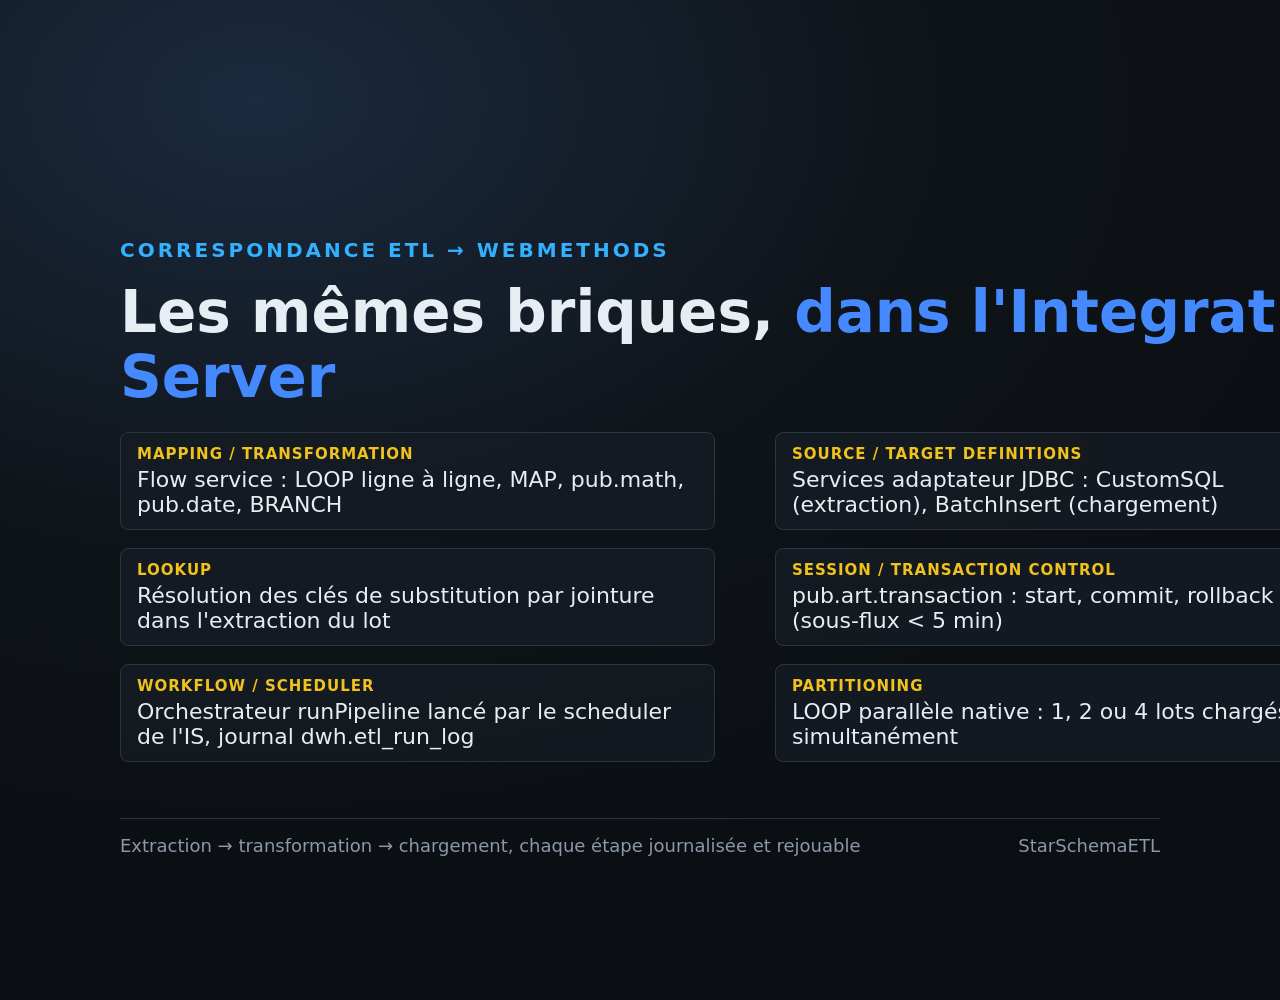
<file: video/cards/flows-fr.html>
<!DOCTYPE html><html lang="fr"><head><meta charset="utf-8"><link rel="stylesheet" href="card.css"></head><body>
<div class="kicker">Correspondance ETL → webMethods</div>
<h1>Les mêmes briques, <span>dans l'Integration Server</span></h1>
<div class="grid">
  <div><b>Mapping / transformation</b>Flow service : LOOP ligne à ligne, MAP, pub.math, pub.date, BRANCH</div>
  <div><b>Source / target definitions</b>Services adaptateur JDBC : CustomSQL (extraction), BatchInsert (chargement)</div>
  <div><b>Lookup</b>Résolution des clés de substitution par jointure dans l'extraction du lot</div>
  <div><b>Session / transaction control</b>pub.art.transaction : start, commit, rollback par lot (sous-flux &lt; 5 min)</div>
  <div><b>Workflow / scheduler</b>Orchestrateur runPipeline lancé par le scheduler de l'IS, journal dwh.etl_run_log</div>
  <div><b>Partitioning</b>LOOP parallèle native : 1, 2 ou 4 lots chargés simultanément</div>
</div>
<div class="foot"><span>Extraction → transformation → chargement, chaque étape journalisée et rejouable</span><span>StarSchemaETL</span></div>
</body></html>
</file>
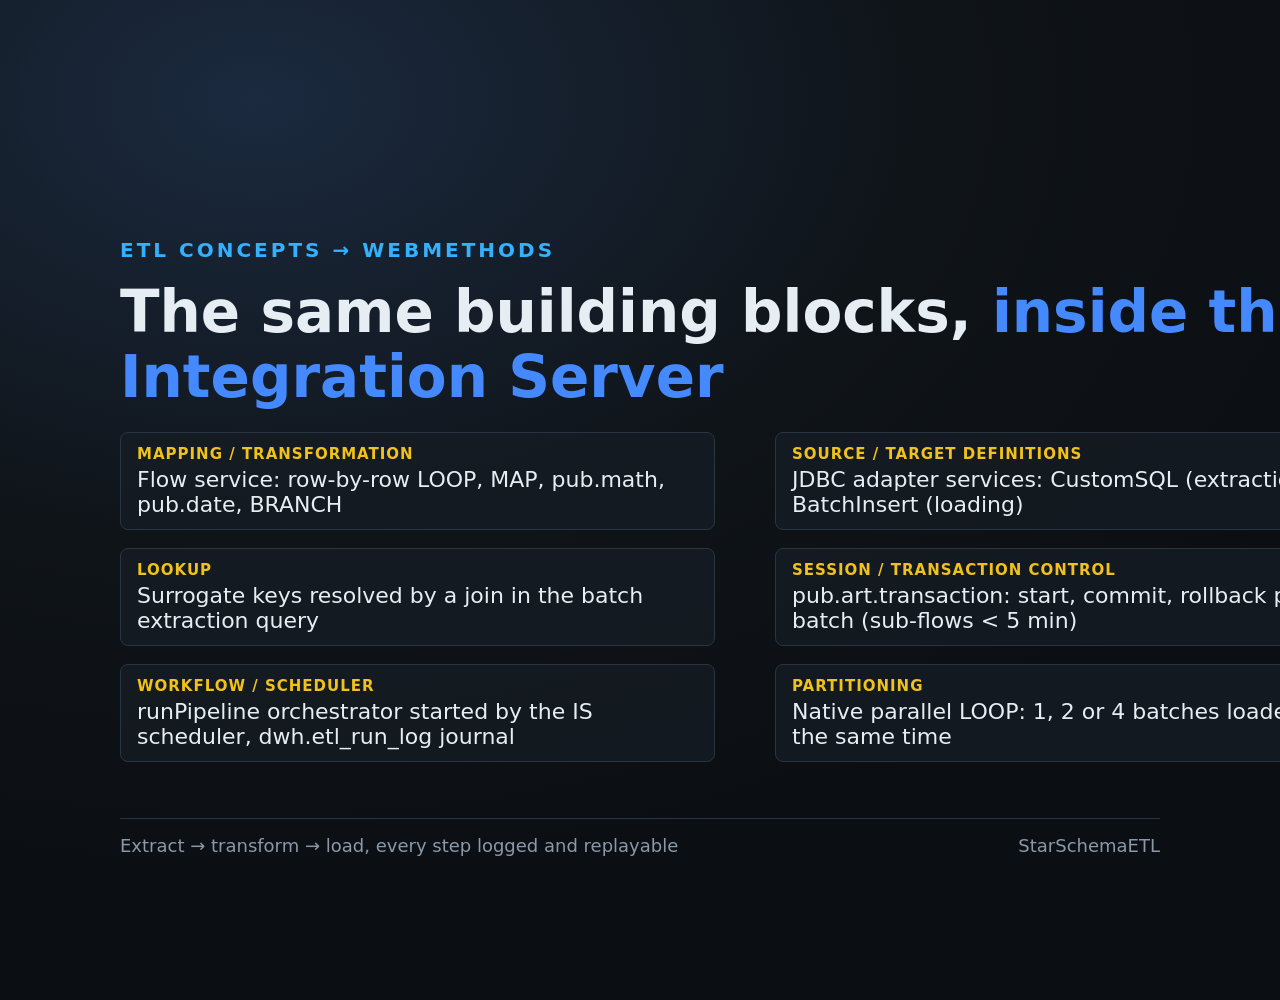
<file: video/cards/flows.html>
<!DOCTYPE html><html lang="en"><head><meta charset="utf-8"><link rel="stylesheet" href="card.css"></head><body>
<div class="kicker">ETL concepts → webMethods</div>
<h1>The same building blocks, <span>inside the Integration Server</span></h1>
<div class="grid">
  <div><b>Mapping / transformation</b>Flow service: row-by-row LOOP, MAP, pub.math, pub.date, BRANCH</div>
  <div><b>Source / target definitions</b>JDBC adapter services: CustomSQL (extraction), BatchInsert (loading)</div>
  <div><b>Lookup</b>Surrogate keys resolved by a join in the batch extraction query</div>
  <div><b>Session / transaction control</b>pub.art.transaction: start, commit, rollback per batch (sub-flows &lt; 5 min)</div>
  <div><b>Workflow / scheduler</b>runPipeline orchestrator started by the IS scheduler, dwh.etl_run_log journal</div>
  <div><b>Partitioning</b>Native parallel LOOP: 1, 2 or 4 batches loaded at the same time</div>
</div>
<div class="foot"><span>Extract → transform → load, every step logged and replayable</span><span>StarSchemaETL</span></div>
</body></html>
</file>
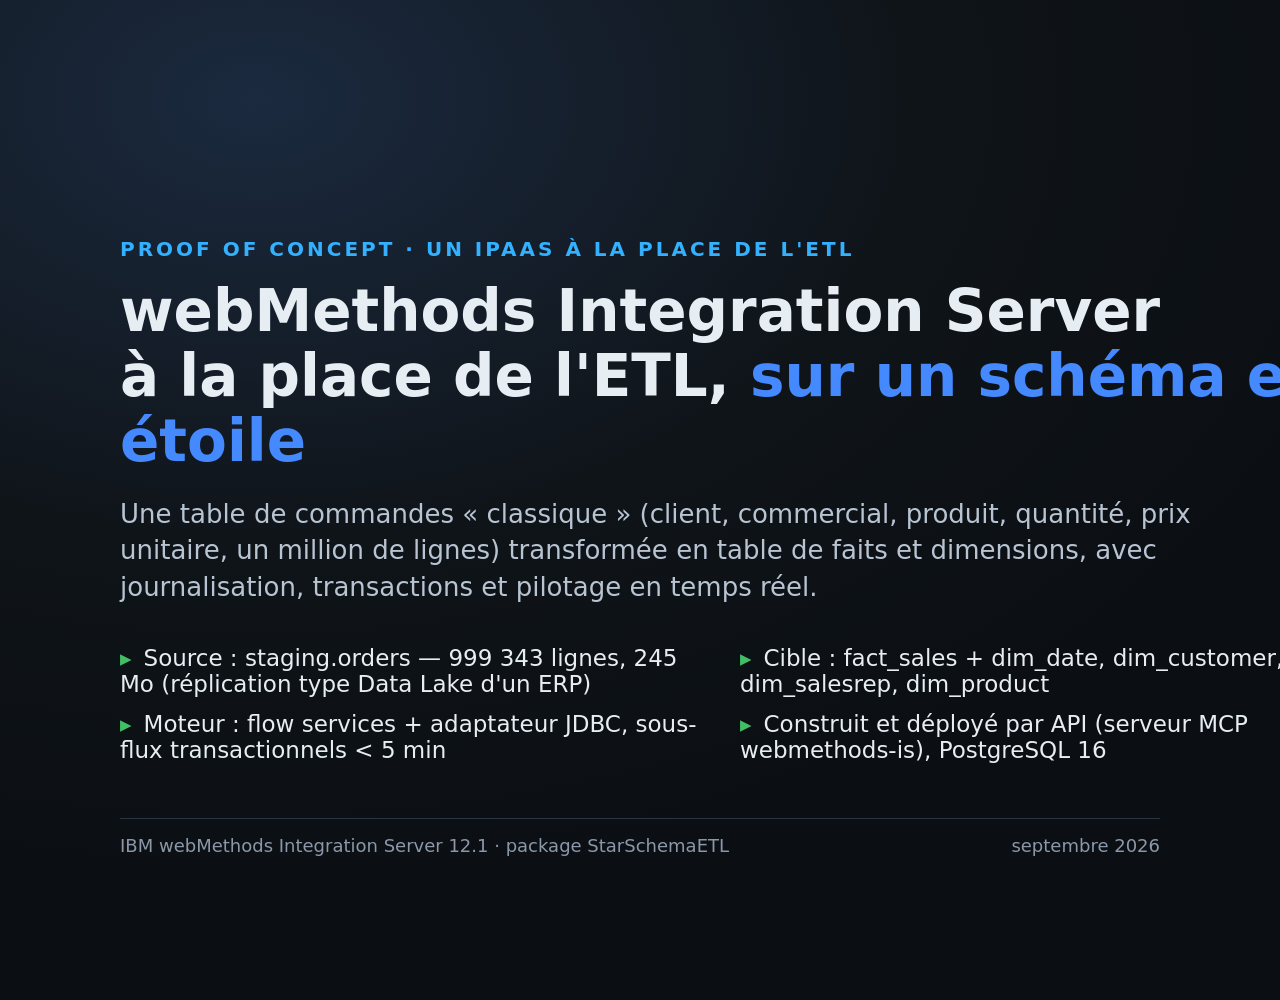
<file: video/cards/intro-fr.html>
<!DOCTYPE html><html lang="fr"><head><meta charset="utf-8"><link rel="stylesheet" href="card.css"></head><body>
<div class="kicker">Proof of concept · un iPaaS à la place de l'ETL</div>
<h1>webMethods Integration Server<br>à la place de l'ETL, <span>sur un schéma en étoile</span></h1>
<p class="sub">Une table de commandes « classique » (client, commercial, produit, quantité, prix unitaire, un million de lignes) transformée en table de faits et dimensions, avec journalisation, transactions et pilotage en temps réel.</p>
<ul>
  <li>Source : staging.orders — 999 343 lignes, 245 Mo (réplication type Data Lake d'un ERP)</li>
  <li>Cible : fact_sales + dim_date, dim_customer, dim_salesrep, dim_product</li>
  <li>Moteur : flow services + adaptateur JDBC, sous-flux transactionnels &lt; 5 min</li>
  <li>Construit et déployé par API (serveur MCP webmethods-is), PostgreSQL 16</li>
</ul>
<div class="foot"><span>IBM webMethods Integration Server 12.1 · package StarSchemaETL</span><span>septembre 2026</span></div>
</body></html>
</file>
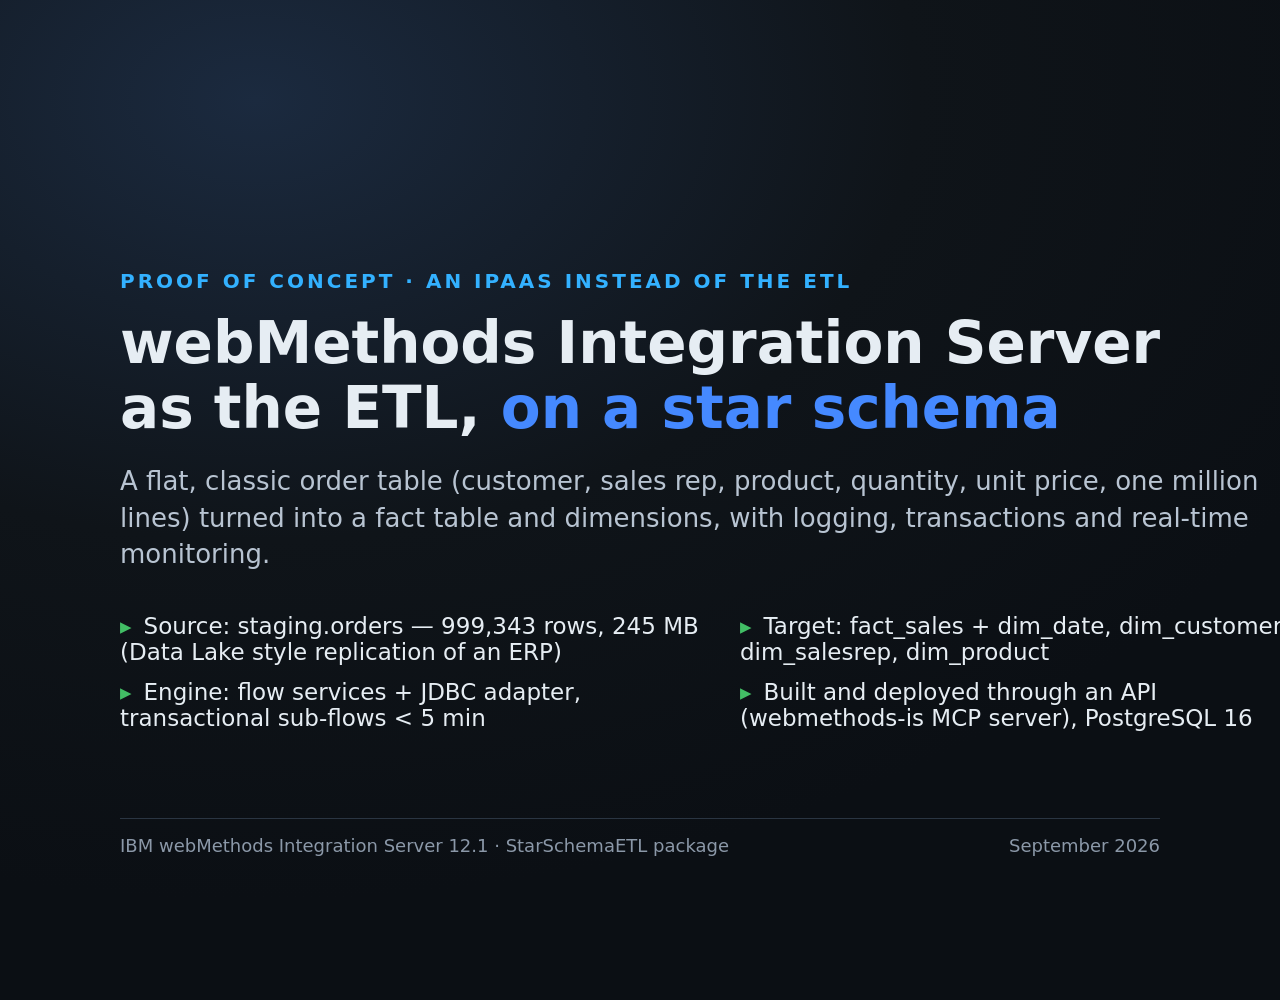
<file: video/cards/intro.html>
<!DOCTYPE html><html lang="en"><head><meta charset="utf-8"><link rel="stylesheet" href="card.css"></head><body>
<div class="kicker">Proof of concept · an iPaaS instead of the ETL</div>
<h1>webMethods Integration Server<br>as the ETL, <span>on a star schema</span></h1>
<p class="sub">A flat, classic order table (customer, sales rep, product, quantity, unit price, one million lines) turned into a fact table and dimensions, with logging, transactions and real-time monitoring.</p>
<ul>
  <li>Source: staging.orders — 999,343 rows, 245 MB (Data Lake style replication of an ERP)</li>
  <li>Target: fact_sales + dim_date, dim_customer, dim_salesrep, dim_product</li>
  <li>Engine: flow services + JDBC adapter, transactional sub-flows &lt; 5 min</li>
  <li>Built and deployed through an API (webmethods-is MCP server), PostgreSQL 16</li>
</ul>
<div class="foot"><span>IBM webMethods Integration Server 12.1 · StarSchemaETL package</span><span>September 2026</span></div>
</body></html>
</file>
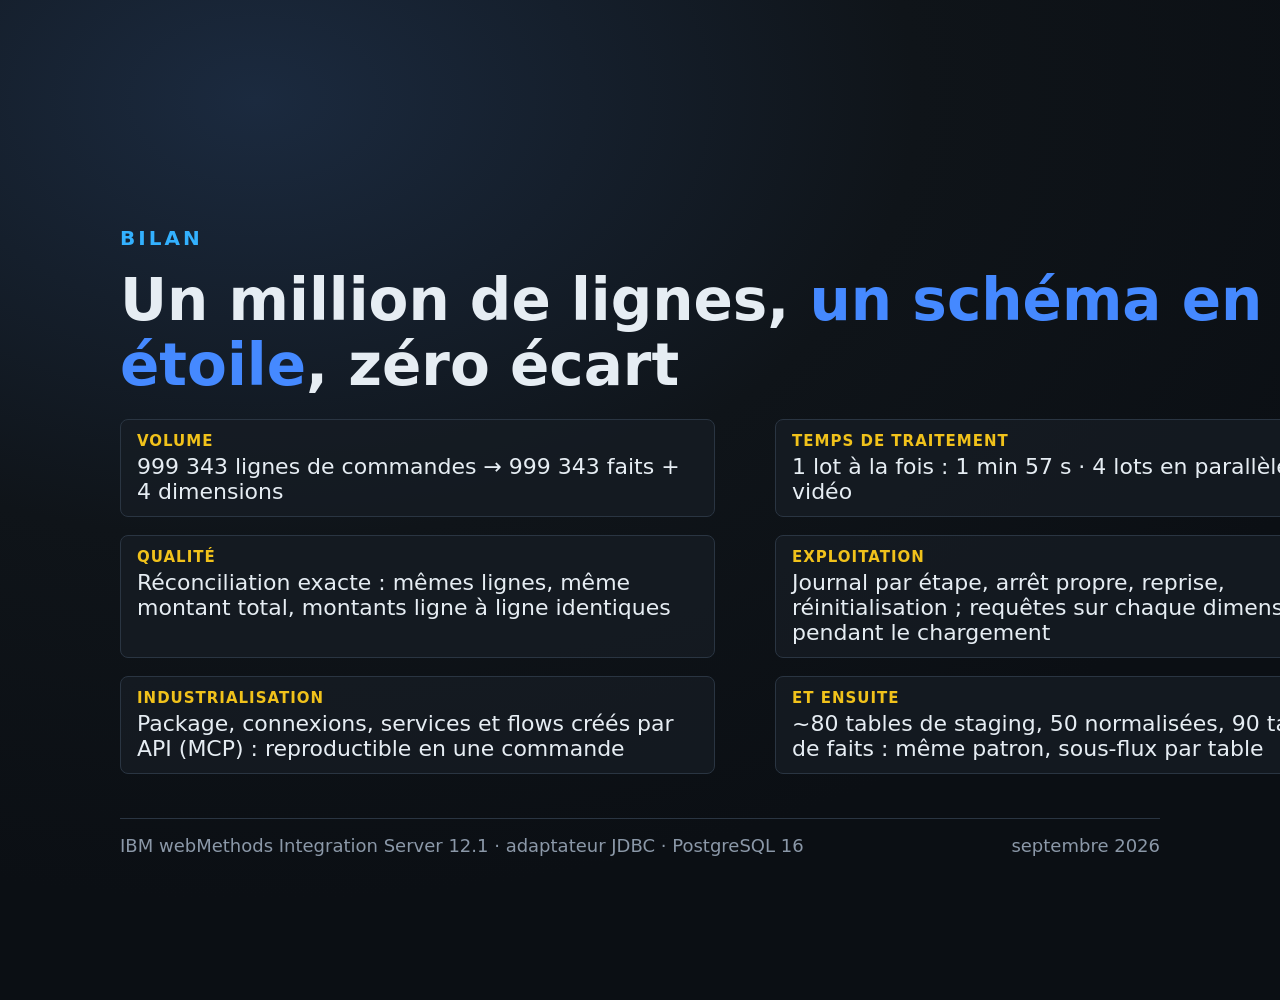
<file: video/cards/outro-fr.html>
<!DOCTYPE html><html lang="fr"><head><meta charset="utf-8"><link rel="stylesheet" href="card.css"></head><body>
<div class="kicker">Bilan</div>
<h1>Un million de lignes, <span>un schéma en étoile</span>, zéro écart</h1>
<div class="grid">
  <div><b>Volume</b>999 343 lignes de commandes → 999 343 faits + 4 dimensions</div>
  <div><b>Temps de traitement</b><span id="t1">1 lot à la fois : 1 min 57 s</span> · <span id="t4">4 lots en parallèle : voir vidéo</span></div>
  <div><b>Qualité</b>Réconciliation exacte : mêmes lignes, même montant total, montants ligne à ligne identiques</div>
  <div><b>Exploitation</b>Journal par étape, arrêt propre, reprise, réinitialisation ; requêtes sur chaque dimension pendant le chargement</div>
  <div><b>Industrialisation</b>Package, connexions, services et flows créés par API (MCP) : reproductible en une commande</div>
  <div><b>Et ensuite</b>~80 tables de staging, 50 normalisées, 90 tables de faits : même patron, sous-flux par table</div>
</div>
<div class="foot"><span>IBM webMethods Integration Server 12.1 · adaptateur JDBC · PostgreSQL 16</span><span>septembre 2026</span></div>
</body></html>
</file>
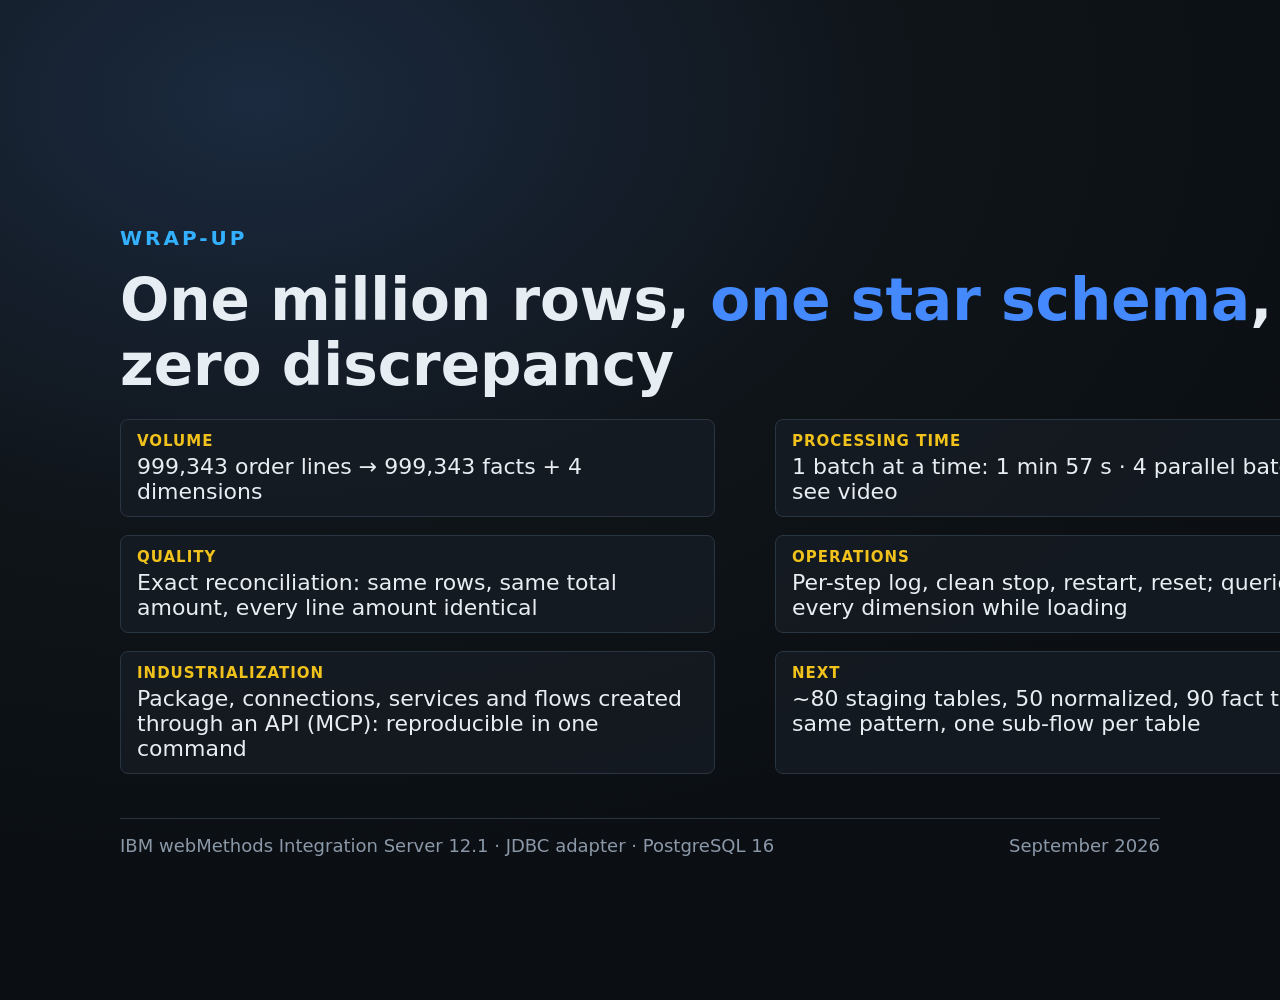
<file: video/cards/outro.html>
<!DOCTYPE html><html lang="en"><head><meta charset="utf-8"><link rel="stylesheet" href="card.css"></head><body>
<div class="kicker">Wrap-up</div>
<h1>One million rows, <span>one star schema</span>, zero discrepancy</h1>
<div class="grid">
  <div><b>Volume</b>999,343 order lines → 999,343 facts + 4 dimensions</div>
  <div><b>Processing time</b><span id="t1">1 batch at a time: 1 min 57 s</span> · <span id="t4">4 parallel batches: see video</span></div>
  <div><b>Quality</b>Exact reconciliation: same rows, same total amount, every line amount identical</div>
  <div><b>Operations</b>Per-step log, clean stop, restart, reset; queries on every dimension while loading</div>
  <div><b>Industrialization</b>Package, connections, services and flows created through an API (MCP): reproducible in one command</div>
  <div><b>Next</b>~80 staging tables, 50 normalized, 90 fact tables: same pattern, one sub-flow per table</div>
</div>
<div class="foot"><span>IBM webMethods Integration Server 12.1 · JDBC adapter · PostgreSQL 16</span><span>September 2026</span></div>
</body></html>
</file>
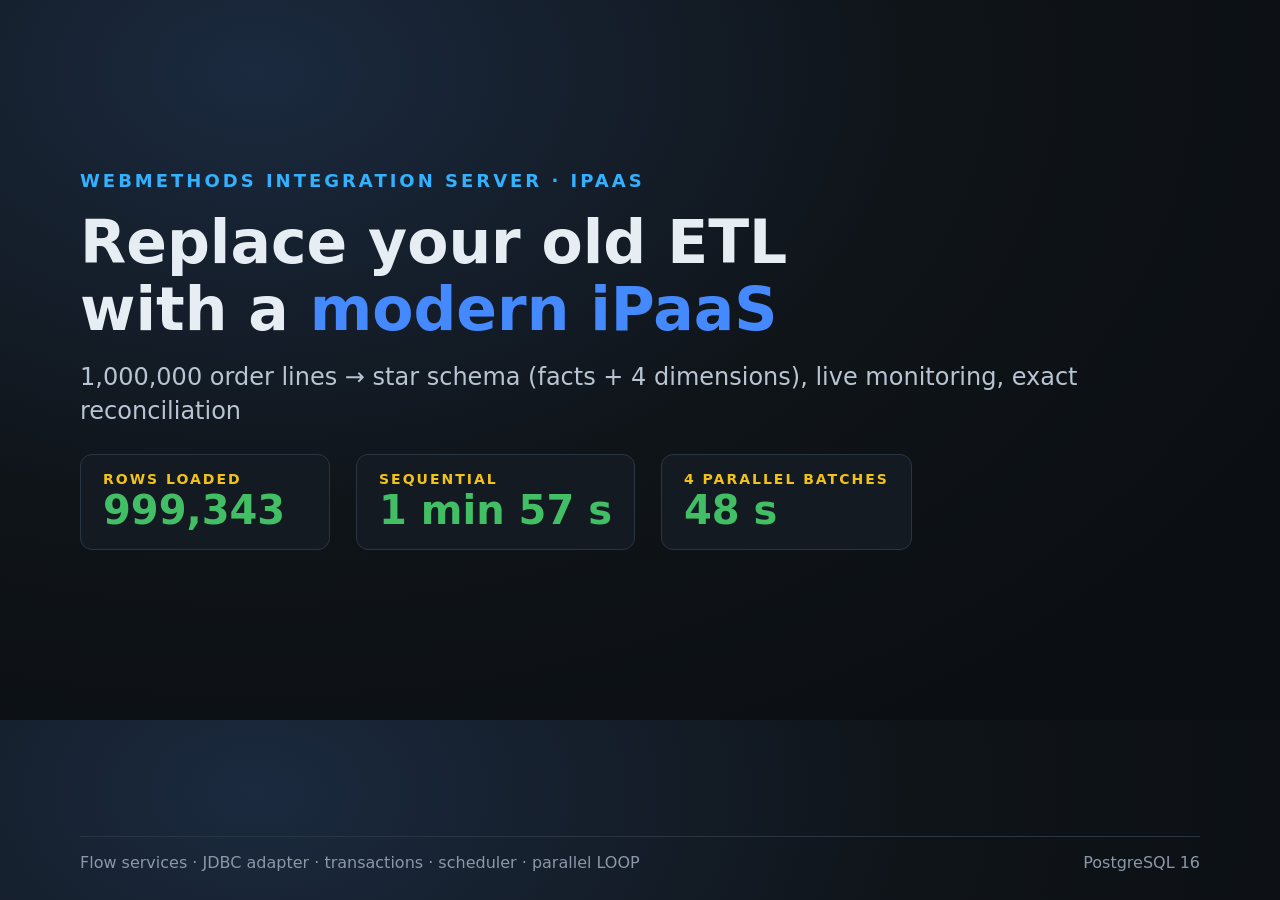
<file: video/cards/thumb.html>
<!DOCTYPE html><html lang="en"><head><meta charset="utf-8"><link rel="stylesheet" href="card.css">
<style>body{width:1280px;height:720px;padding:60px 80px;justify-content:center} h1{font-size:60px;margin-bottom:18px} .kicker{font-size:18px} .row{display:flex;gap:26px;margin-top:26px} .stat{background:rgba(22,28,36,.85);border:1px solid #2a3542;border-radius:12px;padding:16px 22px;min-width:250px} .stat b{display:block;color:#f1c21b;font-size:14px;letter-spacing:2px;text-transform:uppercase} .stat span{font-size:40px;font-weight:700;color:#42be65} .foot{bottom:28px;left:80px;right:80px;font-size:16px}</style></head><body>
<div class="kicker">webMethods Integration Server · iPaaS</div>
<h1>Replace your old ETL<br>with a <span>modern iPaaS</span></h1>
<p class="sub" style="font-size:24px;margin-bottom:0">1,000,000 order lines → star schema (facts + 4 dimensions), live monitoring, exact reconciliation</p>
<div class="row"><div class="stat"><b>Rows loaded</b><span>999,343</span></div><div class="stat"><b>Sequential</b><span id="t1">1 min 57 s</span></div><div class="stat"><b>4 parallel batches</b><span id="t4">48 s</span></div></div>
<div class="foot"><span>Flow services · JDBC adapter · transactions · scheduler · parallel LOOP</span><span>PostgreSQL 16</span></div>
</body></html>
</file>
<file: video/cards/card.css>
* { box-sizing: border-box; }
body { margin: 0; width: 1500px; height: 1000px; background: radial-gradient(1200px 800px at 20% 10%, #1b2a3f 0%, #0f1419 55%, #0b0f14 100%); color: #e6edf3; font-family: "IBM Plex Sans", "Segoe UI", system-ui, sans-serif; display: flex; flex-direction: column; justify-content: center; padding: 90px 120px; }
.kicker { color: #33b1ff; font-size: 20px; letter-spacing: 3px; text-transform: uppercase; font-weight: 600; margin-bottom: 18px; }
h1 { font-size: 58px; line-height: 1.12; margin: 0 0 22px; font-weight: 600; }
h1 span { color: #4589ff; }
p.sub { font-size: 26px; color: #b8c4d2; margin: 0 0 40px; max-width: 1150px; line-height: 1.4; }
ul { list-style: none; padding: 0; margin: 0; display: grid; grid-template-columns: 1fr 1fr; gap: 14px 40px; font-size: 23px; max-width: 1200px; }
ul li::before { content: "▸"; color: #42be65; margin-right: 12px; }
.foot { position: absolute; bottom: 44px; left: 120px; right: 120px; display: flex; justify-content: space-between; color: #8b98a8; font-size: 18px; border-top: 1px solid #2a3542; padding-top: 16px; }
.grid { display: grid; grid-template-columns: 1fr 1fr; gap: 18px 60px; font-size: 22px; max-width: 1250px; }
.grid div { padding: 12px 16px; background: rgba(22,28,36,.8); border: 1px solid #2a3542; border-radius: 8px; }
.grid b { color: #f1c21b; display: block; font-size: 15px; letter-spacing: 1px; text-transform: uppercase; margin-bottom: 4px; }
.arrow { color: #4589ff; }
.big { font-size: 64px; font-weight: 700; color: #42be65; }
</file>
